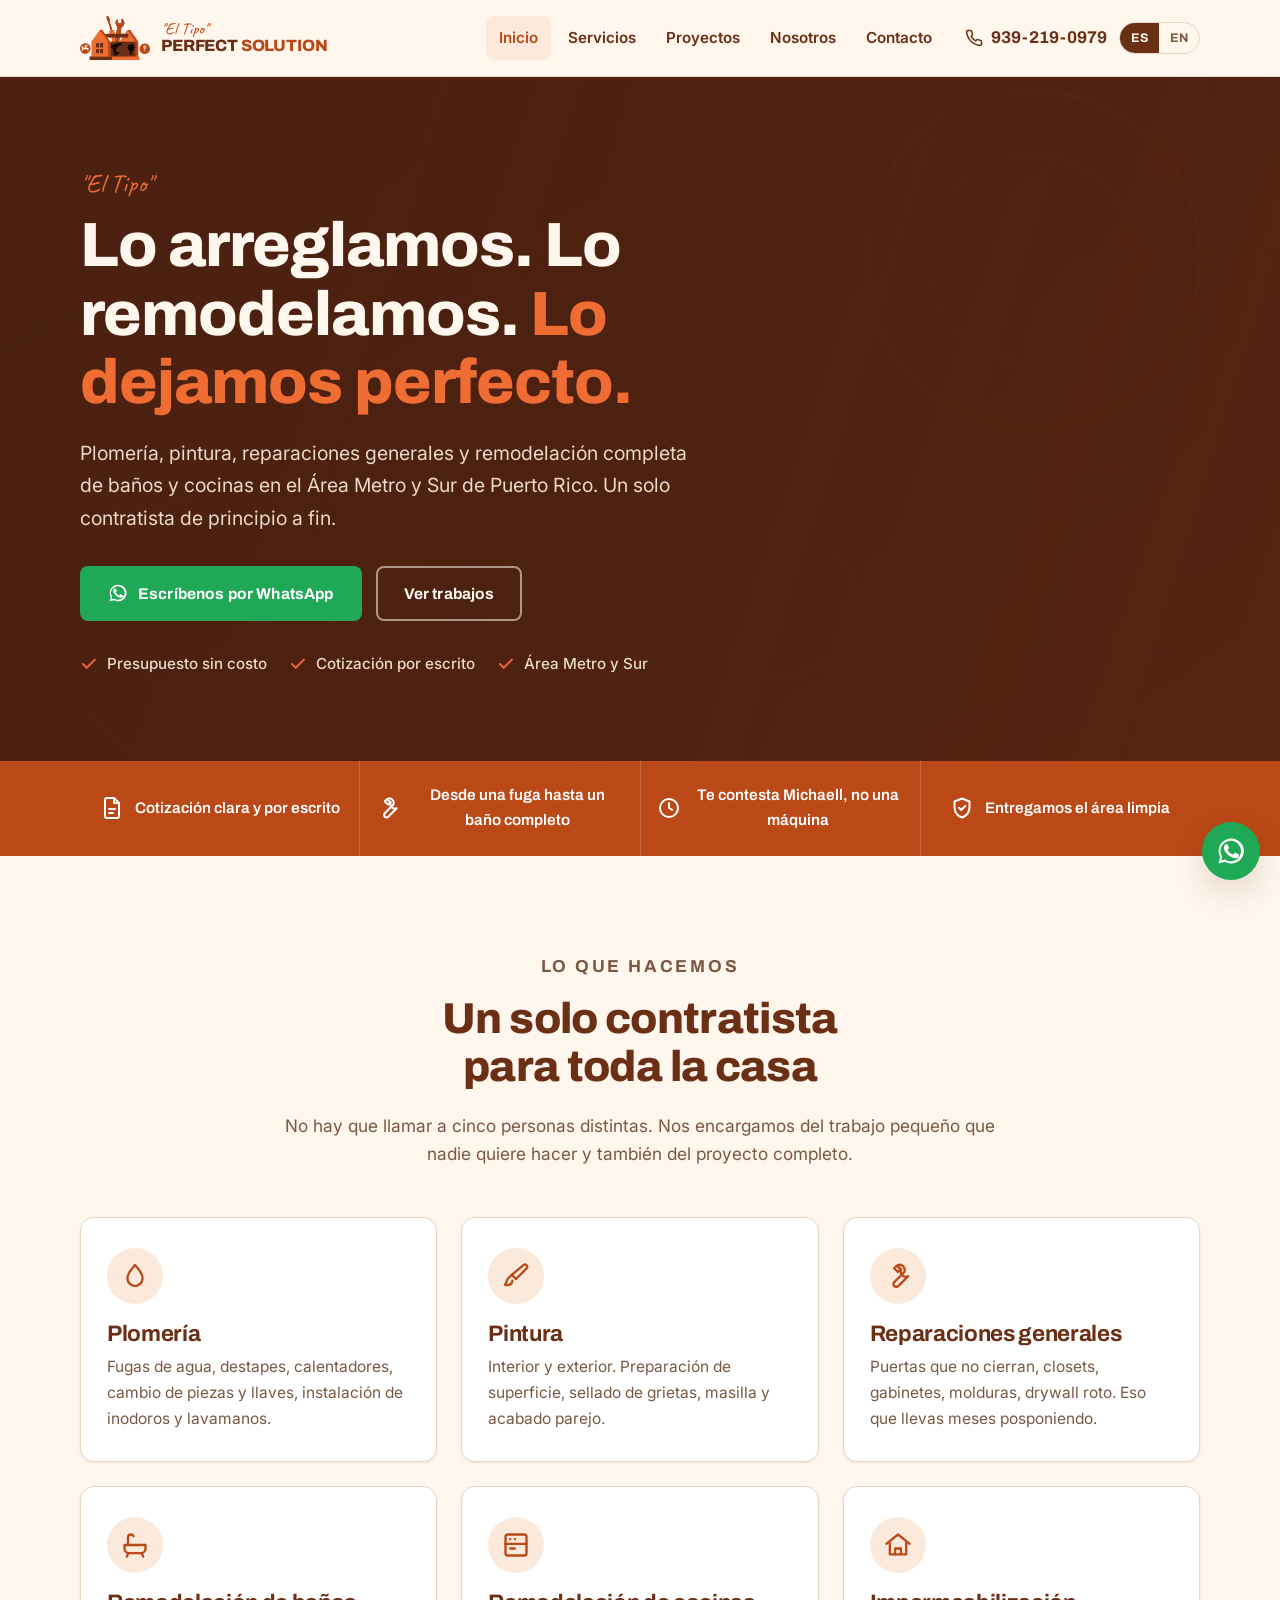
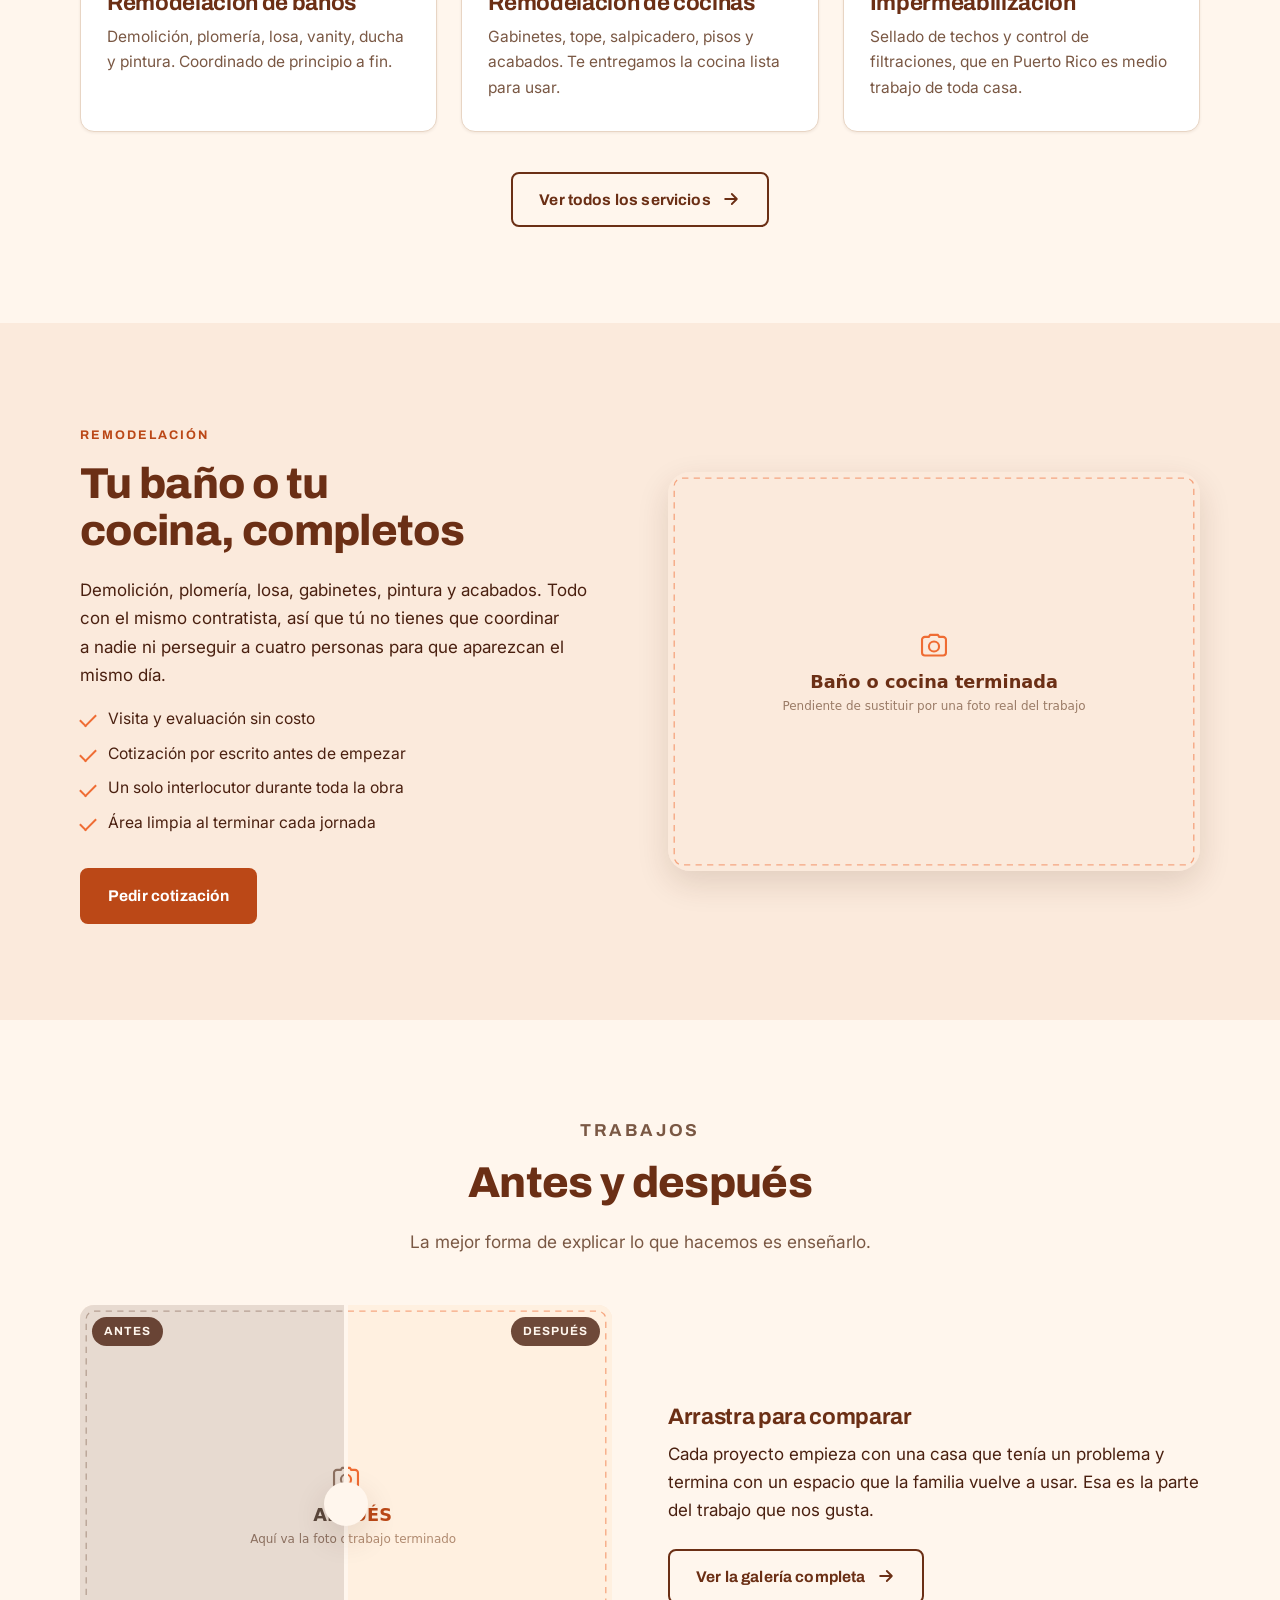
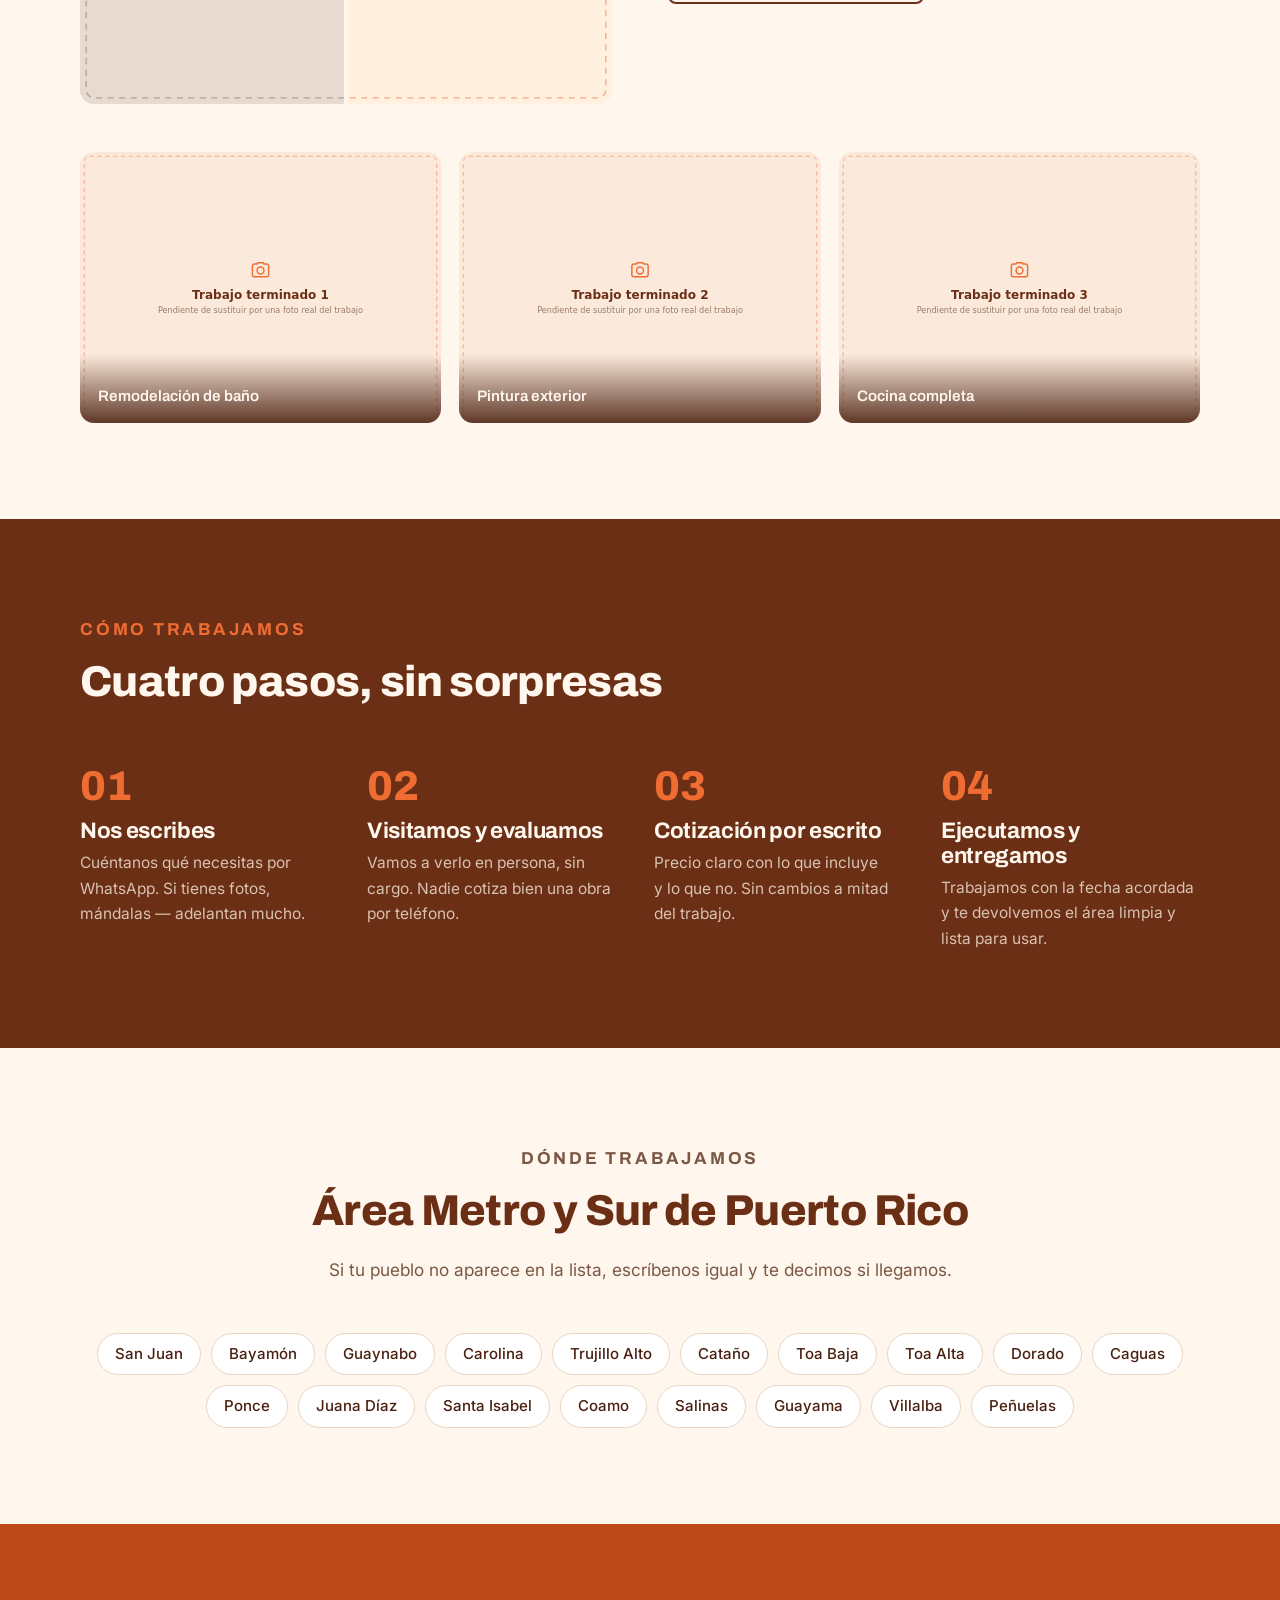
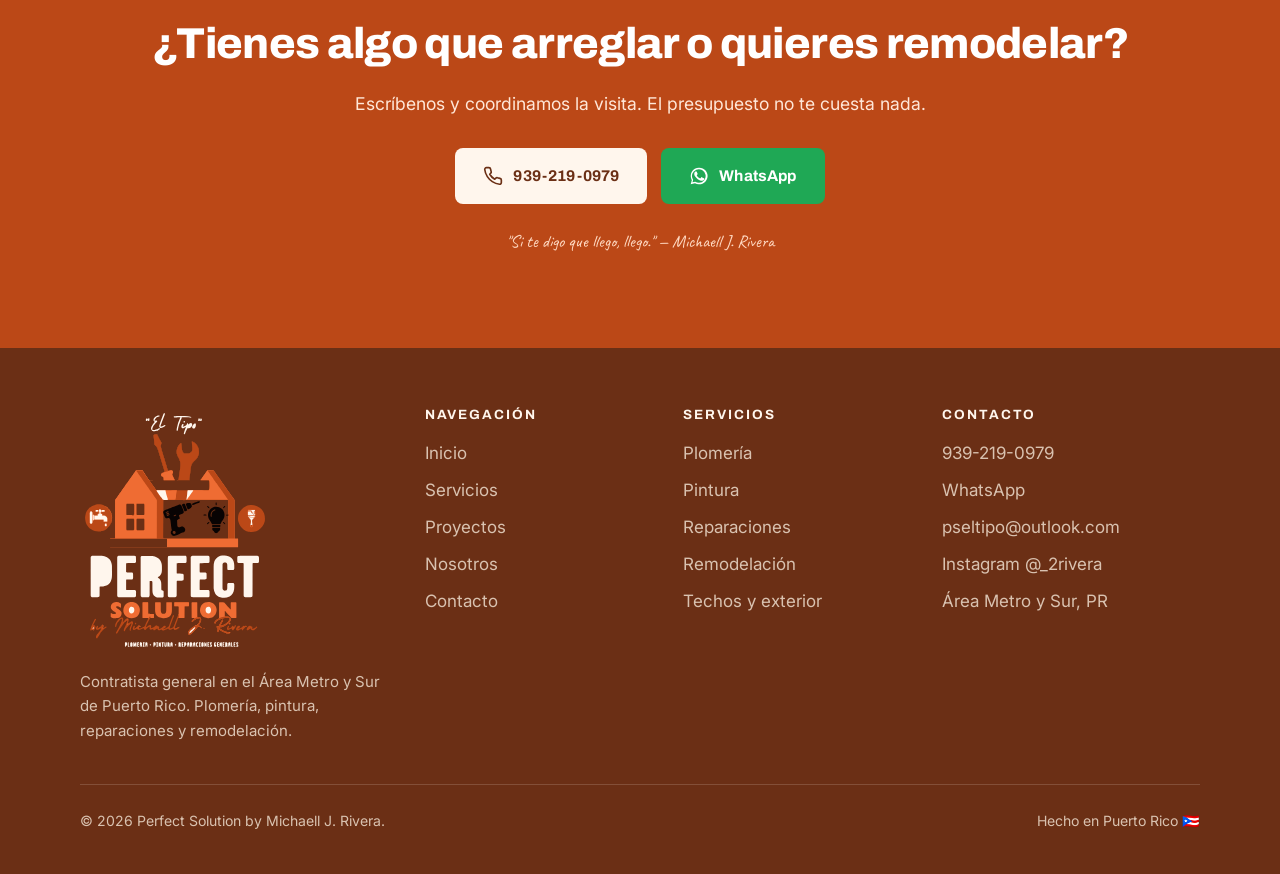
<file: index.html>
<!doctype html>
<html lang="es-PR">
<head>
<meta charset="utf-8">
<meta name="viewport" content="width=device-width, initial-scale=1">
<title>Perfect Solution | Contratista general, plomería y remodelación en Puerto Rico</title>
<meta name="description" content="Contratista general en el Área Metro y Sur de Puerto Rico. Plomería, pintura, reparaciones generales y remodelación completa de baños y cocinas. Presupuesto sin costo. WhatsApp 939-219-0979.">
<link rel="canonical" href="https://bryancampoos.github.io/powersolution/">
<link rel="alternate" hreflang="es-pr" href="https://bryancampoos.github.io/powersolution/">
<link rel="alternate" hreflang="en" href="https://bryancampoos.github.io/powersolution/en/">
<link rel="alternate" hreflang="x-default" href="https://bryancampoos.github.io/powersolution/">

<meta property="og:type" content="website">
<meta property="og:locale" content="es_PR">
<meta property="og:title" content="Perfect Solution | Contratista general, plomería y remodelación en Puerto Rico">
<meta property="og:description" content="Contratista general en el Área Metro y Sur de Puerto Rico. Plomería, pintura, reparaciones generales y remodelación completa de baños y cocinas. Presupuesto sin costo. WhatsApp 939-219-0979.">
<meta property="og:url" content="https://bryancampoos.github.io/powersolution/">
<meta property="og:image" content="https://bryancampoos.github.io/powersolution/assets/logo/logo-512.png">
<meta name="theme-color" content="#6B2F15">

<link rel="icon" href="favicon.ico" sizes="any">
<link rel="icon" href="assets/logo/isotipo.svg" type="image/svg+xml">
<link rel="apple-touch-icon" href="apple-touch-icon.png">
<link rel="manifest" href="site.webmanifest">

<link rel="preconnect" href="https://fonts.googleapis.com">
<link rel="preconnect" href="https://fonts.gstatic.com" crossorigin>
<link rel="stylesheet" href="https://fonts.googleapis.com/css2?family=Archivo:wght@600;700;800&family=Caveat:wght@600&family=Inter:wght@400;500;600&display=swap">
<link rel="stylesheet" href="assets/css/styles.css">
<script>document.documentElement.classList.add('js')</script>
<script type="application/ld+json">
{
  "@context": "https://schema.org",
  "@type": "HomeAndConstructionBusiness",
  "name": "Perfect Solution",
  "alternateName": "Perfect Solution by Michaell J. Rivera",
  "description": "Contratista general: plomeria, pintura, reparaciones generales y remodelacion de banos y cocinas en Puerto Rico.",
  "image": "https://bryancampoos.github.io/powersolution/assets/logo/logo-512.png",
  "logo": "https://bryancampoos.github.io/powersolution/assets/logo/logo.svg",
  "url": "https://bryancampoos.github.io/powersolution/",
  "telephone": "+1-939-219-0979",
  "email": "pseltipo@outlook.com",
  "priceRange": "$$",
  "sameAs": [ "https://www.instagram.com/_2rivera/" ],
  "founder": { "@type": "Person", "name": "Michaell J. Rivera" },
  "address": { "@type": "PostalAddress", "addressRegion": "PR", "addressCountry": "US" },
  "areaServed": [
    { "@type": "AdministrativeArea", "name": "Area Metropolitana de San Juan, Puerto Rico" },
    { "@type": "AdministrativeArea", "name": "Region Sur de Puerto Rico" }
  ],
  "hasOfferCatalog": {
    "@type": "OfferCatalog",
    "name": "Servicios",
    "itemListElement": [
      { "@type": "Offer", "itemOffered": { "@type": "Service", "name": "Plomeria" } },
      { "@type": "Offer", "itemOffered": { "@type": "Service", "name": "Pintura interior y exterior" } },
      { "@type": "Offer", "itemOffered": { "@type": "Service", "name": "Reparaciones generales" } },
      { "@type": "Offer", "itemOffered": { "@type": "Service", "name": "Remodelacion de banos" } },
      { "@type": "Offer", "itemOffered": { "@type": "Service", "name": "Remodelacion de cocinas" } },
      { "@type": "Offer", "itemOffered": { "@type": "Service", "name": "Impermeabilizacion y sellado de techos" } }
    ]
  }
}
</script>
</head>
<body>

<a class="saltar" href="#principal">Saltar al contenido</a>

<svg width="0" height="0" style="position:absolute" aria-hidden="true" focusable="false"><defs>
  <symbol id="i-tel" viewBox="0 0 24 24" fill="none" stroke="currentColor" stroke-width="2" stroke-linecap="round" stroke-linejoin="round"><path d="M22 16.9v3a2 2 0 0 1-2.2 2 19.8 19.8 0 0 1-8.6-3.1 19.5 19.5 0 0 1-6-6A19.8 19.8 0 0 1 2.1 4.2 2 2 0 0 1 4.1 2h3a2 2 0 0 1 2 1.7c.1 1 .4 1.9.7 2.8a2 2 0 0 1-.5 2.1L8.1 9.9a16 16 0 0 0 6 6l1.3-1.3a2 2 0 0 1 2.1-.4c.9.3 1.8.6 2.8.7a2 2 0 0 1 1.7 2z"/></symbol>
  <symbol id="i-wa" viewBox="0 0 24 24" fill="currentColor"><path d="M17.5 14.4c-.3-.2-1.7-.9-2-1-.3-.1-.5-.2-.7.1-.2.3-.7 1-.9 1.2-.2.2-.3.2-.6.1-.3-.2-1.2-.5-2.3-1.4-.9-.8-1.4-1.7-1.6-2-.2-.3 0-.5.1-.6l.5-.5c.1-.2.2-.3.3-.5 0-.2 0-.4 0-.5 0-.2-.7-1.6-.9-2.2-.2-.6-.5-.5-.7-.5h-.6c-.2 0-.5.1-.8.4-.3.3-1 1-1 2.5s1.1 2.9 1.2 3.1c.2.2 2.1 3.2 5.1 4.4.7.3 1.3.5 1.7.6.7.2 1.4.2 1.9.1.6-.1 1.7-.7 2-1.4.2-.7.2-1.3.2-1.4-.1-.1-.3-.2-.6-.3z"/><path d="M12 2a10 10 0 0 0-8.6 15L2 22l5.2-1.4A10 10 0 1 0 12 2zm0 18.2c-1.6 0-3.1-.4-4.4-1.2l-.3-.2-3.1.8.8-3-.2-.3a8.2 8.2 0 1 1 7.2 3.9z"/></symbol>
  <symbol id="i-check" viewBox="0 0 24 24" fill="none" stroke="currentColor" stroke-width="2.4" stroke-linecap="round" stroke-linejoin="round"><path d="M20 6 9 17l-5-5"/></symbol>
  <symbol id="i-gota" viewBox="0 0 24 24" fill="none" stroke="currentColor" stroke-width="2" stroke-linecap="round" stroke-linejoin="round"><path d="M12 2.5S5.5 9.6 5.5 14a6.5 6.5 0 0 0 13 0c0-4.4-6.5-11.5-6.5-11.5z"/></symbol>
  <symbol id="i-brocha" viewBox="0 0 24 24" fill="none" stroke="currentColor" stroke-width="2" stroke-linecap="round" stroke-linejoin="round"><path d="M18.4 2.6a2 2 0 0 1 2.8 2.8L12 14.6 8.4 11z"/><path d="M8.4 11 5 14.4c-1 1-1 3.6-2.5 5.1 0 0 3.5.9 5.4-1a3.5 3.5 0 0 0 1-2.4"/></symbol>
  <symbol id="i-llave" viewBox="0 0 24 24" fill="none" stroke="currentColor" stroke-width="2" stroke-linecap="round" stroke-linejoin="round"><path d="M14.7 6.3a4.5 4.5 0 0 0 6 5.9l-8.5 8.5a2.4 2.4 0 0 1-3.4-3.4l8.5-8.5a4.5 4.5 0 0 0-5.9-6L14 6.4 11.9 8.6 8.7 5.4 10.9 3.2z"/></symbol>
  <symbol id="i-bano" viewBox="0 0 24 24" fill="none" stroke="currentColor" stroke-width="2" stroke-linecap="round" stroke-linejoin="round"><path d="M3 12h18v3a4 4 0 0 1-4 4H7a4 4 0 0 1-4-4z"/><path d="M6 12V5.5A2.5 2.5 0 0 1 8.5 3c1 0 1.8.6 2.2 1.4"/><path d="M6 19.5 5 22M18 19.5 19 22"/></symbol>
  <symbol id="i-cocina" viewBox="0 0 24 24" fill="none" stroke="currentColor" stroke-width="2" stroke-linecap="round" stroke-linejoin="round"><rect x="3" y="3" width="18" height="18" rx="2"/><path d="M3 11h18M7 7h.01M11 7h.01M7 15h4"/></symbol>
  <symbol id="i-techo" viewBox="0 0 24 24" fill="none" stroke="currentColor" stroke-width="2" stroke-linecap="round" stroke-linejoin="round"><path d="M2 11 12 3l10 8"/><path d="M5 10.5V20h14v-9.5"/><path d="M9.5 20v-5h5v5"/></symbol>
  <symbol id="i-doc" viewBox="0 0 24 24" fill="none" stroke="currentColor" stroke-width="2" stroke-linecap="round" stroke-linejoin="round"><path d="M14 2H7a2 2 0 0 0-2 2v16a2 2 0 0 0 2 2h10a2 2 0 0 0 2-2V7z"/><path d="M14 2v5h5M9 13h6M9 17h4"/></symbol>
  <symbol id="i-reloj" viewBox="0 0 24 24" fill="none" stroke="currentColor" stroke-width="2" stroke-linecap="round" stroke-linejoin="round"><circle cx="12" cy="12" r="9"/><path d="M12 7v5l3.2 1.8"/></symbol>
  <symbol id="i-mapa" viewBox="0 0 24 24" fill="none" stroke="currentColor" stroke-width="2" stroke-linecap="round" stroke-linejoin="round"><path d="M20 10.5c0 5.5-8 12-8 12s-8-6.5-8-12a8 8 0 1 1 16 0z"/><circle cx="12" cy="10.3" r="2.8"/></symbol>
  <symbol id="i-mail" viewBox="0 0 24 24" fill="none" stroke="currentColor" stroke-width="2" stroke-linecap="round" stroke-linejoin="round"><rect x="2.5" y="4.5" width="19" height="15" rx="2"/><path d="m3 6.5 9 6 9-6"/></symbol>
  <symbol id="i-flecha" viewBox="0 0 24 24" fill="none" stroke="currentColor" stroke-width="2.2" stroke-linecap="round" stroke-linejoin="round"><path d="M5 12h14M13 6l6 6-6 6"/></symbol>
  <symbol id="i-escudo" viewBox="0 0 24 24" fill="none" stroke="currentColor" stroke-width="2" stroke-linecap="round" stroke-linejoin="round"><path d="M12 2.5 4.5 5.5V11c0 5 3.2 9 7.5 10.5 4.3-1.5 7.5-5.5 7.5-10.5V5.5z"/><path d="m9 11.8 2.2 2.2 4-4"/></symbol>
  <symbol id="i-ventana" viewBox="0 0 24 24" fill="none" stroke="currentColor" stroke-width="2" stroke-linecap="round" stroke-linejoin="round"><rect x="3.5" y="3.5" width="17" height="17" rx="2"/><path d="M12 3.5v17M3.5 12h17"/></symbol>
  <symbol id="i-regla" viewBox="0 0 24 24" fill="none" stroke="currentColor" stroke-width="2" stroke-linecap="round" stroke-linejoin="round"><path d="M15.6 2.6 21.4 8.4a2 2 0 0 1 0 2.8L11.2 21.4a2 2 0 0 1-2.8 0L2.6 15.6a2 2 0 0 1 0-2.8L12.8 2.6a2 2 0 0 1 2.8 0z"/><path d="m7 11 2 2M10 8l2 2M13 5l2 2"/></symbol>
  <symbol id="i-ig" viewBox="0 0 24 24" fill="none" stroke="currentColor" stroke-width="2" stroke-linecap="round" stroke-linejoin="round"><rect x="2.6" y="2.6" width="18.8" height="18.8" rx="5.4"/><circle cx="12" cy="12" r="4.2"/><circle cx="17.5" cy="6.5" r="1.15" fill="currentColor" stroke="none"/></symbol>
</defs></svg>
<header class="header">
  <div class="contenedor header__fila">
    <a class="marca" href="index.html" aria-label="Perfect Solution — inicio">
      <img src="assets/logo/isotipo.svg" alt="" width="44" height="44">
      <span class="marca__texto">
        <span class="marca__apodo">"El Tipo"</span>
        <span class="marca__nombre">Perfect <span>Solution</span></span>
      </span>
    </a>

    <button class="hamburguesa" type="button" aria-expanded="false" aria-controls="menu" aria-label="Abrir menú">
      <span></span>
    </button>

    <nav class="nav" id="menu" aria-label="Principal">
      <ul>
        <li><a href="index.html" aria-current="page">Inicio</a></li>
        <li><a href="servicios.html">Servicios</a></li>
        <li><a href="proyectos.html">Proyectos</a></li>
        <li><a href="nosotros.html">Nosotros</a></li>
        <li><a href="contacto.html">Contacto</a></li>
      </ul>
    </nav>

    <div class="header__acciones">
      <a class="tel-header" href="tel:+19392190979">
        <svg aria-hidden="true"><use href="#i-tel"/></svg>
        <span>939-219-0979</span>
      </a>
      <div class="idioma">
        <a href="index.html" aria-current="true" hreflang="es">ES</a>
        <a href="en/index.html" hreflang="en">EN</a>
      </div>
    </div>
  </div>
</header>

<main id="principal">

  <section class="hero">
    <div class="hero__fondo">
      <img src="assets/img/hero.svg" alt="" width="1600" height="900" fetchpriority="high">
    </div>
    <div class="contenedor">
     <div class="hero__contenido">
      <p class="hero__apodo">"El Tipo"</p>
      <h1>Lo arreglamos. Lo remodelamos. <em>Lo dejamos perfecto.</em></h1>
      <p class="hero__bajada">Plomería, pintura, reparaciones generales y remodelación completa de baños y cocinas en el Área Metro y Sur de Puerto Rico. Un solo contratista de principio a fin.</p>
      <div class="grupo-btn">
        <a class="btn btn--wa" href="https://wa.me/19392190979?text=Hola%20Michaell%2C%20vi%20su%20p%C3%A1gina%20y%20necesito%20ayuda%20con..." target="_blank" rel="noopener">
          <svg aria-hidden="true"><use href="#i-wa"/></svg>
          Escríbenos por WhatsApp
        </a>
        <a class="btn btn--fantasma-claro" href="proyectos.html">Ver trabajos</a>
      </div>
      <ul class="hero__sellos">
        <li><svg aria-hidden="true"><use href="#i-check"/></svg> Presupuesto sin costo</li>
        <li><svg aria-hidden="true"><use href="#i-check"/></svg> Cotización por escrito</li>
        <li><svg aria-hidden="true"><use href="#i-check"/></svg> Área Metro y Sur</li>
      </ul>
     </div>
    </div>
  </section>

  <section class="confianza">
    <div class="contenedor">
      <ul>
        <li><svg aria-hidden="true"><use href="#i-doc"/></svg> Cotización clara y por escrito</li>
        <li><svg aria-hidden="true"><use href="#i-llave"/></svg> Desde una fuga hasta un baño completo</li>
        <li><svg aria-hidden="true"><use href="#i-reloj"/></svg> Te contesta Michaell, no una máquina</li>
        <li><svg aria-hidden="true"><use href="#i-escudo"/></svg> Entregamos el área limpia</li>
      </ul>
    </div>
  </section>

  <section class="seccion">
    <div class="contenedor">
      <div class="encabezado-seccion centrado revelar">
        <p class="antetitulo">Lo que hacemos</p>
        <h2>Un solo contratista para toda la casa</h2>
        <p>No hay que llamar a cinco personas distintas. Nos encargamos del trabajo pequeño que nadie quiere hacer y también del proyecto completo.</p>
      </div>

      <div class="rejilla rejilla--3">
        <article class="tarjeta revelar">
          <div class="tarjeta__icono"><svg aria-hidden="true"><use href="#i-gota"/></svg></div>
          <h3>Plomería</h3>
          <p>Fugas de agua, destapes, calentadores, cambio de piezas y llaves, instalación de inodoros y lavamanos.</p>
        </article>
        <article class="tarjeta revelar">
          <div class="tarjeta__icono"><svg aria-hidden="true"><use href="#i-brocha"/></svg></div>
          <h3>Pintura</h3>
          <p>Interior y exterior. Preparación de superficie, sellado de grietas, masilla y acabado parejo.</p>
        </article>
        <article class="tarjeta revelar">
          <div class="tarjeta__icono"><svg aria-hidden="true"><use href="#i-llave"/></svg></div>
          <h3>Reparaciones generales</h3>
          <p>Puertas que no cierran, closets, gabinetes, molduras, drywall roto. Eso que llevas meses posponiendo.</p>
        </article>
        <article class="tarjeta revelar">
          <div class="tarjeta__icono"><svg aria-hidden="true"><use href="#i-bano"/></svg></div>
          <h3>Remodelación de baños</h3>
          <p>Demolición, plomería, losa, vanity, ducha y pintura. Coordinado de principio a fin.</p>
        </article>
        <article class="tarjeta revelar">
          <div class="tarjeta__icono"><svg aria-hidden="true"><use href="#i-cocina"/></svg></div>
          <h3>Remodelación de cocinas</h3>
          <p>Gabinetes, tope, salpicadero, pisos y acabados. Te entregamos la cocina lista para usar.</p>
        </article>
        <article class="tarjeta revelar">
          <div class="tarjeta__icono"><svg aria-hidden="true"><use href="#i-techo"/></svg></div>
          <h3>Impermeabilización</h3>
          <p>Sellado de techos y control de filtraciones, que en Puerto Rico es medio trabajo de toda casa.</p>
        </article>
      </div>

      <div class="grupo-btn revelar" style="margin-top:40px;justify-content:center">
        <a class="btn btn--secundario" href="servicios.html">
          Ver todos los servicios
          <svg aria-hidden="true"><use href="#i-flecha"/></svg>
        </a>
      </div>
    </div>
  </section>

  <section class="seccion seccion--alt">
    <div class="contenedor dos-col">
      <div class="revelar">
        <p class="antetitulo">Remodelación</p>
        <h2>Tu baño o tu cocina, completos</h2>
        <p>Demolición, plomería, losa, gabinetes, pintura y acabados. Todo con el mismo contratista, así que tú no tienes que coordinar a nadie ni perseguir a cuatro personas para que aparezcan el mismo día.</p>
        <ul class="lista-marcas">
          <li>Visita y evaluación sin costo</li>
          <li>Cotización por escrito antes de empezar</li>
          <li>Un solo interlocutor durante toda la obra</li>
          <li>Área limpia al terminar cada jornada</li>
        </ul>
        <div class="grupo-btn" style="margin-top:32px">
          <a class="btn btn--primario" href="contacto.html">Pedir cotización</a>
        </div>
      </div>
      <div class="dos-col__media revelar">
        <img src="assets/img/remodelacion.svg" alt="Baño remodelado por Perfect Solution" width="1200" height="900" loading="lazy">
      </div>
    </div>
  </section>

  <section class="seccion">
    <div class="contenedor">
      <div class="encabezado-seccion centrado revelar">
        <p class="antetitulo">Trabajos</p>
        <h2>Antes y después</h2>
        <p>La mejor forma de explicar lo que hacemos es enseñarlo.</p>
      </div>

      <div class="dos-col revelar" style="margin-bottom:48px">
        <div class="comparador">
          <img src="assets/img/despues-1.svg" alt="Después" width="1200" height="900" loading="lazy">
          <div class="comparador__frente">
            <img src="assets/img/antes-1.svg" alt="Antes" width="1200" height="900" loading="lazy">
          </div>
          <div class="comparador__tirador" aria-hidden="true"></div>
          <span class="comparador__etiqueta comparador__etiqueta--a">Antes</span>
          <span class="comparador__etiqueta comparador__etiqueta--b">Después</span>
          <input type="range" min="0" max="100" value="50" aria-label="Antes / Después">
        </div>
        <div>
          <h3>Arrastra para comparar</h3>
          <p>Cada proyecto empieza con una casa que tenía un problema y termina con un espacio que la familia vuelve a usar. Esa es la parte del trabajo que nos gusta.</p>
          <div class="grupo-btn" style="margin-top:24px">
            <a class="btn btn--secundario" href="proyectos.html">
              Ver la galería completa
              <svg aria-hidden="true"><use href="#i-flecha"/></svg>
            </a>
          </div>
        </div>
      </div>

      <div class="galeria">
        <figure class="revelar"><img src="assets/img/trabajo-1.svg" alt="Remodelación de baño" width="1200" height="900" loading="lazy"><figcaption>Remodelación de baño</figcaption></figure>
        <figure class="revelar"><img src="assets/img/trabajo-2.svg" alt="Pintura exterior" width="1200" height="900" loading="lazy"><figcaption>Pintura exterior</figcaption></figure>
        <figure class="revelar"><img src="assets/img/trabajo-3.svg" alt="Cocina completa" width="1200" height="900" loading="lazy"><figcaption>Cocina completa</figcaption></figure>
      </div>
    </div>
  </section>

  <section class="seccion seccion--marron">
    <div class="contenedor">
      <div class="encabezado-seccion revelar">
        <p class="antetitulo">Cómo trabajamos</p>
        <h2>Cuatro pasos, sin sorpresas</h2>
      </div>
      <ol class="pasos">
        <li class="revelar">
          <h3>Nos escribes</h3>
          <p>Cuéntanos qué necesitas por WhatsApp. Si tienes fotos, mándalas — adelantan mucho.</p>
        </li>
        <li class="revelar">
          <h3>Visitamos y evaluamos</h3>
          <p>Vamos a verlo en persona, sin cargo. Nadie cotiza bien una obra por teléfono.</p>
        </li>
        <li class="revelar">
          <h3>Cotización por escrito</h3>
          <p>Precio claro con lo que incluye y lo que no. Sin cambios a mitad del trabajo.</p>
        </li>
        <li class="revelar">
          <h3>Ejecutamos y entregamos</h3>
          <p>Trabajamos con la fecha acordada y te devolvemos el área limpia y lista para usar.</p>
        </li>
      </ol>
    </div>
  </section>

  <section class="seccion">
    <div class="contenedor">
      <div class="encabezado-seccion centrado revelar">
        <p class="antetitulo">Dónde trabajamos</p>
        <h2>Área Metro y Sur de Puerto Rico</h2>
        <p>Si tu pueblo no aparece en la lista, escríbenos igual y te decimos si llegamos.</p>
      </div>
      <ul class="pueblos revelar" style="justify-content:center"><li>San Juan</li><li>Bayamón</li><li>Guaynabo</li><li>Carolina</li><li>Trujillo Alto</li><li>Cataño</li><li>Toa Baja</li><li>Toa Alta</li><li>Dorado</li><li>Caguas</li><li>Ponce</li><li>Juana Díaz</li><li>Santa Isabel</li><li>Coamo</li><li>Salinas</li><li>Guayama</li><li>Villalba</li><li>Peñuelas</li></ul>
    </div>
  </section>

  <section class="seccion cta-cierre">
    <div class="contenedor">
      <h2>¿Tienes algo que arreglar o quieres remodelar?</h2>
      <p>Escríbenos y coordinamos la visita. El presupuesto no te cuesta nada.</p>
      <div class="grupo-btn">
        <a class="btn btn--claro" href="tel:+19392190979">
          <svg aria-hidden="true"><use href="#i-tel"/></svg>
          939-219-0979
        </a>
        <a class="btn btn--wa" href="https://wa.me/19392190979?text=Hola%20Michaell%2C%20vi%20su%20p%C3%A1gina%20y%20necesito%20ayuda%20con..." target="_blank" rel="noopener">
          <svg aria-hidden="true"><use href="#i-wa"/></svg>
          WhatsApp
        </a>
      </div>
      <p class="firma">"Si te digo que llego, llego." — Michaell J. Rivera</p>
    </div>
  </section>
</main>

<footer class="footer">
  <div class="contenedor">
    <div class="footer__rejilla">
      <div>
        <img class="footer__logo" src="assets/logo/logo-light.svg" alt="Perfect Solution by Michaell J. Rivera" width="190" height="244">
        <p style="font-size:.94rem">Contratista general en el Área Metro y Sur de Puerto Rico. Plomería, pintura, reparaciones y remodelación.</p>
      </div>

      <div>
        <h3>Navegación</h3>
        <ul>
          <li><a href="index.html">Inicio</a></li>
          <li><a href="servicios.html">Servicios</a></li>
          <li><a href="proyectos.html">Proyectos</a></li>
          <li><a href="nosotros.html">Nosotros</a></li>
          <li><a href="contacto.html">Contacto</a></li>
        </ul>
      </div>

      <div>
        <h3>Servicios</h3>
        <ul>
          <li><a href="servicios.html#plomeria">Plomería</a></li>
          <li><a href="servicios.html#pintura">Pintura</a></li>
          <li><a href="servicios.html#reparaciones">Reparaciones</a></li>
          <li><a href="servicios.html#remodelacion">Remodelación</a></li>
          <li><a href="servicios.html#exterior">Techos y exterior</a></li>
        </ul>
      </div>

      <div>
        <h3>Contacto</h3>
        <ul>
          <li><a href="tel:+19392190979">939-219-0979</a></li>
          <li><a href="https://wa.me/19392190979" target="_blank" rel="noopener">WhatsApp</a></li>
          <li><a href="mailto:pseltipo@outlook.com">pseltipo@outlook.com</a></li>
          <li><a href="https://www.instagram.com/_2rivera/" target="_blank" rel="noopener">Instagram @_2rivera</a></li>
          <li>Área Metro y Sur, PR</li>
        </ul>
      </div>
    </div>

    <div class="footer__pie">
      <p>© <span data-anio>2026</span> Perfect Solution by Michaell J. Rivera.</p>
      <p>Hecho en Puerto Rico 🇵🇷</p>
    </div>
  </div>
</footer>

<a class="wa-flotante" href="https://wa.me/19392190979?text=Hola%20Michaell%2C%20vi%20su%20p%C3%A1gina%20y%20necesito%20ayuda%20con..." target="_blank" rel="noopener" aria-label="Escribir por WhatsApp">
  <svg aria-hidden="true"><use href="#i-wa"/></svg>
</a>

<div class="barra-movil">
  <a href="tel:+19392190979"><svg aria-hidden="true"><use href="#i-tel"/></svg> Llamar</a>
  <a href="https://wa.me/19392190979?text=Hola%20Michaell%2C%20vi%20su%20p%C3%A1gina%20y%20necesito%20ayuda%20con..." target="_blank" rel="noopener"><svg aria-hidden="true"><use href="#i-wa"/></svg> WhatsApp</a>
</div>

<script src="assets/js/main.js" defer></script>
</body>
</html>
</file>
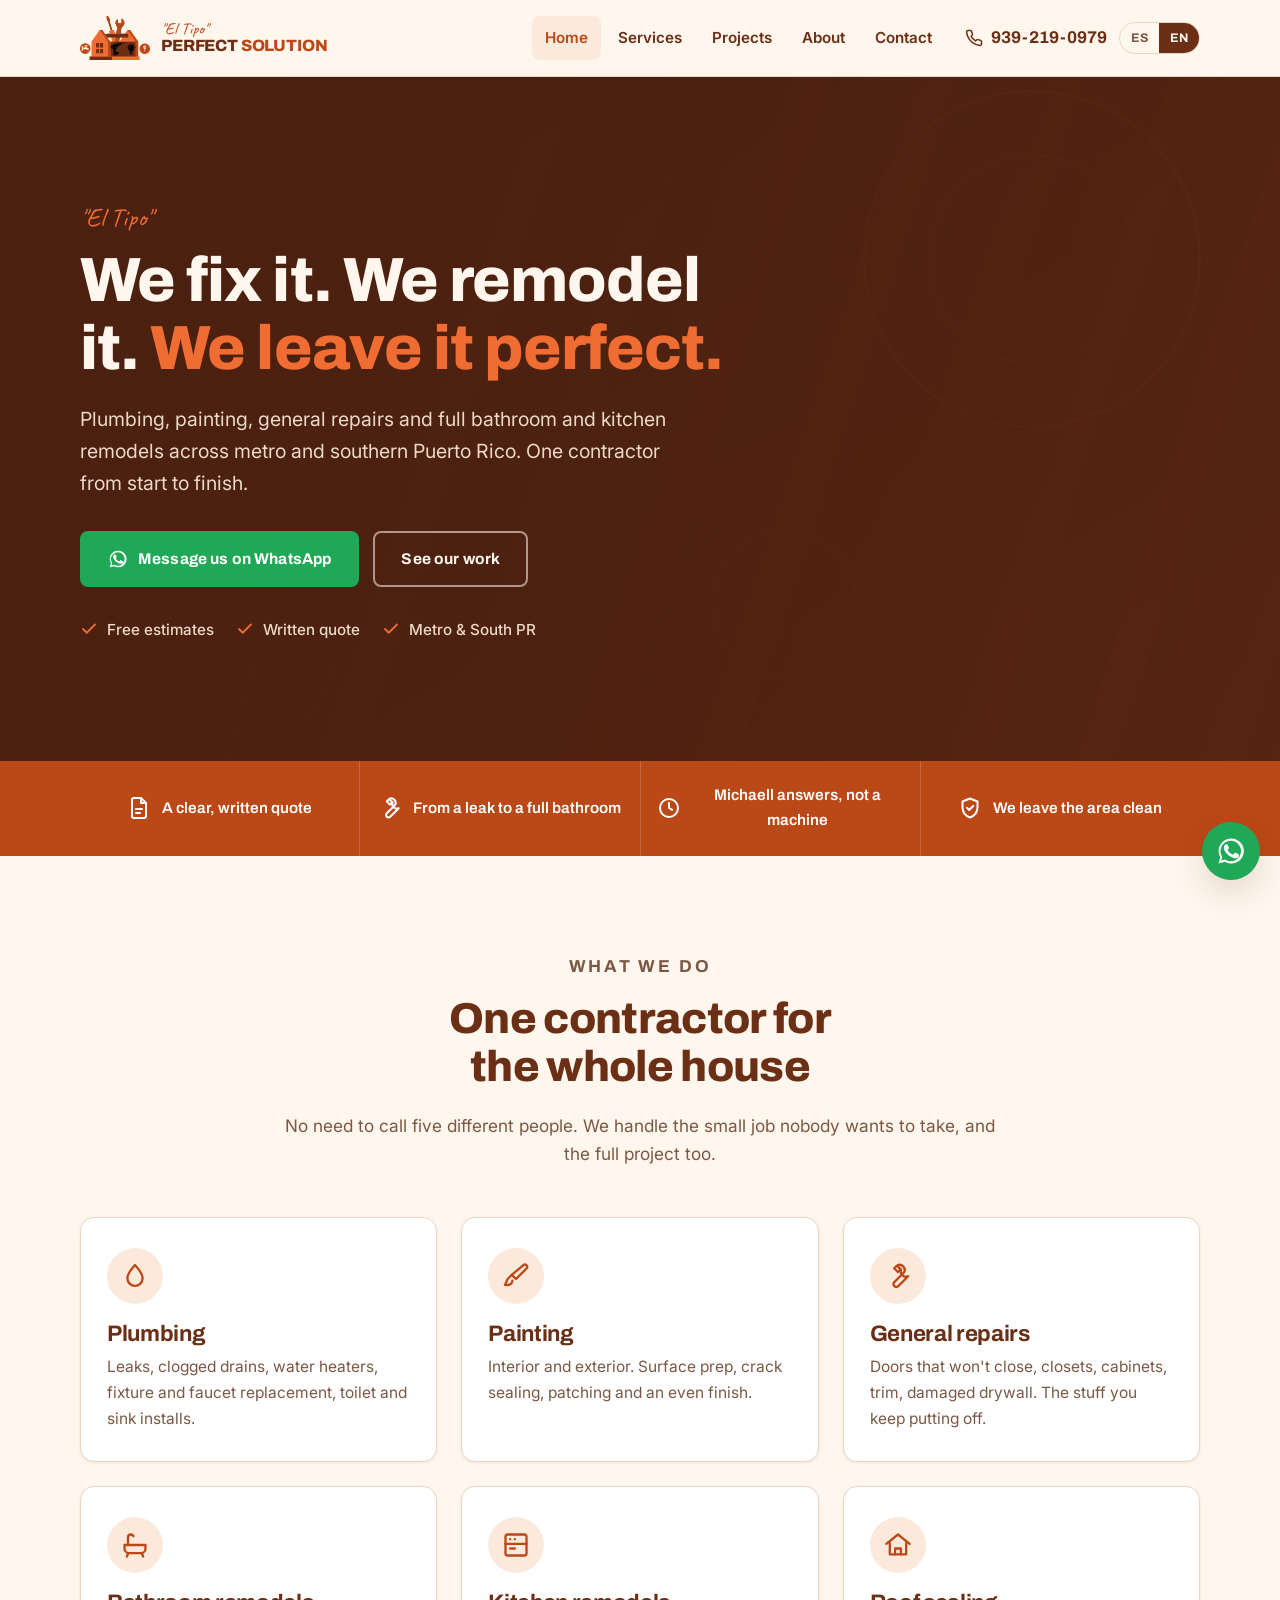
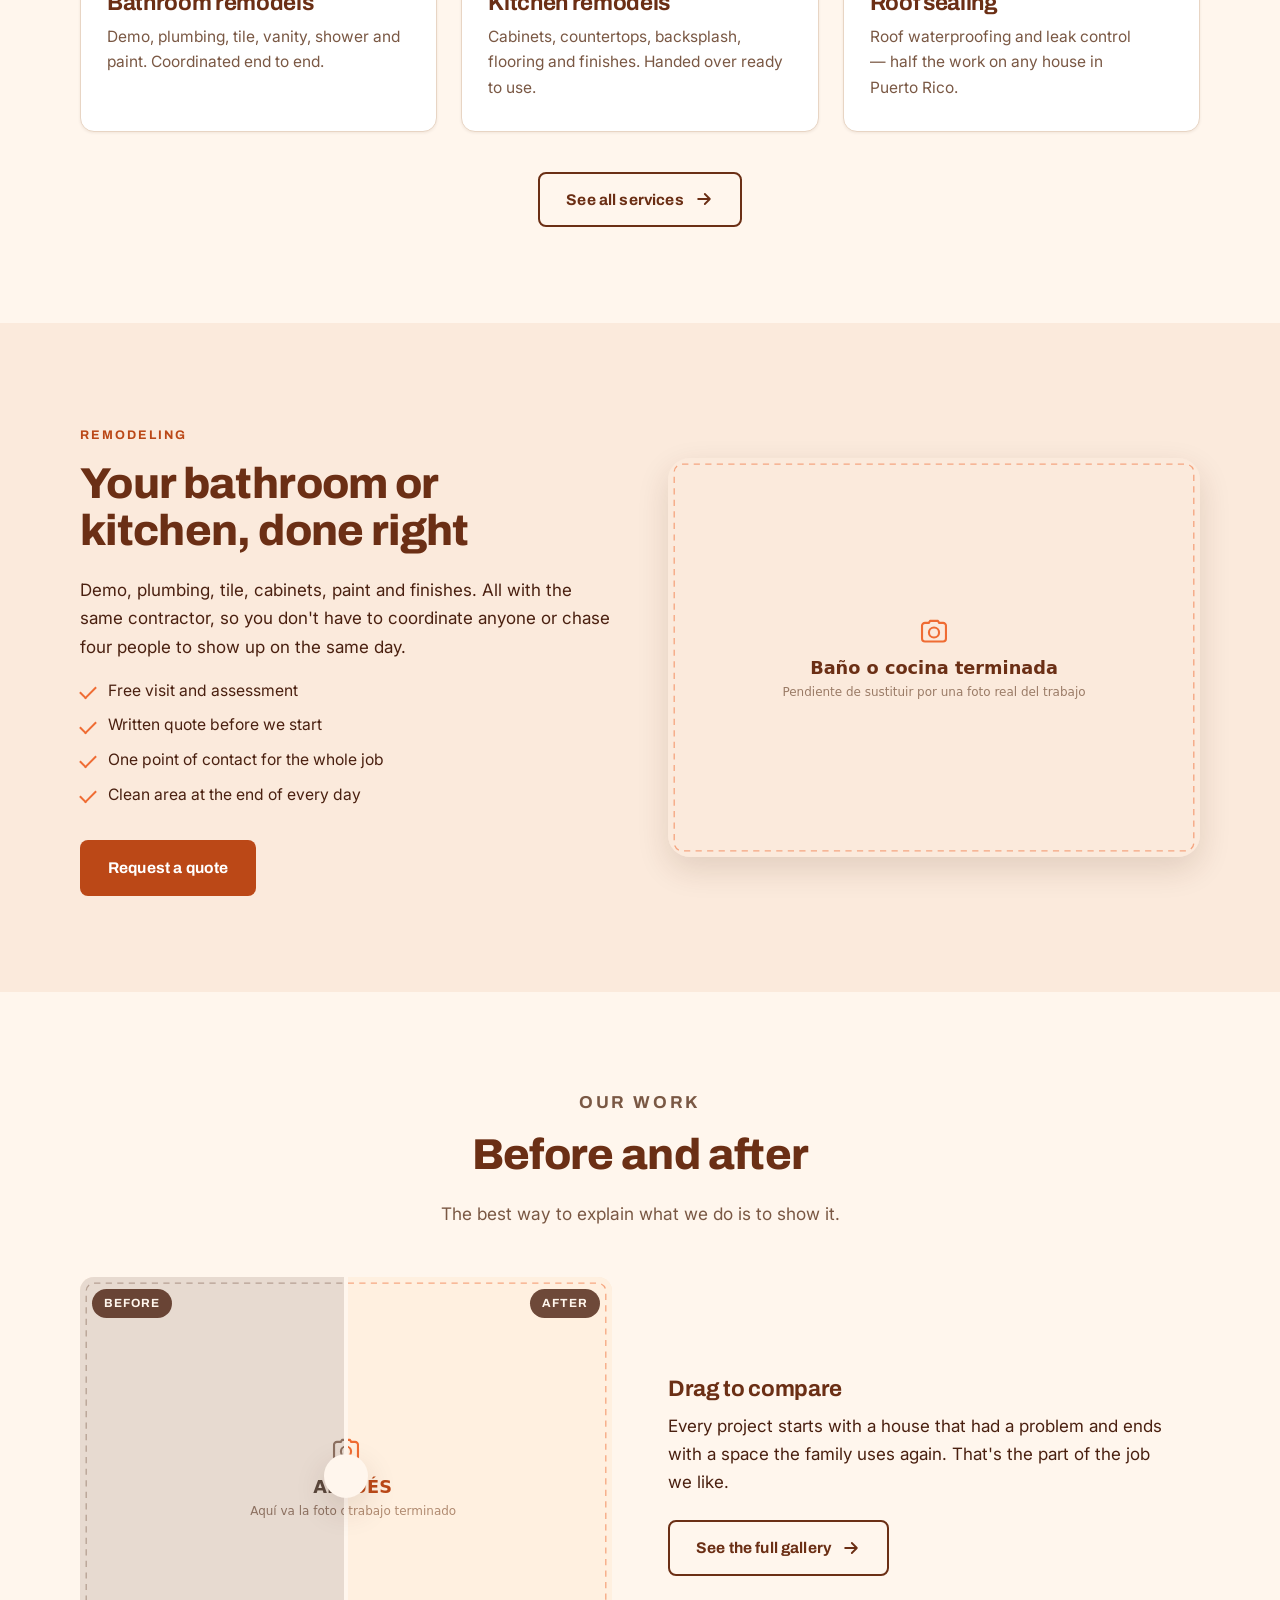
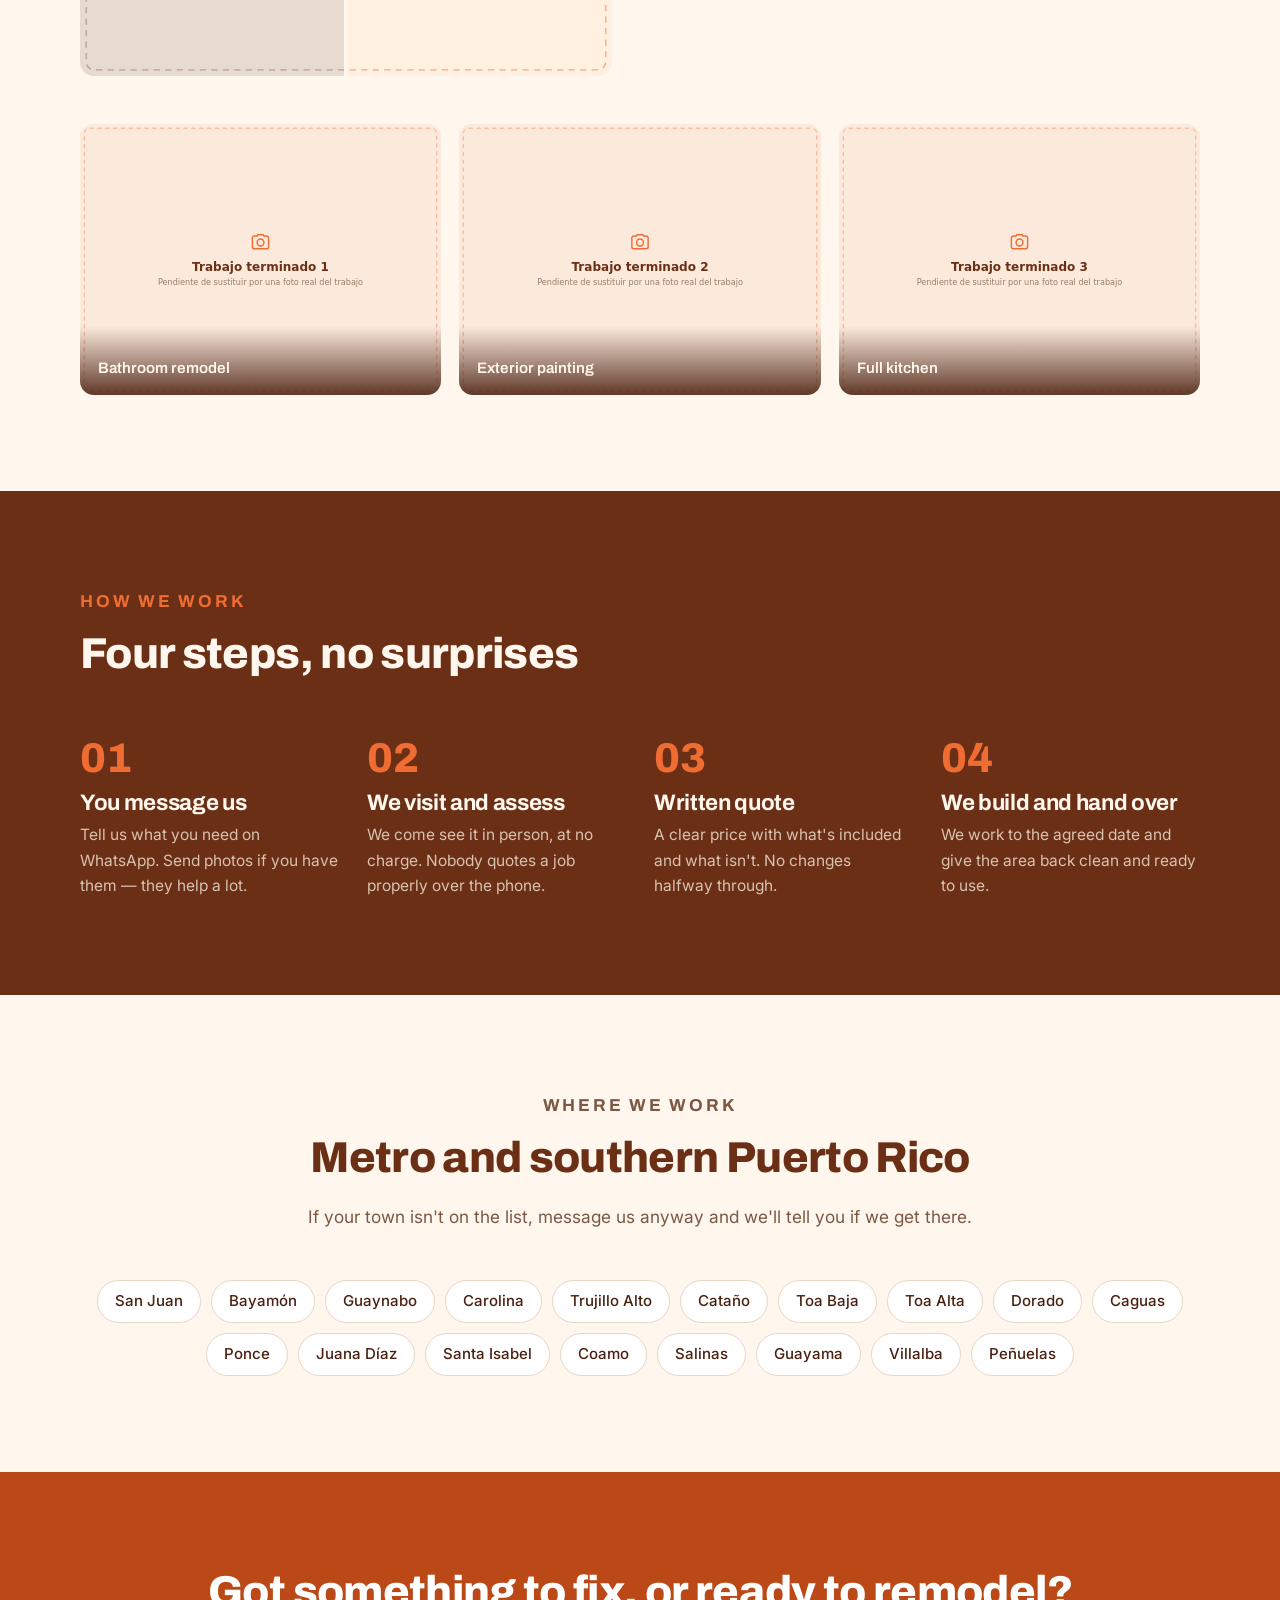
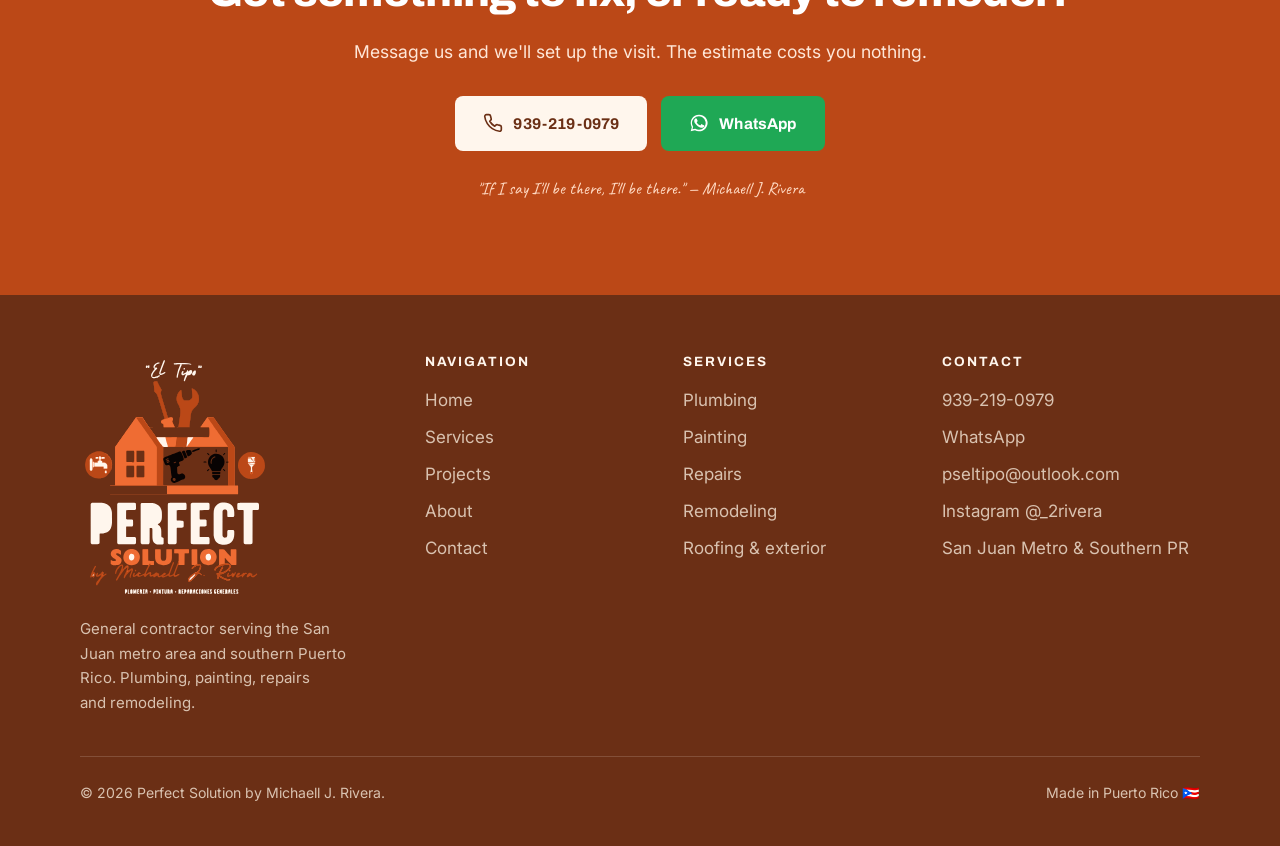
<file: en/index.html>
<!doctype html>
<html lang="en">
<head>
<meta charset="utf-8">
<meta name="viewport" content="width=device-width, initial-scale=1">
<title>Perfect Solution | General Contractor, Plumbing & Remodeling in Puerto Rico</title>
<meta name="description" content="General contractor serving the San Juan metro area and southern Puerto Rico. Plumbing, painting, general repairs and full bathroom and kitchen remodeling. Free estimates. WhatsApp 939-219-0979.">
<link rel="canonical" href="https://bryancampoos.github.io/powersolution/en/">
<link rel="alternate" hreflang="es-pr" href="https://bryancampoos.github.io/powersolution/">
<link rel="alternate" hreflang="en" href="https://bryancampoos.github.io/powersolution/en/">
<link rel="alternate" hreflang="x-default" href="https://bryancampoos.github.io/powersolution/">

<meta property="og:type" content="website">
<meta property="og:locale" content="en_US">
<meta property="og:title" content="Perfect Solution | General Contractor, Plumbing & Remodeling in Puerto Rico">
<meta property="og:description" content="General contractor serving the San Juan metro area and southern Puerto Rico. Plumbing, painting, general repairs and full bathroom and kitchen remodeling. Free estimates. WhatsApp 939-219-0979.">
<meta property="og:url" content="https://bryancampoos.github.io/powersolution/en/">
<meta property="og:image" content="https://bryancampoos.github.io/powersolution/assets/logo/logo-512.png">
<meta name="theme-color" content="#6B2F15">

<link rel="icon" href="../favicon.ico" sizes="any">
<link rel="icon" href="../assets/logo/isotipo.svg" type="image/svg+xml">
<link rel="apple-touch-icon" href="../apple-touch-icon.png">
<link rel="manifest" href="../site.webmanifest">

<link rel="preconnect" href="https://fonts.googleapis.com">
<link rel="preconnect" href="https://fonts.gstatic.com" crossorigin>
<link rel="stylesheet" href="https://fonts.googleapis.com/css2?family=Archivo:wght@600;700;800&family=Caveat:wght@600&family=Inter:wght@400;500;600&display=swap">
<link rel="stylesheet" href="../assets/css/styles.css">
<script>document.documentElement.classList.add('js')</script>
<script type="application/ld+json">
{
  "@context": "https://schema.org",
  "@type": "HomeAndConstructionBusiness",
  "name": "Perfect Solution",
  "alternateName": "Perfect Solution by Michaell J. Rivera",
  "description": "Contratista general: plomeria, pintura, reparaciones generales y remodelacion de banos y cocinas en Puerto Rico.",
  "image": "https://bryancampoos.github.io/powersolution/assets/logo/logo-512.png",
  "logo": "https://bryancampoos.github.io/powersolution/assets/logo/logo.svg",
  "url": "https://bryancampoos.github.io/powersolution/",
  "telephone": "+1-939-219-0979",
  "email": "pseltipo@outlook.com",
  "priceRange": "$$",
  "sameAs": [ "https://www.instagram.com/_2rivera/" ],
  "founder": { "@type": "Person", "name": "Michaell J. Rivera" },
  "address": { "@type": "PostalAddress", "addressRegion": "PR", "addressCountry": "US" },
  "areaServed": [
    { "@type": "AdministrativeArea", "name": "Area Metropolitana de San Juan, Puerto Rico" },
    { "@type": "AdministrativeArea", "name": "Region Sur de Puerto Rico" }
  ],
  "hasOfferCatalog": {
    "@type": "OfferCatalog",
    "name": "Servicios",
    "itemListElement": [
      { "@type": "Offer", "itemOffered": { "@type": "Service", "name": "Plomeria" } },
      { "@type": "Offer", "itemOffered": { "@type": "Service", "name": "Pintura interior y exterior" } },
      { "@type": "Offer", "itemOffered": { "@type": "Service", "name": "Reparaciones generales" } },
      { "@type": "Offer", "itemOffered": { "@type": "Service", "name": "Remodelacion de banos" } },
      { "@type": "Offer", "itemOffered": { "@type": "Service", "name": "Remodelacion de cocinas" } },
      { "@type": "Offer", "itemOffered": { "@type": "Service", "name": "Impermeabilizacion y sellado de techos" } }
    ]
  }
}
</script>
</head>
<body>

<a class="saltar" href="#principal">Skip to content</a>

<svg width="0" height="0" style="position:absolute" aria-hidden="true" focusable="false"><defs>
  <symbol id="i-tel" viewBox="0 0 24 24" fill="none" stroke="currentColor" stroke-width="2" stroke-linecap="round" stroke-linejoin="round"><path d="M22 16.9v3a2 2 0 0 1-2.2 2 19.8 19.8 0 0 1-8.6-3.1 19.5 19.5 0 0 1-6-6A19.8 19.8 0 0 1 2.1 4.2 2 2 0 0 1 4.1 2h3a2 2 0 0 1 2 1.7c.1 1 .4 1.9.7 2.8a2 2 0 0 1-.5 2.1L8.1 9.9a16 16 0 0 0 6 6l1.3-1.3a2 2 0 0 1 2.1-.4c.9.3 1.8.6 2.8.7a2 2 0 0 1 1.7 2z"/></symbol>
  <symbol id="i-wa" viewBox="0 0 24 24" fill="currentColor"><path d="M17.5 14.4c-.3-.2-1.7-.9-2-1-.3-.1-.5-.2-.7.1-.2.3-.7 1-.9 1.2-.2.2-.3.2-.6.1-.3-.2-1.2-.5-2.3-1.4-.9-.8-1.4-1.7-1.6-2-.2-.3 0-.5.1-.6l.5-.5c.1-.2.2-.3.3-.5 0-.2 0-.4 0-.5 0-.2-.7-1.6-.9-2.2-.2-.6-.5-.5-.7-.5h-.6c-.2 0-.5.1-.8.4-.3.3-1 1-1 2.5s1.1 2.9 1.2 3.1c.2.2 2.1 3.2 5.1 4.4.7.3 1.3.5 1.7.6.7.2 1.4.2 1.9.1.6-.1 1.7-.7 2-1.4.2-.7.2-1.3.2-1.4-.1-.1-.3-.2-.6-.3z"/><path d="M12 2a10 10 0 0 0-8.6 15L2 22l5.2-1.4A10 10 0 1 0 12 2zm0 18.2c-1.6 0-3.1-.4-4.4-1.2l-.3-.2-3.1.8.8-3-.2-.3a8.2 8.2 0 1 1 7.2 3.9z"/></symbol>
  <symbol id="i-check" viewBox="0 0 24 24" fill="none" stroke="currentColor" stroke-width="2.4" stroke-linecap="round" stroke-linejoin="round"><path d="M20 6 9 17l-5-5"/></symbol>
  <symbol id="i-gota" viewBox="0 0 24 24" fill="none" stroke="currentColor" stroke-width="2" stroke-linecap="round" stroke-linejoin="round"><path d="M12 2.5S5.5 9.6 5.5 14a6.5 6.5 0 0 0 13 0c0-4.4-6.5-11.5-6.5-11.5z"/></symbol>
  <symbol id="i-brocha" viewBox="0 0 24 24" fill="none" stroke="currentColor" stroke-width="2" stroke-linecap="round" stroke-linejoin="round"><path d="M18.4 2.6a2 2 0 0 1 2.8 2.8L12 14.6 8.4 11z"/><path d="M8.4 11 5 14.4c-1 1-1 3.6-2.5 5.1 0 0 3.5.9 5.4-1a3.5 3.5 0 0 0 1-2.4"/></symbol>
  <symbol id="i-llave" viewBox="0 0 24 24" fill="none" stroke="currentColor" stroke-width="2" stroke-linecap="round" stroke-linejoin="round"><path d="M14.7 6.3a4.5 4.5 0 0 0 6 5.9l-8.5 8.5a2.4 2.4 0 0 1-3.4-3.4l8.5-8.5a4.5 4.5 0 0 0-5.9-6L14 6.4 11.9 8.6 8.7 5.4 10.9 3.2z"/></symbol>
  <symbol id="i-bano" viewBox="0 0 24 24" fill="none" stroke="currentColor" stroke-width="2" stroke-linecap="round" stroke-linejoin="round"><path d="M3 12h18v3a4 4 0 0 1-4 4H7a4 4 0 0 1-4-4z"/><path d="M6 12V5.5A2.5 2.5 0 0 1 8.5 3c1 0 1.8.6 2.2 1.4"/><path d="M6 19.5 5 22M18 19.5 19 22"/></symbol>
  <symbol id="i-cocina" viewBox="0 0 24 24" fill="none" stroke="currentColor" stroke-width="2" stroke-linecap="round" stroke-linejoin="round"><rect x="3" y="3" width="18" height="18" rx="2"/><path d="M3 11h18M7 7h.01M11 7h.01M7 15h4"/></symbol>
  <symbol id="i-techo" viewBox="0 0 24 24" fill="none" stroke="currentColor" stroke-width="2" stroke-linecap="round" stroke-linejoin="round"><path d="M2 11 12 3l10 8"/><path d="M5 10.5V20h14v-9.5"/><path d="M9.5 20v-5h5v5"/></symbol>
  <symbol id="i-doc" viewBox="0 0 24 24" fill="none" stroke="currentColor" stroke-width="2" stroke-linecap="round" stroke-linejoin="round"><path d="M14 2H7a2 2 0 0 0-2 2v16a2 2 0 0 0 2 2h10a2 2 0 0 0 2-2V7z"/><path d="M14 2v5h5M9 13h6M9 17h4"/></symbol>
  <symbol id="i-reloj" viewBox="0 0 24 24" fill="none" stroke="currentColor" stroke-width="2" stroke-linecap="round" stroke-linejoin="round"><circle cx="12" cy="12" r="9"/><path d="M12 7v5l3.2 1.8"/></symbol>
  <symbol id="i-mapa" viewBox="0 0 24 24" fill="none" stroke="currentColor" stroke-width="2" stroke-linecap="round" stroke-linejoin="round"><path d="M20 10.5c0 5.5-8 12-8 12s-8-6.5-8-12a8 8 0 1 1 16 0z"/><circle cx="12" cy="10.3" r="2.8"/></symbol>
  <symbol id="i-mail" viewBox="0 0 24 24" fill="none" stroke="currentColor" stroke-width="2" stroke-linecap="round" stroke-linejoin="round"><rect x="2.5" y="4.5" width="19" height="15" rx="2"/><path d="m3 6.5 9 6 9-6"/></symbol>
  <symbol id="i-flecha" viewBox="0 0 24 24" fill="none" stroke="currentColor" stroke-width="2.2" stroke-linecap="round" stroke-linejoin="round"><path d="M5 12h14M13 6l6 6-6 6"/></symbol>
  <symbol id="i-escudo" viewBox="0 0 24 24" fill="none" stroke="currentColor" stroke-width="2" stroke-linecap="round" stroke-linejoin="round"><path d="M12 2.5 4.5 5.5V11c0 5 3.2 9 7.5 10.5 4.3-1.5 7.5-5.5 7.5-10.5V5.5z"/><path d="m9 11.8 2.2 2.2 4-4"/></symbol>
  <symbol id="i-ventana" viewBox="0 0 24 24" fill="none" stroke="currentColor" stroke-width="2" stroke-linecap="round" stroke-linejoin="round"><rect x="3.5" y="3.5" width="17" height="17" rx="2"/><path d="M12 3.5v17M3.5 12h17"/></symbol>
  <symbol id="i-regla" viewBox="0 0 24 24" fill="none" stroke="currentColor" stroke-width="2" stroke-linecap="round" stroke-linejoin="round"><path d="M15.6 2.6 21.4 8.4a2 2 0 0 1 0 2.8L11.2 21.4a2 2 0 0 1-2.8 0L2.6 15.6a2 2 0 0 1 0-2.8L12.8 2.6a2 2 0 0 1 2.8 0z"/><path d="m7 11 2 2M10 8l2 2M13 5l2 2"/></symbol>
  <symbol id="i-ig" viewBox="0 0 24 24" fill="none" stroke="currentColor" stroke-width="2" stroke-linecap="round" stroke-linejoin="round"><rect x="2.6" y="2.6" width="18.8" height="18.8" rx="5.4"/><circle cx="12" cy="12" r="4.2"/><circle cx="17.5" cy="6.5" r="1.15" fill="currentColor" stroke="none"/></symbol>
</defs></svg>
<header class="header">
  <div class="contenedor header__fila">
    <a class="marca" href="index.html" aria-label="Perfect Solution — home">
      <img src="../assets/logo/isotipo.svg" alt="" width="44" height="44">
      <span class="marca__texto">
        <span class="marca__apodo">"El Tipo"</span>
        <span class="marca__nombre">Perfect <span>Solution</span></span>
      </span>
    </a>

    <button class="hamburguesa" type="button" aria-expanded="false" aria-controls="menu" aria-label="Open menu">
      <span></span>
    </button>

    <nav class="nav" id="menu" aria-label="Main">
      <ul>
        <li><a href="index.html" aria-current="page">Home</a></li>
        <li><a href="services.html">Services</a></li>
        <li><a href="projects.html">Projects</a></li>
        <li><a href="about.html">About</a></li>
        <li><a href="contact.html">Contact</a></li>
      </ul>
    </nav>

    <div class="header__acciones">
      <a class="tel-header" href="tel:+19392190979">
        <svg aria-hidden="true"><use href="#i-tel"/></svg>
        <span>939-219-0979</span>
      </a>
      <div class="idioma">
        <a href="../index.html" hreflang="es">ES</a>
        <a href="index.html" aria-current="true" hreflang="en">EN</a>
      </div>
    </div>
  </div>
</header>

<main id="principal">

  <section class="hero">
    <div class="hero__fondo">
      <img src="../assets/img/hero.svg" alt="" width="1600" height="900" fetchpriority="high">
    </div>
    <div class="contenedor">
     <div class="hero__contenido">
      <p class="hero__apodo">"El Tipo"</p>
      <h1>We fix it. We remodel it. <em>We leave it perfect.</em></h1>
      <p class="hero__bajada">Plumbing, painting, general repairs and full bathroom and kitchen remodels across metro and southern Puerto Rico. One contractor from start to finish.</p>
      <div class="grupo-btn">
        <a class="btn btn--wa" href="https://wa.me/19392190979?text=Hi%20Michaell%2C%20I%20saw%20your%20website%20and%20I%20need%20help%20with..." target="_blank" rel="noopener">
          <svg aria-hidden="true"><use href="#i-wa"/></svg>
          Message us on WhatsApp
        </a>
        <a class="btn btn--fantasma-claro" href="projects.html">See our work</a>
      </div>
      <ul class="hero__sellos">
        <li><svg aria-hidden="true"><use href="#i-check"/></svg> Free estimates</li>
        <li><svg aria-hidden="true"><use href="#i-check"/></svg> Written quote</li>
        <li><svg aria-hidden="true"><use href="#i-check"/></svg> Metro & South PR</li>
      </ul>
     </div>
    </div>
  </section>

  <section class="confianza">
    <div class="contenedor">
      <ul>
        <li><svg aria-hidden="true"><use href="#i-doc"/></svg> A clear, written quote</li>
        <li><svg aria-hidden="true"><use href="#i-llave"/></svg> From a leak to a full bathroom</li>
        <li><svg aria-hidden="true"><use href="#i-reloj"/></svg> Michaell answers, not a machine</li>
        <li><svg aria-hidden="true"><use href="#i-escudo"/></svg> We leave the area clean</li>
      </ul>
    </div>
  </section>

  <section class="seccion">
    <div class="contenedor">
      <div class="encabezado-seccion centrado revelar">
        <p class="antetitulo">What we do</p>
        <h2>One contractor for the whole house</h2>
        <p>No need to call five different people. We handle the small job nobody wants to take, and the full project too.</p>
      </div>

      <div class="rejilla rejilla--3">
        <article class="tarjeta revelar">
          <div class="tarjeta__icono"><svg aria-hidden="true"><use href="#i-gota"/></svg></div>
          <h3>Plumbing</h3>
          <p>Leaks, clogged drains, water heaters, fixture and faucet replacement, toilet and sink installs.</p>
        </article>
        <article class="tarjeta revelar">
          <div class="tarjeta__icono"><svg aria-hidden="true"><use href="#i-brocha"/></svg></div>
          <h3>Painting</h3>
          <p>Interior and exterior. Surface prep, crack sealing, patching and an even finish.</p>
        </article>
        <article class="tarjeta revelar">
          <div class="tarjeta__icono"><svg aria-hidden="true"><use href="#i-llave"/></svg></div>
          <h3>General repairs</h3>
          <p>Doors that won't close, closets, cabinets, trim, damaged drywall. The stuff you keep putting off.</p>
        </article>
        <article class="tarjeta revelar">
          <div class="tarjeta__icono"><svg aria-hidden="true"><use href="#i-bano"/></svg></div>
          <h3>Bathroom remodels</h3>
          <p>Demo, plumbing, tile, vanity, shower and paint. Coordinated end to end.</p>
        </article>
        <article class="tarjeta revelar">
          <div class="tarjeta__icono"><svg aria-hidden="true"><use href="#i-cocina"/></svg></div>
          <h3>Kitchen remodels</h3>
          <p>Cabinets, countertops, backsplash, flooring and finishes. Handed over ready to use.</p>
        </article>
        <article class="tarjeta revelar">
          <div class="tarjeta__icono"><svg aria-hidden="true"><use href="#i-techo"/></svg></div>
          <h3>Roof sealing</h3>
          <p>Roof waterproofing and leak control — half the work on any house in Puerto Rico.</p>
        </article>
      </div>

      <div class="grupo-btn revelar" style="margin-top:40px;justify-content:center">
        <a class="btn btn--secundario" href="services.html">
          See all services
          <svg aria-hidden="true"><use href="#i-flecha"/></svg>
        </a>
      </div>
    </div>
  </section>

  <section class="seccion seccion--alt">
    <div class="contenedor dos-col">
      <div class="revelar">
        <p class="antetitulo">Remodeling</p>
        <h2>Your bathroom or kitchen, done right</h2>
        <p>Demo, plumbing, tile, cabinets, paint and finishes. All with the same contractor, so you don't have to coordinate anyone or chase four people to show up on the same day.</p>
        <ul class="lista-marcas">
          <li>Free visit and assessment</li>
          <li>Written quote before we start</li>
          <li>One point of contact for the whole job</li>
          <li>Clean area at the end of every day</li>
        </ul>
        <div class="grupo-btn" style="margin-top:32px">
          <a class="btn btn--primario" href="contact.html">Request a quote</a>
        </div>
      </div>
      <div class="dos-col__media revelar">
        <img src="../assets/img/remodelacion.svg" alt="Bathroom remodeled by Perfect Solution" width="1200" height="900" loading="lazy">
      </div>
    </div>
  </section>

  <section class="seccion">
    <div class="contenedor">
      <div class="encabezado-seccion centrado revelar">
        <p class="antetitulo">Our work</p>
        <h2>Before and after</h2>
        <p>The best way to explain what we do is to show it.</p>
      </div>

      <div class="dos-col revelar" style="margin-bottom:48px">
        <div class="comparador">
          <img src="../assets/img/despues-1.svg" alt="After" width="1200" height="900" loading="lazy">
          <div class="comparador__frente">
            <img src="../assets/img/antes-1.svg" alt="Before" width="1200" height="900" loading="lazy">
          </div>
          <div class="comparador__tirador" aria-hidden="true"></div>
          <span class="comparador__etiqueta comparador__etiqueta--a">Before</span>
          <span class="comparador__etiqueta comparador__etiqueta--b">After</span>
          <input type="range" min="0" max="100" value="50" aria-label="Before / After">
        </div>
        <div>
          <h3>Drag to compare</h3>
          <p>Every project starts with a house that had a problem and ends with a space the family uses again. That's the part of the job we like.</p>
          <div class="grupo-btn" style="margin-top:24px">
            <a class="btn btn--secundario" href="projects.html">
              See the full gallery
              <svg aria-hidden="true"><use href="#i-flecha"/></svg>
            </a>
          </div>
        </div>
      </div>

      <div class="galeria">
        <figure class="revelar"><img src="../assets/img/trabajo-1.svg" alt="Bathroom remodel" width="1200" height="900" loading="lazy"><figcaption>Bathroom remodel</figcaption></figure>
        <figure class="revelar"><img src="../assets/img/trabajo-2.svg" alt="Exterior painting" width="1200" height="900" loading="lazy"><figcaption>Exterior painting</figcaption></figure>
        <figure class="revelar"><img src="../assets/img/trabajo-3.svg" alt="Full kitchen" width="1200" height="900" loading="lazy"><figcaption>Full kitchen</figcaption></figure>
      </div>
    </div>
  </section>

  <section class="seccion seccion--marron">
    <div class="contenedor">
      <div class="encabezado-seccion revelar">
        <p class="antetitulo">How we work</p>
        <h2>Four steps, no surprises</h2>
      </div>
      <ol class="pasos">
        <li class="revelar">
          <h3>You message us</h3>
          <p>Tell us what you need on WhatsApp. Send photos if you have them — they help a lot.</p>
        </li>
        <li class="revelar">
          <h3>We visit and assess</h3>
          <p>We come see it in person, at no charge. Nobody quotes a job properly over the phone.</p>
        </li>
        <li class="revelar">
          <h3>Written quote</h3>
          <p>A clear price with what's included and what isn't. No changes halfway through.</p>
        </li>
        <li class="revelar">
          <h3>We build and hand over</h3>
          <p>We work to the agreed date and give the area back clean and ready to use.</p>
        </li>
      </ol>
    </div>
  </section>

  <section class="seccion">
    <div class="contenedor">
      <div class="encabezado-seccion centrado revelar">
        <p class="antetitulo">Where we work</p>
        <h2>Metro and southern Puerto Rico</h2>
        <p>If your town isn't on the list, message us anyway and we'll tell you if we get there.</p>
      </div>
      <ul class="pueblos revelar" style="justify-content:center"><li>San Juan</li><li>Bayamón</li><li>Guaynabo</li><li>Carolina</li><li>Trujillo Alto</li><li>Cataño</li><li>Toa Baja</li><li>Toa Alta</li><li>Dorado</li><li>Caguas</li><li>Ponce</li><li>Juana Díaz</li><li>Santa Isabel</li><li>Coamo</li><li>Salinas</li><li>Guayama</li><li>Villalba</li><li>Peñuelas</li></ul>
    </div>
  </section>

  <section class="seccion cta-cierre">
    <div class="contenedor">
      <h2>Got something to fix, or ready to remodel?</h2>
      <p>Message us and we'll set up the visit. The estimate costs you nothing.</p>
      <div class="grupo-btn">
        <a class="btn btn--claro" href="tel:+19392190979">
          <svg aria-hidden="true"><use href="#i-tel"/></svg>
          939-219-0979
        </a>
        <a class="btn btn--wa" href="https://wa.me/19392190979?text=Hi%20Michaell%2C%20I%20saw%20your%20website%20and%20I%20need%20help%20with..." target="_blank" rel="noopener">
          <svg aria-hidden="true"><use href="#i-wa"/></svg>
          WhatsApp
        </a>
      </div>
      <p class="firma">"If I say I'll be there, I'll be there." — Michaell J. Rivera</p>
    </div>
  </section>
</main>

<footer class="footer">
  <div class="contenedor">
    <div class="footer__rejilla">
      <div>
        <img class="footer__logo" src="../assets/logo/logo-light.svg" alt="Perfect Solution by Michaell J. Rivera" width="190" height="244">
        <p style="font-size:.94rem">General contractor serving the San Juan metro area and southern Puerto Rico. Plumbing, painting, repairs and remodeling.</p>
      </div>

      <div>
        <h3>Navigation</h3>
        <ul>
          <li><a href="index.html">Home</a></li>
          <li><a href="services.html">Services</a></li>
          <li><a href="projects.html">Projects</a></li>
          <li><a href="about.html">About</a></li>
          <li><a href="contact.html">Contact</a></li>
        </ul>
      </div>

      <div>
        <h3>Services</h3>
        <ul>
          <li><a href="services.html#plomeria">Plumbing</a></li>
          <li><a href="services.html#pintura">Painting</a></li>
          <li><a href="services.html#reparaciones">Repairs</a></li>
          <li><a href="services.html#remodelacion">Remodeling</a></li>
          <li><a href="services.html#exterior">Roofing & exterior</a></li>
        </ul>
      </div>

      <div>
        <h3>Contact</h3>
        <ul>
          <li><a href="tel:+19392190979">939-219-0979</a></li>
          <li><a href="https://wa.me/19392190979" target="_blank" rel="noopener">WhatsApp</a></li>
          <li><a href="mailto:pseltipo@outlook.com">pseltipo@outlook.com</a></li>
          <li><a href="https://www.instagram.com/_2rivera/" target="_blank" rel="noopener">Instagram @_2rivera</a></li>
          <li>San Juan Metro & Southern PR</li>
        </ul>
      </div>
    </div>

    <div class="footer__pie">
      <p>© <span data-anio>2026</span> Perfect Solution by Michaell J. Rivera.</p>
      <p>Made in Puerto Rico 🇵🇷</p>
    </div>
  </div>
</footer>

<a class="wa-flotante" href="https://wa.me/19392190979?text=Hi%20Michaell%2C%20I%20saw%20your%20website%20and%20I%20need%20help%20with..." target="_blank" rel="noopener" aria-label="Message us on WhatsApp">
  <svg aria-hidden="true"><use href="#i-wa"/></svg>
</a>

<div class="barra-movil">
  <a href="tel:+19392190979"><svg aria-hidden="true"><use href="#i-tel"/></svg> Call</a>
  <a href="https://wa.me/19392190979?text=Hi%20Michaell%2C%20I%20saw%20your%20website%20and%20I%20need%20help%20with..." target="_blank" rel="noopener"><svg aria-hidden="true"><use href="#i-wa"/></svg> WhatsApp</a>
</div>

<script src="../assets/js/main.js" defer></script>
</body>
</html>
</file>
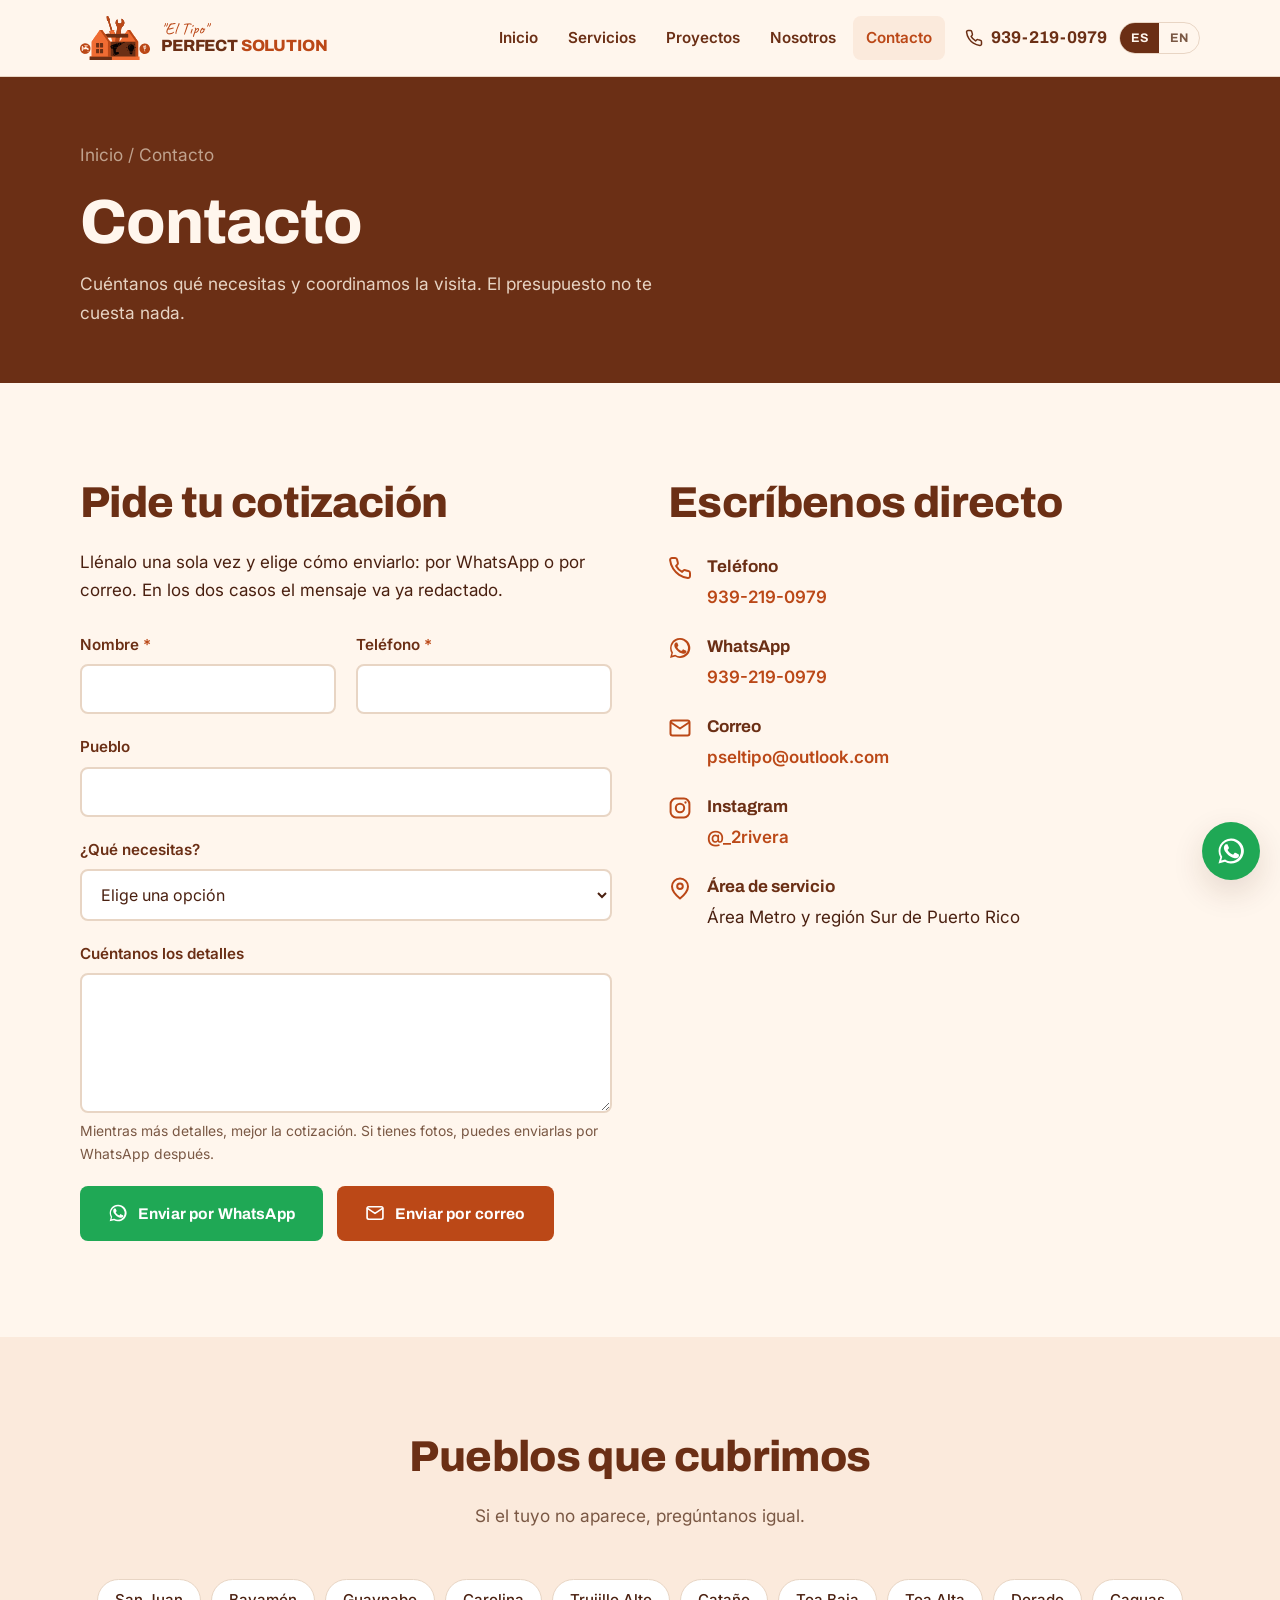
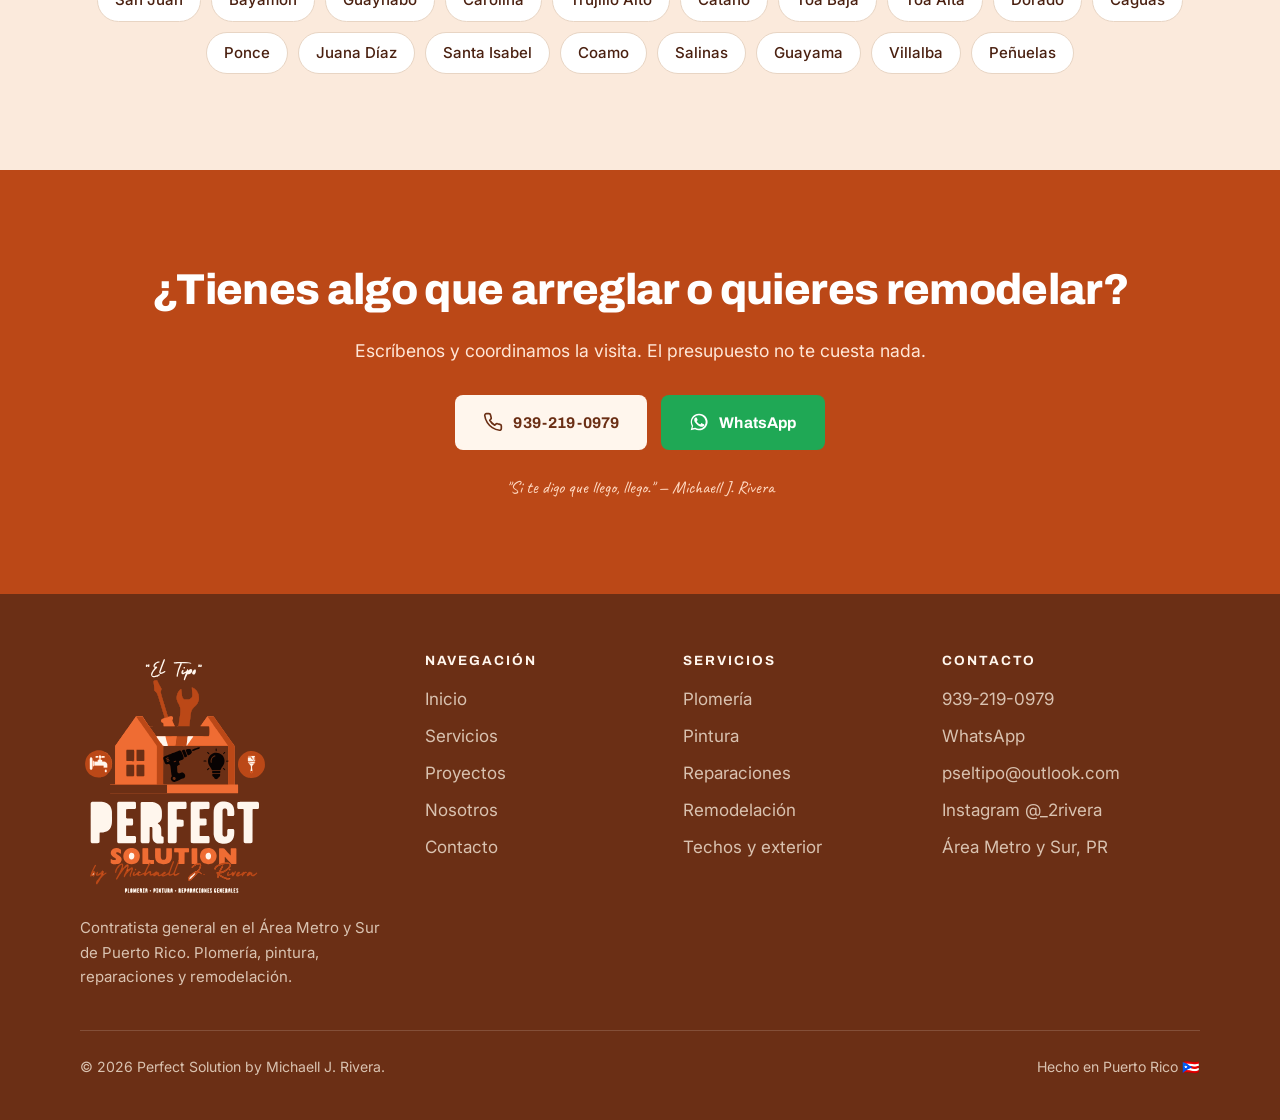
<file: contacto.html>
<!doctype html>
<html lang="es-PR">
<head>
<meta charset="utf-8">
<meta name="viewport" content="width=device-width, initial-scale=1">
<title>Contacto | Perfect Solution — presupuesto sin costo</title>
<meta name="description" content="Pide tu presupuesto sin costo. WhatsApp o llamada al 939-219-0979. Área Metro y Sur de Puerto Rico.">
<link rel="canonical" href="https://bryancampoos.github.io/powersolution/contacto.html">
<link rel="alternate" hreflang="es-pr" href="https://bryancampoos.github.io/powersolution/contacto.html">
<link rel="alternate" hreflang="en" href="https://bryancampoos.github.io/powersolution/en/contact.html">
<link rel="alternate" hreflang="x-default" href="https://bryancampoos.github.io/powersolution/contacto.html">

<meta property="og:type" content="website">
<meta property="og:locale" content="es_PR">
<meta property="og:title" content="Contacto | Perfect Solution — presupuesto sin costo">
<meta property="og:description" content="Pide tu presupuesto sin costo. WhatsApp o llamada al 939-219-0979. Área Metro y Sur de Puerto Rico.">
<meta property="og:url" content="https://bryancampoos.github.io/powersolution/contacto.html">
<meta property="og:image" content="https://bryancampoos.github.io/powersolution/assets/logo/logo-512.png">
<meta name="theme-color" content="#6B2F15">

<link rel="icon" href="favicon.ico" sizes="any">
<link rel="icon" href="assets/logo/isotipo.svg" type="image/svg+xml">
<link rel="apple-touch-icon" href="apple-touch-icon.png">
<link rel="manifest" href="site.webmanifest">

<link rel="preconnect" href="https://fonts.googleapis.com">
<link rel="preconnect" href="https://fonts.gstatic.com" crossorigin>
<link rel="stylesheet" href="https://fonts.googleapis.com/css2?family=Archivo:wght@600;700;800&family=Caveat:wght@600&family=Inter:wght@400;500;600&display=swap">
<link rel="stylesheet" href="assets/css/styles.css">
<script>document.documentElement.classList.add('js')</script>
</head>
<body>

<a class="saltar" href="#principal">Saltar al contenido</a>

<svg width="0" height="0" style="position:absolute" aria-hidden="true" focusable="false"><defs>
  <symbol id="i-tel" viewBox="0 0 24 24" fill="none" stroke="currentColor" stroke-width="2" stroke-linecap="round" stroke-linejoin="round"><path d="M22 16.9v3a2 2 0 0 1-2.2 2 19.8 19.8 0 0 1-8.6-3.1 19.5 19.5 0 0 1-6-6A19.8 19.8 0 0 1 2.1 4.2 2 2 0 0 1 4.1 2h3a2 2 0 0 1 2 1.7c.1 1 .4 1.9.7 2.8a2 2 0 0 1-.5 2.1L8.1 9.9a16 16 0 0 0 6 6l1.3-1.3a2 2 0 0 1 2.1-.4c.9.3 1.8.6 2.8.7a2 2 0 0 1 1.7 2z"/></symbol>
  <symbol id="i-wa" viewBox="0 0 24 24" fill="currentColor"><path d="M17.5 14.4c-.3-.2-1.7-.9-2-1-.3-.1-.5-.2-.7.1-.2.3-.7 1-.9 1.2-.2.2-.3.2-.6.1-.3-.2-1.2-.5-2.3-1.4-.9-.8-1.4-1.7-1.6-2-.2-.3 0-.5.1-.6l.5-.5c.1-.2.2-.3.3-.5 0-.2 0-.4 0-.5 0-.2-.7-1.6-.9-2.2-.2-.6-.5-.5-.7-.5h-.6c-.2 0-.5.1-.8.4-.3.3-1 1-1 2.5s1.1 2.9 1.2 3.1c.2.2 2.1 3.2 5.1 4.4.7.3 1.3.5 1.7.6.7.2 1.4.2 1.9.1.6-.1 1.7-.7 2-1.4.2-.7.2-1.3.2-1.4-.1-.1-.3-.2-.6-.3z"/><path d="M12 2a10 10 0 0 0-8.6 15L2 22l5.2-1.4A10 10 0 1 0 12 2zm0 18.2c-1.6 0-3.1-.4-4.4-1.2l-.3-.2-3.1.8.8-3-.2-.3a8.2 8.2 0 1 1 7.2 3.9z"/></symbol>
  <symbol id="i-check" viewBox="0 0 24 24" fill="none" stroke="currentColor" stroke-width="2.4" stroke-linecap="round" stroke-linejoin="round"><path d="M20 6 9 17l-5-5"/></symbol>
  <symbol id="i-gota" viewBox="0 0 24 24" fill="none" stroke="currentColor" stroke-width="2" stroke-linecap="round" stroke-linejoin="round"><path d="M12 2.5S5.5 9.6 5.5 14a6.5 6.5 0 0 0 13 0c0-4.4-6.5-11.5-6.5-11.5z"/></symbol>
  <symbol id="i-brocha" viewBox="0 0 24 24" fill="none" stroke="currentColor" stroke-width="2" stroke-linecap="round" stroke-linejoin="round"><path d="M18.4 2.6a2 2 0 0 1 2.8 2.8L12 14.6 8.4 11z"/><path d="M8.4 11 5 14.4c-1 1-1 3.6-2.5 5.1 0 0 3.5.9 5.4-1a3.5 3.5 0 0 0 1-2.4"/></symbol>
  <symbol id="i-llave" viewBox="0 0 24 24" fill="none" stroke="currentColor" stroke-width="2" stroke-linecap="round" stroke-linejoin="round"><path d="M14.7 6.3a4.5 4.5 0 0 0 6 5.9l-8.5 8.5a2.4 2.4 0 0 1-3.4-3.4l8.5-8.5a4.5 4.5 0 0 0-5.9-6L14 6.4 11.9 8.6 8.7 5.4 10.9 3.2z"/></symbol>
  <symbol id="i-bano" viewBox="0 0 24 24" fill="none" stroke="currentColor" stroke-width="2" stroke-linecap="round" stroke-linejoin="round"><path d="M3 12h18v3a4 4 0 0 1-4 4H7a4 4 0 0 1-4-4z"/><path d="M6 12V5.5A2.5 2.5 0 0 1 8.5 3c1 0 1.8.6 2.2 1.4"/><path d="M6 19.5 5 22M18 19.5 19 22"/></symbol>
  <symbol id="i-cocina" viewBox="0 0 24 24" fill="none" stroke="currentColor" stroke-width="2" stroke-linecap="round" stroke-linejoin="round"><rect x="3" y="3" width="18" height="18" rx="2"/><path d="M3 11h18M7 7h.01M11 7h.01M7 15h4"/></symbol>
  <symbol id="i-techo" viewBox="0 0 24 24" fill="none" stroke="currentColor" stroke-width="2" stroke-linecap="round" stroke-linejoin="round"><path d="M2 11 12 3l10 8"/><path d="M5 10.5V20h14v-9.5"/><path d="M9.5 20v-5h5v5"/></symbol>
  <symbol id="i-doc" viewBox="0 0 24 24" fill="none" stroke="currentColor" stroke-width="2" stroke-linecap="round" stroke-linejoin="round"><path d="M14 2H7a2 2 0 0 0-2 2v16a2 2 0 0 0 2 2h10a2 2 0 0 0 2-2V7z"/><path d="M14 2v5h5M9 13h6M9 17h4"/></symbol>
  <symbol id="i-reloj" viewBox="0 0 24 24" fill="none" stroke="currentColor" stroke-width="2" stroke-linecap="round" stroke-linejoin="round"><circle cx="12" cy="12" r="9"/><path d="M12 7v5l3.2 1.8"/></symbol>
  <symbol id="i-mapa" viewBox="0 0 24 24" fill="none" stroke="currentColor" stroke-width="2" stroke-linecap="round" stroke-linejoin="round"><path d="M20 10.5c0 5.5-8 12-8 12s-8-6.5-8-12a8 8 0 1 1 16 0z"/><circle cx="12" cy="10.3" r="2.8"/></symbol>
  <symbol id="i-mail" viewBox="0 0 24 24" fill="none" stroke="currentColor" stroke-width="2" stroke-linecap="round" stroke-linejoin="round"><rect x="2.5" y="4.5" width="19" height="15" rx="2"/><path d="m3 6.5 9 6 9-6"/></symbol>
  <symbol id="i-flecha" viewBox="0 0 24 24" fill="none" stroke="currentColor" stroke-width="2.2" stroke-linecap="round" stroke-linejoin="round"><path d="M5 12h14M13 6l6 6-6 6"/></symbol>
  <symbol id="i-escudo" viewBox="0 0 24 24" fill="none" stroke="currentColor" stroke-width="2" stroke-linecap="round" stroke-linejoin="round"><path d="M12 2.5 4.5 5.5V11c0 5 3.2 9 7.5 10.5 4.3-1.5 7.5-5.5 7.5-10.5V5.5z"/><path d="m9 11.8 2.2 2.2 4-4"/></symbol>
  <symbol id="i-ventana" viewBox="0 0 24 24" fill="none" stroke="currentColor" stroke-width="2" stroke-linecap="round" stroke-linejoin="round"><rect x="3.5" y="3.5" width="17" height="17" rx="2"/><path d="M12 3.5v17M3.5 12h17"/></symbol>
  <symbol id="i-regla" viewBox="0 0 24 24" fill="none" stroke="currentColor" stroke-width="2" stroke-linecap="round" stroke-linejoin="round"><path d="M15.6 2.6 21.4 8.4a2 2 0 0 1 0 2.8L11.2 21.4a2 2 0 0 1-2.8 0L2.6 15.6a2 2 0 0 1 0-2.8L12.8 2.6a2 2 0 0 1 2.8 0z"/><path d="m7 11 2 2M10 8l2 2M13 5l2 2"/></symbol>
  <symbol id="i-ig" viewBox="0 0 24 24" fill="none" stroke="currentColor" stroke-width="2" stroke-linecap="round" stroke-linejoin="round"><rect x="2.6" y="2.6" width="18.8" height="18.8" rx="5.4"/><circle cx="12" cy="12" r="4.2"/><circle cx="17.5" cy="6.5" r="1.15" fill="currentColor" stroke="none"/></symbol>
</defs></svg>
<header class="header">
  <div class="contenedor header__fila">
    <a class="marca" href="index.html" aria-label="Perfect Solution — inicio">
      <img src="assets/logo/isotipo.svg" alt="" width="44" height="44">
      <span class="marca__texto">
        <span class="marca__apodo">"El Tipo"</span>
        <span class="marca__nombre">Perfect <span>Solution</span></span>
      </span>
    </a>

    <button class="hamburguesa" type="button" aria-expanded="false" aria-controls="menu" aria-label="Abrir menú">
      <span></span>
    </button>

    <nav class="nav" id="menu" aria-label="Principal">
      <ul>
        <li><a href="index.html">Inicio</a></li>
        <li><a href="servicios.html">Servicios</a></li>
        <li><a href="proyectos.html">Proyectos</a></li>
        <li><a href="nosotros.html">Nosotros</a></li>
        <li><a href="contacto.html" aria-current="page">Contacto</a></li>
      </ul>
    </nav>

    <div class="header__acciones">
      <a class="tel-header" href="tel:+19392190979">
        <svg aria-hidden="true"><use href="#i-tel"/></svg>
        <span>939-219-0979</span>
      </a>
      <div class="idioma">
        <a href="contacto.html" aria-current="true" hreflang="es">ES</a>
        <a href="en/contact.html" hreflang="en">EN</a>
      </div>
    </div>
  </div>
</header>

<main id="principal">

  <section class="cabecera-pagina">
    <div class="contenedor">
      <p class="miga"><a href="index.html">Inicio</a> / Contacto</p>
      <h1>Contacto</h1>
      <p>Cuéntanos qué necesitas y coordinamos la visita. El presupuesto no te cuesta nada.</p>
    </div>
  </section>

  <section class="seccion">
    <div class="contenedor dos-col dos-col--arriba">
      <div class="revelar">
        <h2>Pide tu cotización</h2>
        <p style="margin-bottom:28px">Llénalo una sola vez y elige cómo enviarlo: por WhatsApp o por correo. En los dos casos el mensaje va ya redactado.</p>

        <form class="formulario" data-form-contacto
              data-etiquetas="{&quot;saludo&quot;: &quot;Hola Michaell, le escribo desde la página web.&quot;, &quot;nombre&quot;: &quot;Nombre&quot;, &quot;telefono&quot;: &quot;Teléfono&quot;, &quot;pueblo&quot;: &quot;Pueblo&quot;, &quot;servicio&quot;: &quot;Servicio&quot;, &quot;mensaje&quot;: &quot;Detalles&quot;}"
              data-mensajes="{&quot;wa&quot;: &quot;Se abrió WhatsApp con tu mensaje. Si no se abrió, escríbenos directo al 939-219-0979.&quot;, &quot;mail&quot;: &quot;Se abrió tu correo con el mensaje listo: solo falta que le des a enviar. Si no se abrió, escríbenos a pseltipo@outlook.com.&quot;, &quot;enviado&quot;: &quot;Mensaje enviado. Te contestamos lo antes posible.&quot;, &quot;error&quot;: &quot;No se pudo enviar. Escríbenos por WhatsApp al 939-219-0979 o a pseltipo@outlook.com.&quot;}"
              data-email="pseltipo@outlook.com"
              data-asunto="Cotización desde la página web">
          <div class="formulario__fila">
            <div class="campo">
              <label for="nombre">Nombre <span aria-label="obligatorio">*</span></label>
              <input type="text" id="nombre" name="nombre" autocomplete="name" required>
            </div>
            <div class="campo">
              <label for="telefono">Teléfono <span aria-label="obligatorio">*</span></label>
              <input type="tel" id="telefono" name="telefono" autocomplete="tel" required>
            </div>
          </div>

          <div class="campo">
            <label for="pueblo">Pueblo</label>
            <input type="text" id="pueblo" name="pueblo" autocomplete="address-level2">
          </div>

          <div class="campo">
            <label for="servicio">¿Qué necesitas?</label>
            <select id="servicio" name="servicio">
              <option value="">Elige una opción</option>
            <option>Plomería</option>
            <option>Pintura</option>
            <option>Reparaciones generales</option>
            <option>Remodelación de baño</option>
            <option>Remodelación de cocina</option>
            <option>Techo e impermeabilización</option>
            <option>Otro / no estoy seguro</option>
            </select>
          </div>

          <div class="campo">
            <label for="mensaje">Cuéntanos los detalles</label>
            <textarea id="mensaje" name="mensaje"></textarea>
            <p class="campo__ayuda">Mientras más detalles, mejor la cotización. Si tienes fotos, puedes enviarlas por WhatsApp después.</p>
          </div>

          <div class="campo campo--miel" aria-hidden="true">
            <label for="apellido2">No llenar</label>
            <input type="text" id="apellido2" name="apellido2" tabindex="-1" autocomplete="off">
          </div>

          <div class="grupo-btn">
            <button class="btn btn--wa" type="submit" data-via="whatsapp">
              <svg aria-hidden="true"><use href="#i-wa"/></svg>
              Enviar por WhatsApp
            </button>
            <button class="btn btn--primario" type="submit" data-via="email">
              <svg aria-hidden="true"><use href="#i-mail"/></svg>
              Enviar por correo
            </button>
          </div>

          <p class="aviso" data-form-aviso hidden></p>
        </form>
      </div>

      <div class="revelar">
        <h2>Escríbenos directo</h2>
        <ul class="datos" style="margin-top:26px">
          <li>
            <svg aria-hidden="true"><use href="#i-tel"/></svg>
            <div><strong>Teléfono</strong><a href="tel:+19392190979">939-219-0979</a></div>
          </li>
          <li>
            <svg aria-hidden="true"><use href="#i-wa"/></svg>
            <div><strong>WhatsApp</strong><a href="https://wa.me/19392190979?text=Hola%20Michaell%2C%20vi%20su%20p%C3%A1gina%20y%20necesito%20ayuda%20con..." target="_blank" rel="noopener">939-219-0979</a></div>
          </li>
          <li>
            <svg aria-hidden="true"><use href="#i-mail"/></svg>
            <div><strong>Correo</strong><a href="mailto:pseltipo@outlook.com">pseltipo@outlook.com</a></div>
          </li>
          <li>
            <svg aria-hidden="true"><use href="#i-ig"/></svg>
            <div><strong>Instagram</strong><a href="https://www.instagram.com/_2rivera/" target="_blank" rel="noopener">@_2rivera</a></div>
          </li>
          <li>
            <svg aria-hidden="true"><use href="#i-mapa"/></svg>
            <div><strong>Área de servicio</strong>Área Metro y región Sur de Puerto Rico</div>
          </li>
        </ul>
      </div>
    </div>
  </section>

  <section class="seccion seccion--alt">
    <div class="contenedor">
      <div class="encabezado-seccion centrado revelar">
        <h2>Pueblos que cubrimos</h2>
        <p>Si el tuyo no aparece, pregúntanos igual.</p>
      </div>
      <ul class="pueblos revelar" style="justify-content:center"><li>San Juan</li><li>Bayamón</li><li>Guaynabo</li><li>Carolina</li><li>Trujillo Alto</li><li>Cataño</li><li>Toa Baja</li><li>Toa Alta</li><li>Dorado</li><li>Caguas</li><li>Ponce</li><li>Juana Díaz</li><li>Santa Isabel</li><li>Coamo</li><li>Salinas</li><li>Guayama</li><li>Villalba</li><li>Peñuelas</li></ul>
    </div>
  </section>

  <section class="seccion cta-cierre">
    <div class="contenedor">
      <h2>¿Tienes algo que arreglar o quieres remodelar?</h2>
      <p>Escríbenos y coordinamos la visita. El presupuesto no te cuesta nada.</p>
      <div class="grupo-btn">
        <a class="btn btn--claro" href="tel:+19392190979">
          <svg aria-hidden="true"><use href="#i-tel"/></svg>
          939-219-0979
        </a>
        <a class="btn btn--wa" href="https://wa.me/19392190979?text=Hola%20Michaell%2C%20vi%20su%20p%C3%A1gina%20y%20necesito%20ayuda%20con..." target="_blank" rel="noopener">
          <svg aria-hidden="true"><use href="#i-wa"/></svg>
          WhatsApp
        </a>
      </div>
      <p class="firma">"Si te digo que llego, llego." — Michaell J. Rivera</p>
    </div>
  </section>
</main>

<footer class="footer">
  <div class="contenedor">
    <div class="footer__rejilla">
      <div>
        <img class="footer__logo" src="assets/logo/logo-light.svg" alt="Perfect Solution by Michaell J. Rivera" width="190" height="244">
        <p style="font-size:.94rem">Contratista general en el Área Metro y Sur de Puerto Rico. Plomería, pintura, reparaciones y remodelación.</p>
      </div>

      <div>
        <h3>Navegación</h3>
        <ul>
          <li><a href="index.html">Inicio</a></li>
          <li><a href="servicios.html">Servicios</a></li>
          <li><a href="proyectos.html">Proyectos</a></li>
          <li><a href="nosotros.html">Nosotros</a></li>
          <li><a href="contacto.html">Contacto</a></li>
        </ul>
      </div>

      <div>
        <h3>Servicios</h3>
        <ul>
          <li><a href="servicios.html#plomeria">Plomería</a></li>
          <li><a href="servicios.html#pintura">Pintura</a></li>
          <li><a href="servicios.html#reparaciones">Reparaciones</a></li>
          <li><a href="servicios.html#remodelacion">Remodelación</a></li>
          <li><a href="servicios.html#exterior">Techos y exterior</a></li>
        </ul>
      </div>

      <div>
        <h3>Contacto</h3>
        <ul>
          <li><a href="tel:+19392190979">939-219-0979</a></li>
          <li><a href="https://wa.me/19392190979" target="_blank" rel="noopener">WhatsApp</a></li>
          <li><a href="mailto:pseltipo@outlook.com">pseltipo@outlook.com</a></li>
          <li><a href="https://www.instagram.com/_2rivera/" target="_blank" rel="noopener">Instagram @_2rivera</a></li>
          <li>Área Metro y Sur, PR</li>
        </ul>
      </div>
    </div>

    <div class="footer__pie">
      <p>© <span data-anio>2026</span> Perfect Solution by Michaell J. Rivera.</p>
      <p>Hecho en Puerto Rico 🇵🇷</p>
    </div>
  </div>
</footer>

<a class="wa-flotante" href="https://wa.me/19392190979?text=Hola%20Michaell%2C%20vi%20su%20p%C3%A1gina%20y%20necesito%20ayuda%20con..." target="_blank" rel="noopener" aria-label="Escribir por WhatsApp">
  <svg aria-hidden="true"><use href="#i-wa"/></svg>
</a>

<div class="barra-movil">
  <a href="tel:+19392190979"><svg aria-hidden="true"><use href="#i-tel"/></svg> Llamar</a>
  <a href="https://wa.me/19392190979?text=Hola%20Michaell%2C%20vi%20su%20p%C3%A1gina%20y%20necesito%20ayuda%20con..." target="_blank" rel="noopener"><svg aria-hidden="true"><use href="#i-wa"/></svg> WhatsApp</a>
</div>

<script src="assets/js/main.js" defer></script>
</body>
</html>
</file>
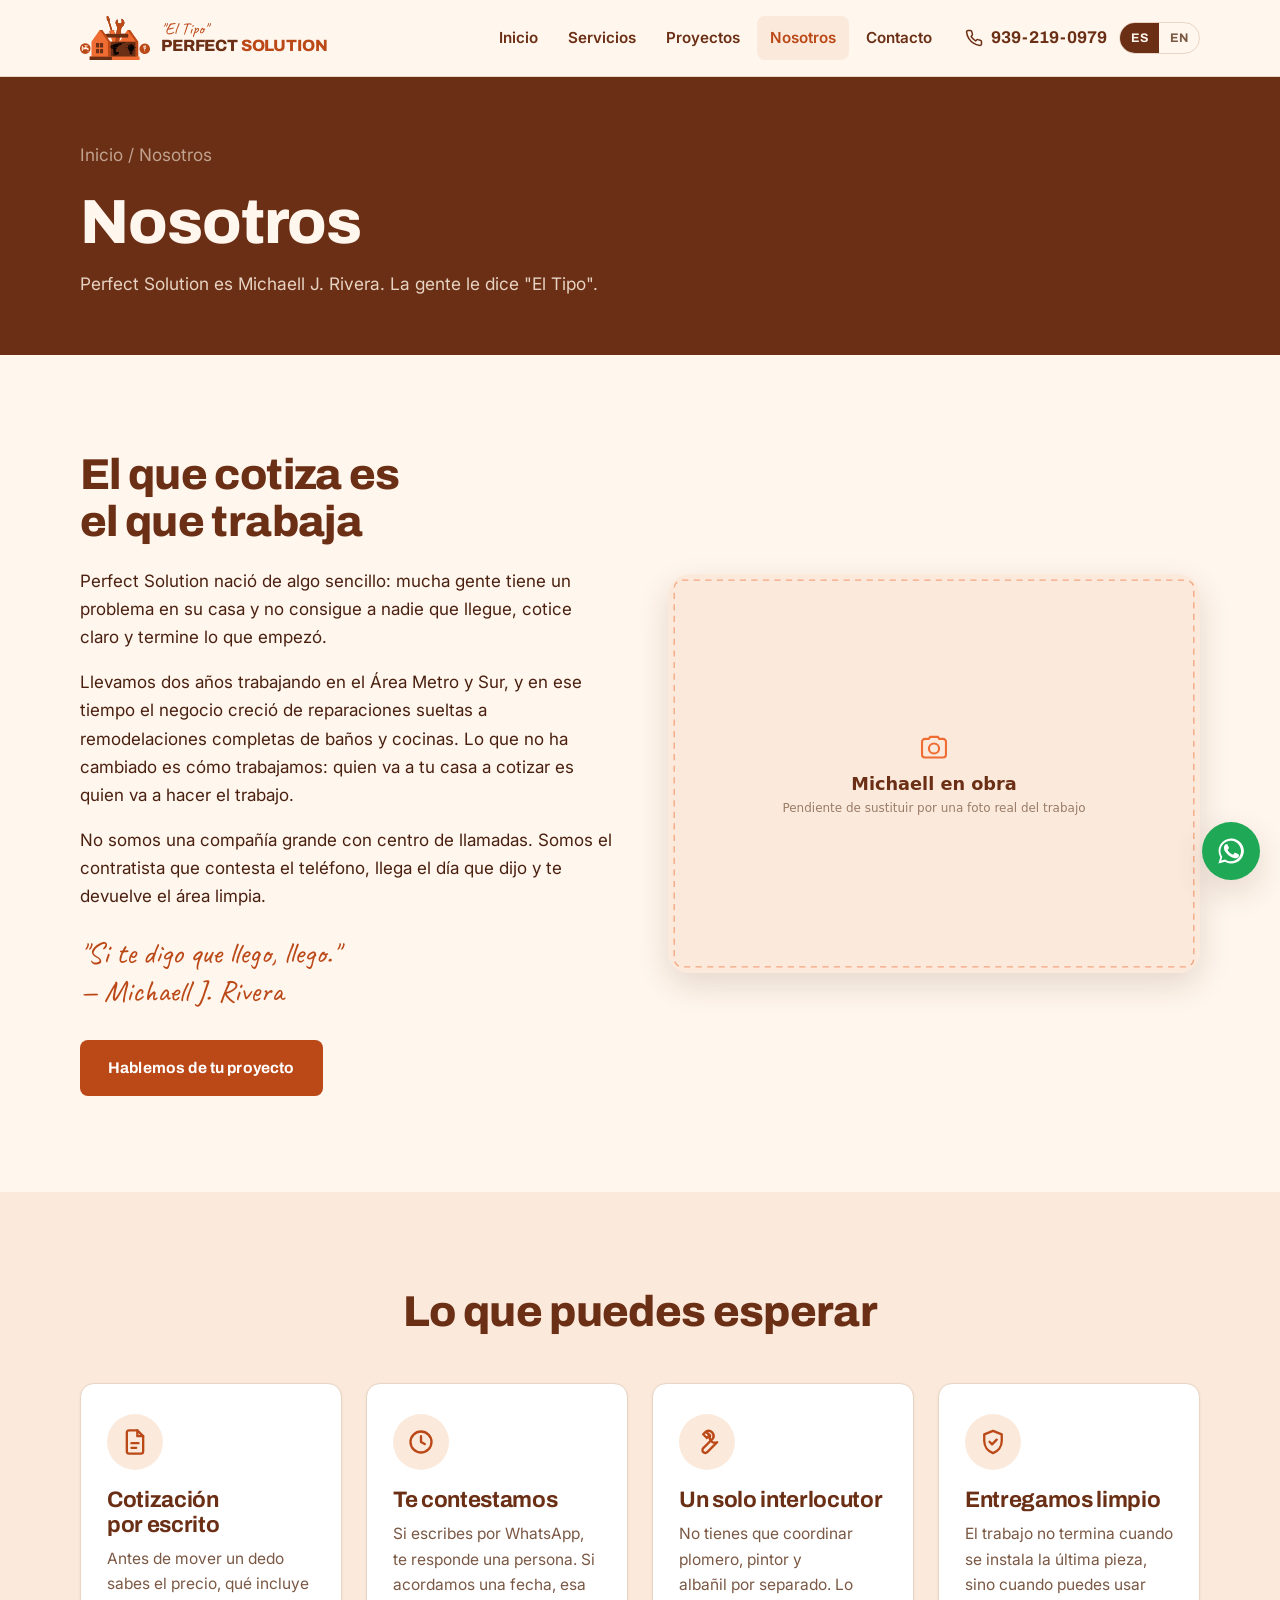
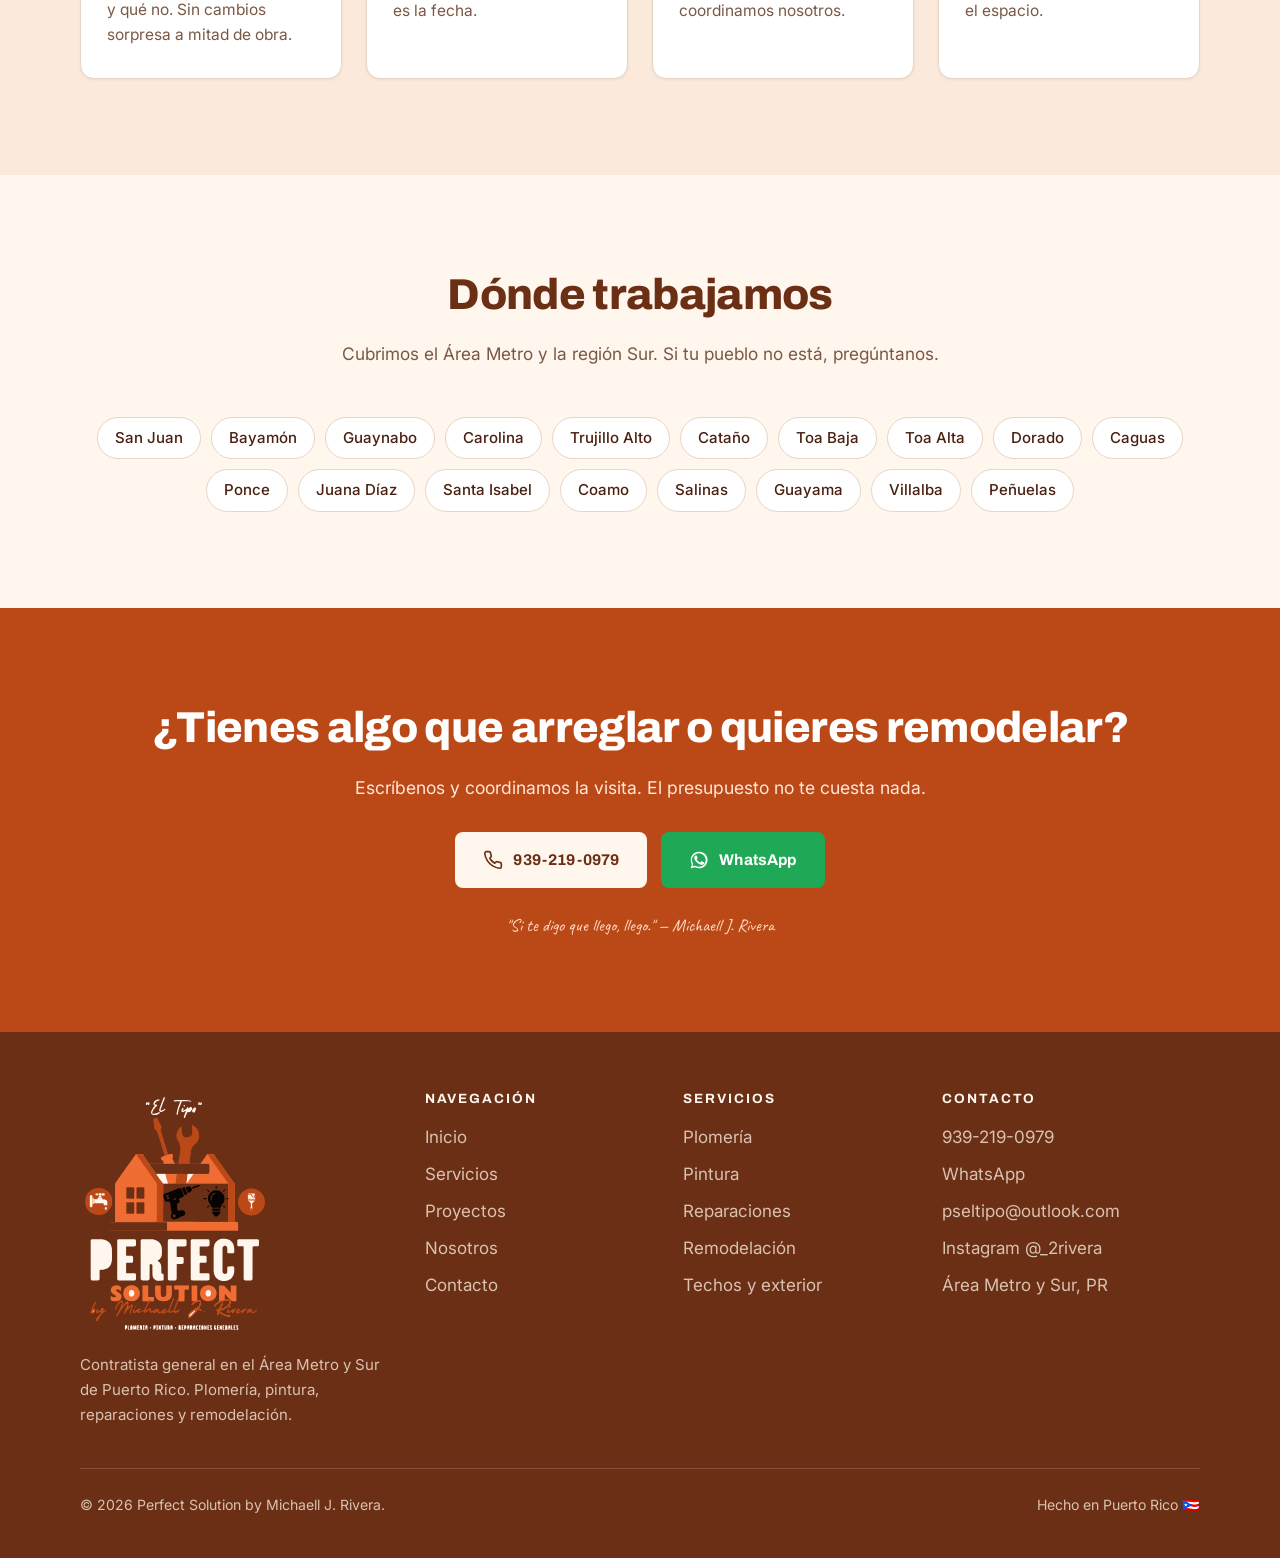
<file: nosotros.html>
<!doctype html>
<html lang="es-PR">
<head>
<meta charset="utf-8">
<meta name="viewport" content="width=device-width, initial-scale=1">
<title>Nosotros | Perfect Solution by Michaell J. Rivera</title>
<meta name="description" content="Perfect Solution es Michaell J. Rivera, "El Tipo": contratista general en el Área Metro y Sur de Puerto Rico. Trabajo directo, sin intermediarios.">
<link rel="canonical" href="https://bryancampoos.github.io/powersolution/nosotros.html">
<link rel="alternate" hreflang="es-pr" href="https://bryancampoos.github.io/powersolution/nosotros.html">
<link rel="alternate" hreflang="en" href="https://bryancampoos.github.io/powersolution/en/about.html">
<link rel="alternate" hreflang="x-default" href="https://bryancampoos.github.io/powersolution/nosotros.html">

<meta property="og:type" content="website">
<meta property="og:locale" content="es_PR">
<meta property="og:title" content="Nosotros | Perfect Solution by Michaell J. Rivera">
<meta property="og:description" content="Perfect Solution es Michaell J. Rivera, "El Tipo": contratista general en el Área Metro y Sur de Puerto Rico. Trabajo directo, sin intermediarios.">
<meta property="og:url" content="https://bryancampoos.github.io/powersolution/nosotros.html">
<meta property="og:image" content="https://bryancampoos.github.io/powersolution/assets/logo/logo-512.png">
<meta name="theme-color" content="#6B2F15">

<link rel="icon" href="favicon.ico" sizes="any">
<link rel="icon" href="assets/logo/isotipo.svg" type="image/svg+xml">
<link rel="apple-touch-icon" href="apple-touch-icon.png">
<link rel="manifest" href="site.webmanifest">

<link rel="preconnect" href="https://fonts.googleapis.com">
<link rel="preconnect" href="https://fonts.gstatic.com" crossorigin>
<link rel="stylesheet" href="https://fonts.googleapis.com/css2?family=Archivo:wght@600;700;800&family=Caveat:wght@600&family=Inter:wght@400;500;600&display=swap">
<link rel="stylesheet" href="assets/css/styles.css">
<script>document.documentElement.classList.add('js')</script>
</head>
<body>

<a class="saltar" href="#principal">Saltar al contenido</a>

<svg width="0" height="0" style="position:absolute" aria-hidden="true" focusable="false"><defs>
  <symbol id="i-tel" viewBox="0 0 24 24" fill="none" stroke="currentColor" stroke-width="2" stroke-linecap="round" stroke-linejoin="round"><path d="M22 16.9v3a2 2 0 0 1-2.2 2 19.8 19.8 0 0 1-8.6-3.1 19.5 19.5 0 0 1-6-6A19.8 19.8 0 0 1 2.1 4.2 2 2 0 0 1 4.1 2h3a2 2 0 0 1 2 1.7c.1 1 .4 1.9.7 2.8a2 2 0 0 1-.5 2.1L8.1 9.9a16 16 0 0 0 6 6l1.3-1.3a2 2 0 0 1 2.1-.4c.9.3 1.8.6 2.8.7a2 2 0 0 1 1.7 2z"/></symbol>
  <symbol id="i-wa" viewBox="0 0 24 24" fill="currentColor"><path d="M17.5 14.4c-.3-.2-1.7-.9-2-1-.3-.1-.5-.2-.7.1-.2.3-.7 1-.9 1.2-.2.2-.3.2-.6.1-.3-.2-1.2-.5-2.3-1.4-.9-.8-1.4-1.7-1.6-2-.2-.3 0-.5.1-.6l.5-.5c.1-.2.2-.3.3-.5 0-.2 0-.4 0-.5 0-.2-.7-1.6-.9-2.2-.2-.6-.5-.5-.7-.5h-.6c-.2 0-.5.1-.8.4-.3.3-1 1-1 2.5s1.1 2.9 1.2 3.1c.2.2 2.1 3.2 5.1 4.4.7.3 1.3.5 1.7.6.7.2 1.4.2 1.9.1.6-.1 1.7-.7 2-1.4.2-.7.2-1.3.2-1.4-.1-.1-.3-.2-.6-.3z"/><path d="M12 2a10 10 0 0 0-8.6 15L2 22l5.2-1.4A10 10 0 1 0 12 2zm0 18.2c-1.6 0-3.1-.4-4.4-1.2l-.3-.2-3.1.8.8-3-.2-.3a8.2 8.2 0 1 1 7.2 3.9z"/></symbol>
  <symbol id="i-check" viewBox="0 0 24 24" fill="none" stroke="currentColor" stroke-width="2.4" stroke-linecap="round" stroke-linejoin="round"><path d="M20 6 9 17l-5-5"/></symbol>
  <symbol id="i-gota" viewBox="0 0 24 24" fill="none" stroke="currentColor" stroke-width="2" stroke-linecap="round" stroke-linejoin="round"><path d="M12 2.5S5.5 9.6 5.5 14a6.5 6.5 0 0 0 13 0c0-4.4-6.5-11.5-6.5-11.5z"/></symbol>
  <symbol id="i-brocha" viewBox="0 0 24 24" fill="none" stroke="currentColor" stroke-width="2" stroke-linecap="round" stroke-linejoin="round"><path d="M18.4 2.6a2 2 0 0 1 2.8 2.8L12 14.6 8.4 11z"/><path d="M8.4 11 5 14.4c-1 1-1 3.6-2.5 5.1 0 0 3.5.9 5.4-1a3.5 3.5 0 0 0 1-2.4"/></symbol>
  <symbol id="i-llave" viewBox="0 0 24 24" fill="none" stroke="currentColor" stroke-width="2" stroke-linecap="round" stroke-linejoin="round"><path d="M14.7 6.3a4.5 4.5 0 0 0 6 5.9l-8.5 8.5a2.4 2.4 0 0 1-3.4-3.4l8.5-8.5a4.5 4.5 0 0 0-5.9-6L14 6.4 11.9 8.6 8.7 5.4 10.9 3.2z"/></symbol>
  <symbol id="i-bano" viewBox="0 0 24 24" fill="none" stroke="currentColor" stroke-width="2" stroke-linecap="round" stroke-linejoin="round"><path d="M3 12h18v3a4 4 0 0 1-4 4H7a4 4 0 0 1-4-4z"/><path d="M6 12V5.5A2.5 2.5 0 0 1 8.5 3c1 0 1.8.6 2.2 1.4"/><path d="M6 19.5 5 22M18 19.5 19 22"/></symbol>
  <symbol id="i-cocina" viewBox="0 0 24 24" fill="none" stroke="currentColor" stroke-width="2" stroke-linecap="round" stroke-linejoin="round"><rect x="3" y="3" width="18" height="18" rx="2"/><path d="M3 11h18M7 7h.01M11 7h.01M7 15h4"/></symbol>
  <symbol id="i-techo" viewBox="0 0 24 24" fill="none" stroke="currentColor" stroke-width="2" stroke-linecap="round" stroke-linejoin="round"><path d="M2 11 12 3l10 8"/><path d="M5 10.5V20h14v-9.5"/><path d="M9.5 20v-5h5v5"/></symbol>
  <symbol id="i-doc" viewBox="0 0 24 24" fill="none" stroke="currentColor" stroke-width="2" stroke-linecap="round" stroke-linejoin="round"><path d="M14 2H7a2 2 0 0 0-2 2v16a2 2 0 0 0 2 2h10a2 2 0 0 0 2-2V7z"/><path d="M14 2v5h5M9 13h6M9 17h4"/></symbol>
  <symbol id="i-reloj" viewBox="0 0 24 24" fill="none" stroke="currentColor" stroke-width="2" stroke-linecap="round" stroke-linejoin="round"><circle cx="12" cy="12" r="9"/><path d="M12 7v5l3.2 1.8"/></symbol>
  <symbol id="i-mapa" viewBox="0 0 24 24" fill="none" stroke="currentColor" stroke-width="2" stroke-linecap="round" stroke-linejoin="round"><path d="M20 10.5c0 5.5-8 12-8 12s-8-6.5-8-12a8 8 0 1 1 16 0z"/><circle cx="12" cy="10.3" r="2.8"/></symbol>
  <symbol id="i-mail" viewBox="0 0 24 24" fill="none" stroke="currentColor" stroke-width="2" stroke-linecap="round" stroke-linejoin="round"><rect x="2.5" y="4.5" width="19" height="15" rx="2"/><path d="m3 6.5 9 6 9-6"/></symbol>
  <symbol id="i-flecha" viewBox="0 0 24 24" fill="none" stroke="currentColor" stroke-width="2.2" stroke-linecap="round" stroke-linejoin="round"><path d="M5 12h14M13 6l6 6-6 6"/></symbol>
  <symbol id="i-escudo" viewBox="0 0 24 24" fill="none" stroke="currentColor" stroke-width="2" stroke-linecap="round" stroke-linejoin="round"><path d="M12 2.5 4.5 5.5V11c0 5 3.2 9 7.5 10.5 4.3-1.5 7.5-5.5 7.5-10.5V5.5z"/><path d="m9 11.8 2.2 2.2 4-4"/></symbol>
  <symbol id="i-ventana" viewBox="0 0 24 24" fill="none" stroke="currentColor" stroke-width="2" stroke-linecap="round" stroke-linejoin="round"><rect x="3.5" y="3.5" width="17" height="17" rx="2"/><path d="M12 3.5v17M3.5 12h17"/></symbol>
  <symbol id="i-regla" viewBox="0 0 24 24" fill="none" stroke="currentColor" stroke-width="2" stroke-linecap="round" stroke-linejoin="round"><path d="M15.6 2.6 21.4 8.4a2 2 0 0 1 0 2.8L11.2 21.4a2 2 0 0 1-2.8 0L2.6 15.6a2 2 0 0 1 0-2.8L12.8 2.6a2 2 0 0 1 2.8 0z"/><path d="m7 11 2 2M10 8l2 2M13 5l2 2"/></symbol>
  <symbol id="i-ig" viewBox="0 0 24 24" fill="none" stroke="currentColor" stroke-width="2" stroke-linecap="round" stroke-linejoin="round"><rect x="2.6" y="2.6" width="18.8" height="18.8" rx="5.4"/><circle cx="12" cy="12" r="4.2"/><circle cx="17.5" cy="6.5" r="1.15" fill="currentColor" stroke="none"/></symbol>
</defs></svg>
<header class="header">
  <div class="contenedor header__fila">
    <a class="marca" href="index.html" aria-label="Perfect Solution — inicio">
      <img src="assets/logo/isotipo.svg" alt="" width="44" height="44">
      <span class="marca__texto">
        <span class="marca__apodo">"El Tipo"</span>
        <span class="marca__nombre">Perfect <span>Solution</span></span>
      </span>
    </a>

    <button class="hamburguesa" type="button" aria-expanded="false" aria-controls="menu" aria-label="Abrir menú">
      <span></span>
    </button>

    <nav class="nav" id="menu" aria-label="Principal">
      <ul>
        <li><a href="index.html">Inicio</a></li>
        <li><a href="servicios.html">Servicios</a></li>
        <li><a href="proyectos.html">Proyectos</a></li>
        <li><a href="nosotros.html" aria-current="page">Nosotros</a></li>
        <li><a href="contacto.html">Contacto</a></li>
      </ul>
    </nav>

    <div class="header__acciones">
      <a class="tel-header" href="tel:+19392190979">
        <svg aria-hidden="true"><use href="#i-tel"/></svg>
        <span>939-219-0979</span>
      </a>
      <div class="idioma">
        <a href="nosotros.html" aria-current="true" hreflang="es">ES</a>
        <a href="en/about.html" hreflang="en">EN</a>
      </div>
    </div>
  </div>
</header>

<main id="principal">

  <section class="cabecera-pagina">
    <div class="contenedor">
      <p class="miga"><a href="index.html">Inicio</a> / Nosotros</p>
      <h1>Nosotros</h1>
      <p>Perfect Solution es Michaell J. Rivera. La gente le dice "El Tipo".</p>
    </div>
  </section>

  <section class="seccion">
    <div class="contenedor dos-col">
      <div class="revelar">
        <h2>El que cotiza es el que trabaja</h2>
        <p>Perfect Solution nació de algo sencillo: mucha gente tiene un problema en su casa y no consigue a nadie que llegue, cotice claro y termine lo que empezó.</p>
        <p>Llevamos dos años trabajando en el Área Metro y Sur, y en ese tiempo el negocio creció de reparaciones sueltas a remodelaciones completas de baños y cocinas. Lo que no ha cambiado es cómo trabajamos: quien va a tu casa a cotizar es quien va a hacer el trabajo.</p>
        <p>No somos una compañía grande con centro de llamadas. Somos el contratista que contesta el teléfono, llega el día que dijo y te devuelve el área limpia.</p>
        <p class="firma" style="margin-top:24px">"Si te digo que llego, llego."<br>— Michaell J. Rivera</p>
        <div class="grupo-btn" style="margin-top:30px">
          <a class="btn btn--primario" href="contacto.html">Hablemos de tu proyecto</a>
        </div>
      </div>
      <div class="dos-col__media revelar">
        <img src="assets/img/equipo.svg" alt="Obra de Perfect Solution en proceso" width="1200" height="900" loading="lazy">
      </div>
    </div>
  </section>

  <section class="seccion seccion--alt">
    <div class="contenedor">
      <div class="encabezado-seccion centrado revelar">
        <h2>Lo que puedes esperar</h2>
      </div>
      <div class="rejilla rejilla--4">
        <article class="tarjeta revelar">
          <div class="tarjeta__icono"><svg aria-hidden="true"><use href="#i-doc"/></svg></div>
          <h3>Cotización por escrito</h3>
          <p>Antes de mover un dedo sabes el precio, qué incluye y qué no. Sin cambios sorpresa a mitad de obra.</p>
        </article>
        <article class="tarjeta revelar">
          <div class="tarjeta__icono"><svg aria-hidden="true"><use href="#i-reloj"/></svg></div>
          <h3>Te contestamos</h3>
          <p>Si escribes por WhatsApp, te responde una persona. Si acordamos una fecha, esa es la fecha.</p>
        </article>
        <article class="tarjeta revelar">
          <div class="tarjeta__icono"><svg aria-hidden="true"><use href="#i-llave"/></svg></div>
          <h3>Un solo interlocutor</h3>
          <p>No tienes que coordinar plomero, pintor y albañil por separado. Lo coordinamos nosotros.</p>
        </article>
        <article class="tarjeta revelar">
          <div class="tarjeta__icono"><svg aria-hidden="true"><use href="#i-escudo"/></svg></div>
          <h3>Entregamos limpio</h3>
          <p>El trabajo no termina cuando se instala la última pieza, sino cuando puedes usar el espacio.</p>
        </article>
      </div>
    </div>
  </section>

  <section class="seccion">
    <div class="contenedor">
      <div class="encabezado-seccion centrado revelar">
        <h2>Dónde trabajamos</h2>
        <p>Cubrimos el Área Metro y la región Sur. Si tu pueblo no está, pregúntanos.</p>
      </div>
      <ul class="pueblos revelar" style="justify-content:center"><li>San Juan</li><li>Bayamón</li><li>Guaynabo</li><li>Carolina</li><li>Trujillo Alto</li><li>Cataño</li><li>Toa Baja</li><li>Toa Alta</li><li>Dorado</li><li>Caguas</li><li>Ponce</li><li>Juana Díaz</li><li>Santa Isabel</li><li>Coamo</li><li>Salinas</li><li>Guayama</li><li>Villalba</li><li>Peñuelas</li></ul>
    </div>
  </section>

  <section class="seccion cta-cierre">
    <div class="contenedor">
      <h2>¿Tienes algo que arreglar o quieres remodelar?</h2>
      <p>Escríbenos y coordinamos la visita. El presupuesto no te cuesta nada.</p>
      <div class="grupo-btn">
        <a class="btn btn--claro" href="tel:+19392190979">
          <svg aria-hidden="true"><use href="#i-tel"/></svg>
          939-219-0979
        </a>
        <a class="btn btn--wa" href="https://wa.me/19392190979?text=Hola%20Michaell%2C%20vi%20su%20p%C3%A1gina%20y%20necesito%20ayuda%20con..." target="_blank" rel="noopener">
          <svg aria-hidden="true"><use href="#i-wa"/></svg>
          WhatsApp
        </a>
      </div>
      <p class="firma">"Si te digo que llego, llego." — Michaell J. Rivera</p>
    </div>
  </section>
</main>

<footer class="footer">
  <div class="contenedor">
    <div class="footer__rejilla">
      <div>
        <img class="footer__logo" src="assets/logo/logo-light.svg" alt="Perfect Solution by Michaell J. Rivera" width="190" height="244">
        <p style="font-size:.94rem">Contratista general en el Área Metro y Sur de Puerto Rico. Plomería, pintura, reparaciones y remodelación.</p>
      </div>

      <div>
        <h3>Navegación</h3>
        <ul>
          <li><a href="index.html">Inicio</a></li>
          <li><a href="servicios.html">Servicios</a></li>
          <li><a href="proyectos.html">Proyectos</a></li>
          <li><a href="nosotros.html">Nosotros</a></li>
          <li><a href="contacto.html">Contacto</a></li>
        </ul>
      </div>

      <div>
        <h3>Servicios</h3>
        <ul>
          <li><a href="servicios.html#plomeria">Plomería</a></li>
          <li><a href="servicios.html#pintura">Pintura</a></li>
          <li><a href="servicios.html#reparaciones">Reparaciones</a></li>
          <li><a href="servicios.html#remodelacion">Remodelación</a></li>
          <li><a href="servicios.html#exterior">Techos y exterior</a></li>
        </ul>
      </div>

      <div>
        <h3>Contacto</h3>
        <ul>
          <li><a href="tel:+19392190979">939-219-0979</a></li>
          <li><a href="https://wa.me/19392190979" target="_blank" rel="noopener">WhatsApp</a></li>
          <li><a href="mailto:pseltipo@outlook.com">pseltipo@outlook.com</a></li>
          <li><a href="https://www.instagram.com/_2rivera/" target="_blank" rel="noopener">Instagram @_2rivera</a></li>
          <li>Área Metro y Sur, PR</li>
        </ul>
      </div>
    </div>

    <div class="footer__pie">
      <p>© <span data-anio>2026</span> Perfect Solution by Michaell J. Rivera.</p>
      <p>Hecho en Puerto Rico 🇵🇷</p>
    </div>
  </div>
</footer>

<a class="wa-flotante" href="https://wa.me/19392190979?text=Hola%20Michaell%2C%20vi%20su%20p%C3%A1gina%20y%20necesito%20ayuda%20con..." target="_blank" rel="noopener" aria-label="Escribir por WhatsApp">
  <svg aria-hidden="true"><use href="#i-wa"/></svg>
</a>

<div class="barra-movil">
  <a href="tel:+19392190979"><svg aria-hidden="true"><use href="#i-tel"/></svg> Llamar</a>
  <a href="https://wa.me/19392190979?text=Hola%20Michaell%2C%20vi%20su%20p%C3%A1gina%20y%20necesito%20ayuda%20con..." target="_blank" rel="noopener"><svg aria-hidden="true"><use href="#i-wa"/></svg> WhatsApp</a>
</div>

<script src="assets/js/main.js" defer></script>
</body>
</html>
</file>
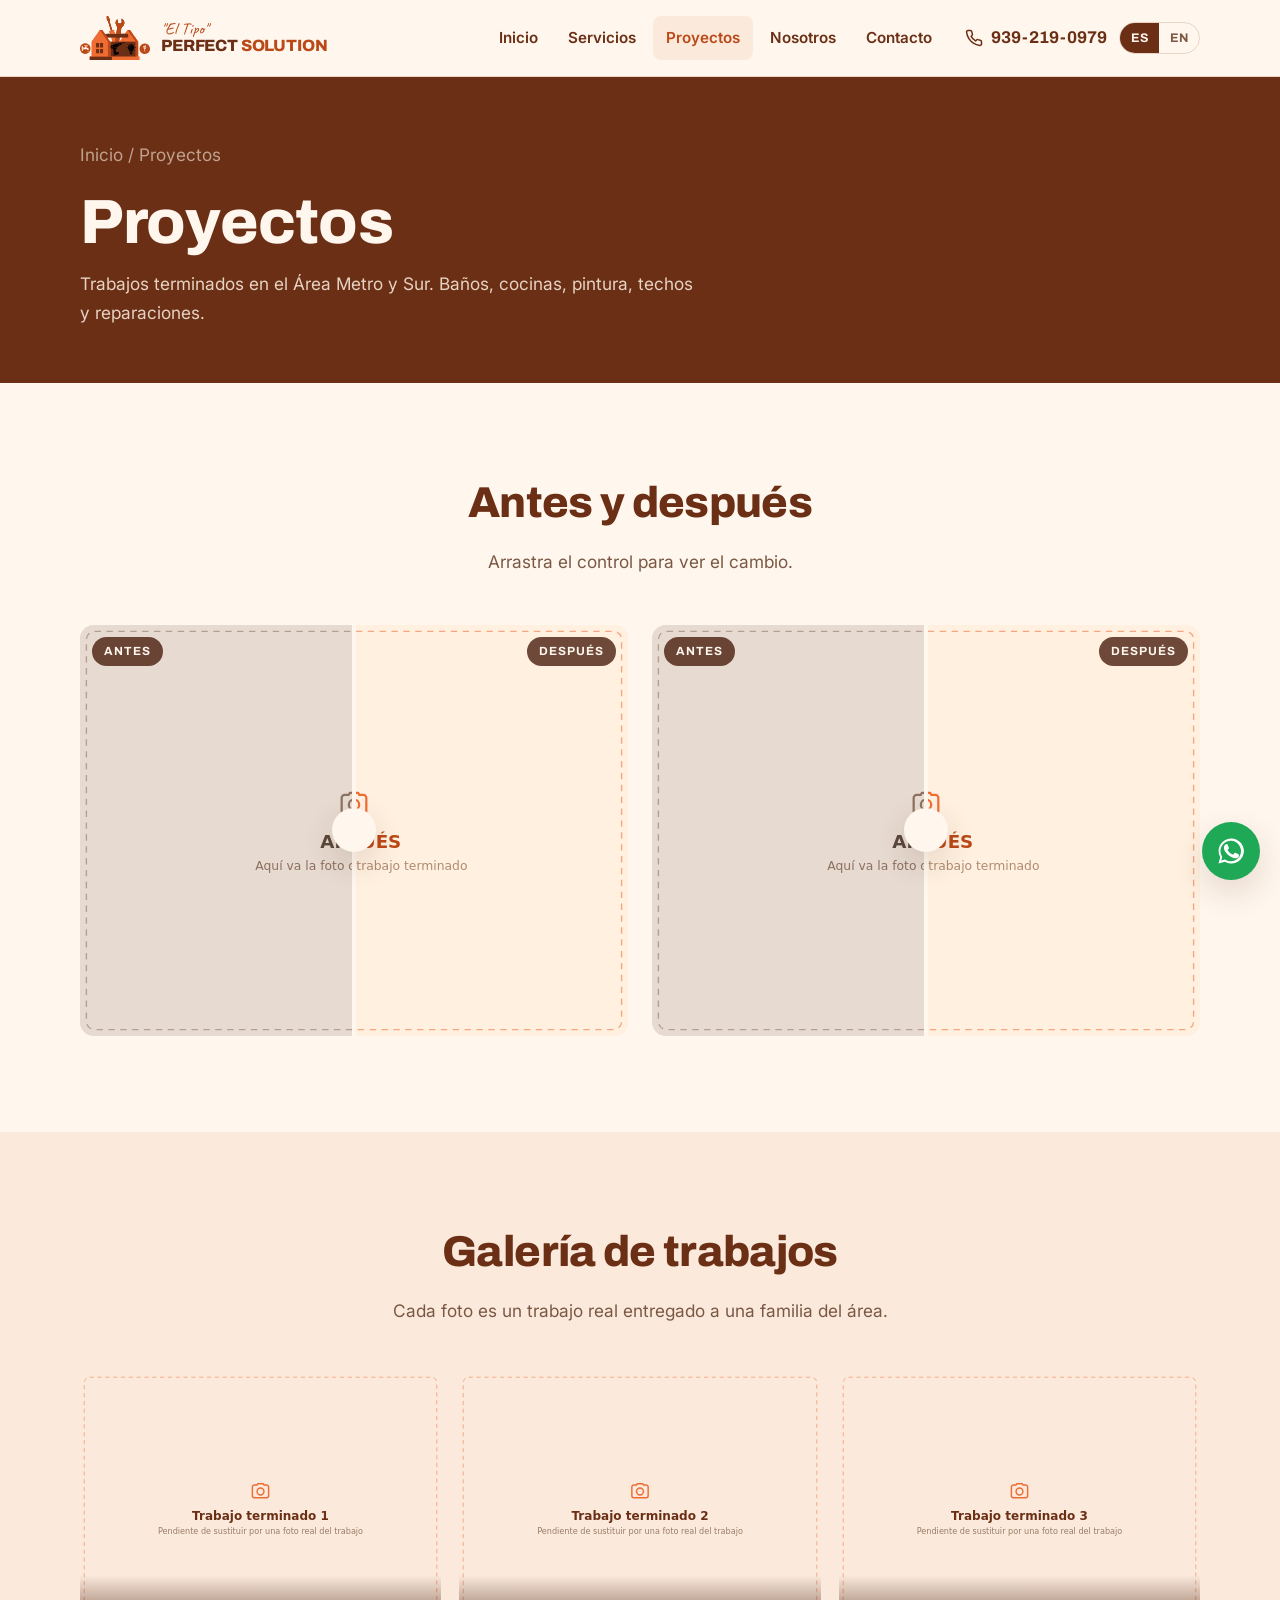
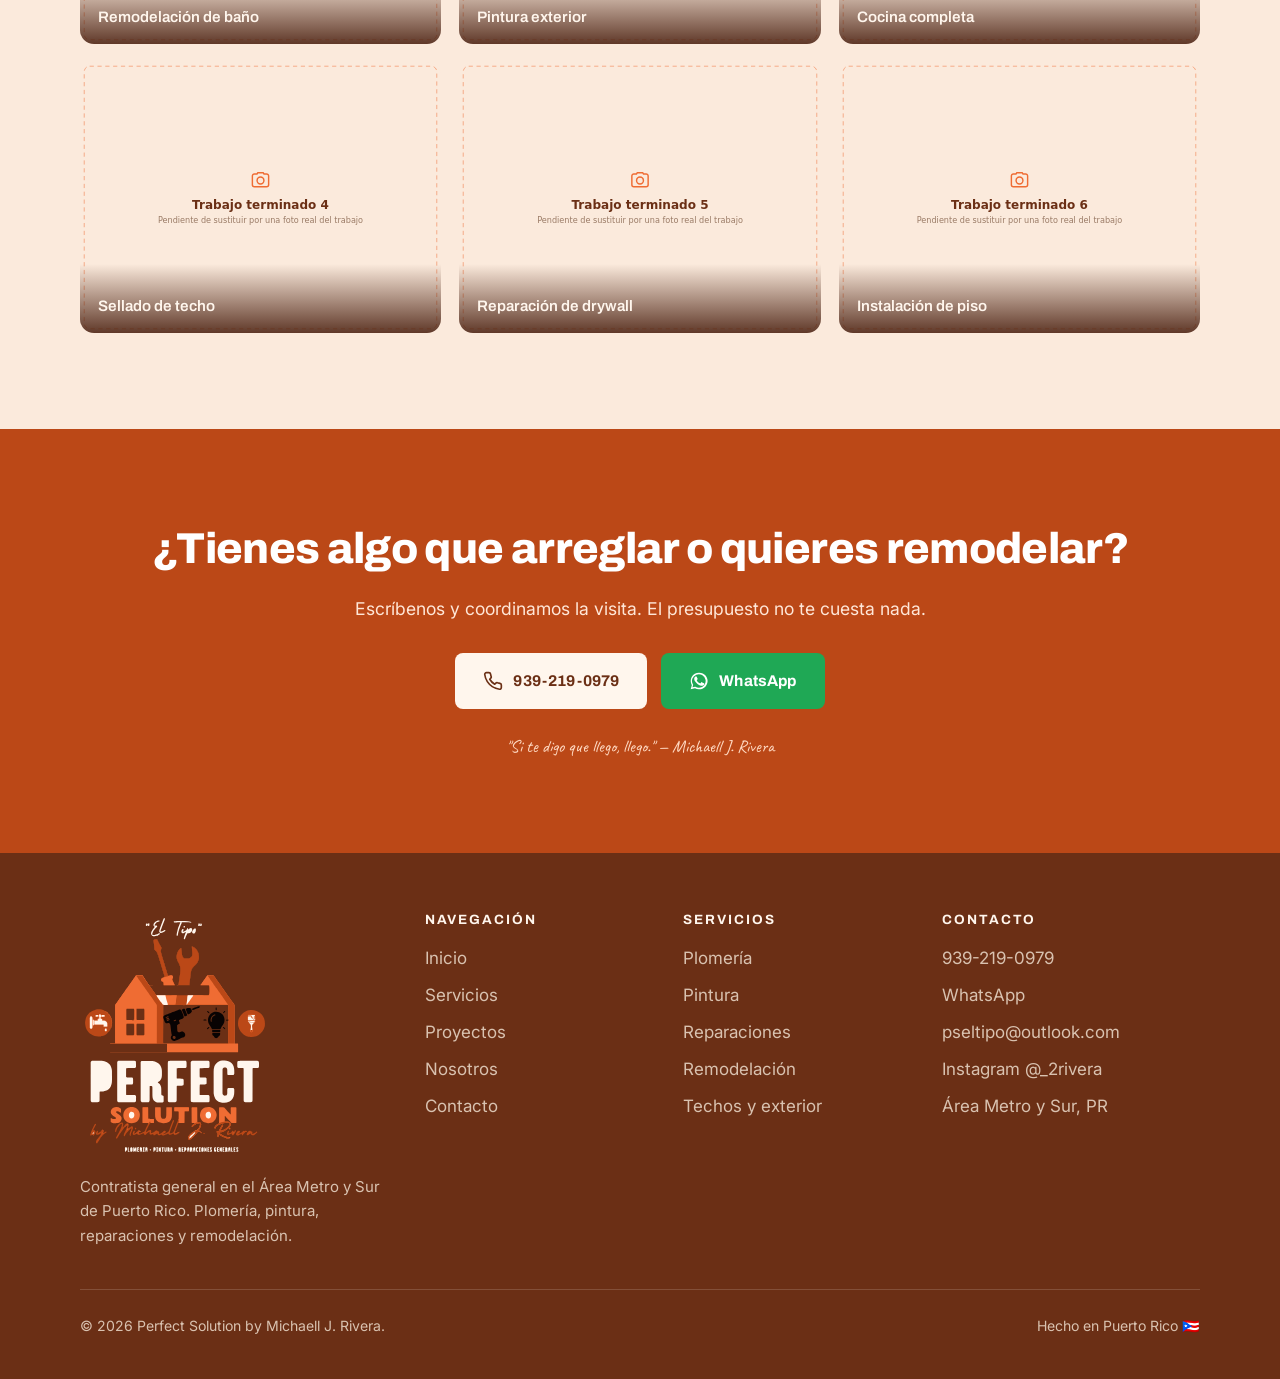
<file: proyectos.html>
<!doctype html>
<html lang="es-PR">
<head>
<meta charset="utf-8">
<meta name="viewport" content="width=device-width, initial-scale=1">
<title>Proyectos | Perfect Solution — trabajos antes y después</title>
<meta name="description" content="Galería de trabajos terminados: remodelación de baños y cocinas, pintura, reparaciones e impermeabilización en Puerto Rico.">
<link rel="canonical" href="https://bryancampoos.github.io/powersolution/proyectos.html">
<link rel="alternate" hreflang="es-pr" href="https://bryancampoos.github.io/powersolution/proyectos.html">
<link rel="alternate" hreflang="en" href="https://bryancampoos.github.io/powersolution/en/projects.html">
<link rel="alternate" hreflang="x-default" href="https://bryancampoos.github.io/powersolution/proyectos.html">

<meta property="og:type" content="website">
<meta property="og:locale" content="es_PR">
<meta property="og:title" content="Proyectos | Perfect Solution — trabajos antes y después">
<meta property="og:description" content="Galería de trabajos terminados: remodelación de baños y cocinas, pintura, reparaciones e impermeabilización en Puerto Rico.">
<meta property="og:url" content="https://bryancampoos.github.io/powersolution/proyectos.html">
<meta property="og:image" content="https://bryancampoos.github.io/powersolution/assets/logo/logo-512.png">
<meta name="theme-color" content="#6B2F15">

<link rel="icon" href="favicon.ico" sizes="any">
<link rel="icon" href="assets/logo/isotipo.svg" type="image/svg+xml">
<link rel="apple-touch-icon" href="apple-touch-icon.png">
<link rel="manifest" href="site.webmanifest">

<link rel="preconnect" href="https://fonts.googleapis.com">
<link rel="preconnect" href="https://fonts.gstatic.com" crossorigin>
<link rel="stylesheet" href="https://fonts.googleapis.com/css2?family=Archivo:wght@600;700;800&family=Caveat:wght@600&family=Inter:wght@400;500;600&display=swap">
<link rel="stylesheet" href="assets/css/styles.css">
<script>document.documentElement.classList.add('js')</script>
</head>
<body>

<a class="saltar" href="#principal">Saltar al contenido</a>

<svg width="0" height="0" style="position:absolute" aria-hidden="true" focusable="false"><defs>
  <symbol id="i-tel" viewBox="0 0 24 24" fill="none" stroke="currentColor" stroke-width="2" stroke-linecap="round" stroke-linejoin="round"><path d="M22 16.9v3a2 2 0 0 1-2.2 2 19.8 19.8 0 0 1-8.6-3.1 19.5 19.5 0 0 1-6-6A19.8 19.8 0 0 1 2.1 4.2 2 2 0 0 1 4.1 2h3a2 2 0 0 1 2 1.7c.1 1 .4 1.9.7 2.8a2 2 0 0 1-.5 2.1L8.1 9.9a16 16 0 0 0 6 6l1.3-1.3a2 2 0 0 1 2.1-.4c.9.3 1.8.6 2.8.7a2 2 0 0 1 1.7 2z"/></symbol>
  <symbol id="i-wa" viewBox="0 0 24 24" fill="currentColor"><path d="M17.5 14.4c-.3-.2-1.7-.9-2-1-.3-.1-.5-.2-.7.1-.2.3-.7 1-.9 1.2-.2.2-.3.2-.6.1-.3-.2-1.2-.5-2.3-1.4-.9-.8-1.4-1.7-1.6-2-.2-.3 0-.5.1-.6l.5-.5c.1-.2.2-.3.3-.5 0-.2 0-.4 0-.5 0-.2-.7-1.6-.9-2.2-.2-.6-.5-.5-.7-.5h-.6c-.2 0-.5.1-.8.4-.3.3-1 1-1 2.5s1.1 2.9 1.2 3.1c.2.2 2.1 3.2 5.1 4.4.7.3 1.3.5 1.7.6.7.2 1.4.2 1.9.1.6-.1 1.7-.7 2-1.4.2-.7.2-1.3.2-1.4-.1-.1-.3-.2-.6-.3z"/><path d="M12 2a10 10 0 0 0-8.6 15L2 22l5.2-1.4A10 10 0 1 0 12 2zm0 18.2c-1.6 0-3.1-.4-4.4-1.2l-.3-.2-3.1.8.8-3-.2-.3a8.2 8.2 0 1 1 7.2 3.9z"/></symbol>
  <symbol id="i-check" viewBox="0 0 24 24" fill="none" stroke="currentColor" stroke-width="2.4" stroke-linecap="round" stroke-linejoin="round"><path d="M20 6 9 17l-5-5"/></symbol>
  <symbol id="i-gota" viewBox="0 0 24 24" fill="none" stroke="currentColor" stroke-width="2" stroke-linecap="round" stroke-linejoin="round"><path d="M12 2.5S5.5 9.6 5.5 14a6.5 6.5 0 0 0 13 0c0-4.4-6.5-11.5-6.5-11.5z"/></symbol>
  <symbol id="i-brocha" viewBox="0 0 24 24" fill="none" stroke="currentColor" stroke-width="2" stroke-linecap="round" stroke-linejoin="round"><path d="M18.4 2.6a2 2 0 0 1 2.8 2.8L12 14.6 8.4 11z"/><path d="M8.4 11 5 14.4c-1 1-1 3.6-2.5 5.1 0 0 3.5.9 5.4-1a3.5 3.5 0 0 0 1-2.4"/></symbol>
  <symbol id="i-llave" viewBox="0 0 24 24" fill="none" stroke="currentColor" stroke-width="2" stroke-linecap="round" stroke-linejoin="round"><path d="M14.7 6.3a4.5 4.5 0 0 0 6 5.9l-8.5 8.5a2.4 2.4 0 0 1-3.4-3.4l8.5-8.5a4.5 4.5 0 0 0-5.9-6L14 6.4 11.9 8.6 8.7 5.4 10.9 3.2z"/></symbol>
  <symbol id="i-bano" viewBox="0 0 24 24" fill="none" stroke="currentColor" stroke-width="2" stroke-linecap="round" stroke-linejoin="round"><path d="M3 12h18v3a4 4 0 0 1-4 4H7a4 4 0 0 1-4-4z"/><path d="M6 12V5.5A2.5 2.5 0 0 1 8.5 3c1 0 1.8.6 2.2 1.4"/><path d="M6 19.5 5 22M18 19.5 19 22"/></symbol>
  <symbol id="i-cocina" viewBox="0 0 24 24" fill="none" stroke="currentColor" stroke-width="2" stroke-linecap="round" stroke-linejoin="round"><rect x="3" y="3" width="18" height="18" rx="2"/><path d="M3 11h18M7 7h.01M11 7h.01M7 15h4"/></symbol>
  <symbol id="i-techo" viewBox="0 0 24 24" fill="none" stroke="currentColor" stroke-width="2" stroke-linecap="round" stroke-linejoin="round"><path d="M2 11 12 3l10 8"/><path d="M5 10.5V20h14v-9.5"/><path d="M9.5 20v-5h5v5"/></symbol>
  <symbol id="i-doc" viewBox="0 0 24 24" fill="none" stroke="currentColor" stroke-width="2" stroke-linecap="round" stroke-linejoin="round"><path d="M14 2H7a2 2 0 0 0-2 2v16a2 2 0 0 0 2 2h10a2 2 0 0 0 2-2V7z"/><path d="M14 2v5h5M9 13h6M9 17h4"/></symbol>
  <symbol id="i-reloj" viewBox="0 0 24 24" fill="none" stroke="currentColor" stroke-width="2" stroke-linecap="round" stroke-linejoin="round"><circle cx="12" cy="12" r="9"/><path d="M12 7v5l3.2 1.8"/></symbol>
  <symbol id="i-mapa" viewBox="0 0 24 24" fill="none" stroke="currentColor" stroke-width="2" stroke-linecap="round" stroke-linejoin="round"><path d="M20 10.5c0 5.5-8 12-8 12s-8-6.5-8-12a8 8 0 1 1 16 0z"/><circle cx="12" cy="10.3" r="2.8"/></symbol>
  <symbol id="i-mail" viewBox="0 0 24 24" fill="none" stroke="currentColor" stroke-width="2" stroke-linecap="round" stroke-linejoin="round"><rect x="2.5" y="4.5" width="19" height="15" rx="2"/><path d="m3 6.5 9 6 9-6"/></symbol>
  <symbol id="i-flecha" viewBox="0 0 24 24" fill="none" stroke="currentColor" stroke-width="2.2" stroke-linecap="round" stroke-linejoin="round"><path d="M5 12h14M13 6l6 6-6 6"/></symbol>
  <symbol id="i-escudo" viewBox="0 0 24 24" fill="none" stroke="currentColor" stroke-width="2" stroke-linecap="round" stroke-linejoin="round"><path d="M12 2.5 4.5 5.5V11c0 5 3.2 9 7.5 10.5 4.3-1.5 7.5-5.5 7.5-10.5V5.5z"/><path d="m9 11.8 2.2 2.2 4-4"/></symbol>
  <symbol id="i-ventana" viewBox="0 0 24 24" fill="none" stroke="currentColor" stroke-width="2" stroke-linecap="round" stroke-linejoin="round"><rect x="3.5" y="3.5" width="17" height="17" rx="2"/><path d="M12 3.5v17M3.5 12h17"/></symbol>
  <symbol id="i-regla" viewBox="0 0 24 24" fill="none" stroke="currentColor" stroke-width="2" stroke-linecap="round" stroke-linejoin="round"><path d="M15.6 2.6 21.4 8.4a2 2 0 0 1 0 2.8L11.2 21.4a2 2 0 0 1-2.8 0L2.6 15.6a2 2 0 0 1 0-2.8L12.8 2.6a2 2 0 0 1 2.8 0z"/><path d="m7 11 2 2M10 8l2 2M13 5l2 2"/></symbol>
  <symbol id="i-ig" viewBox="0 0 24 24" fill="none" stroke="currentColor" stroke-width="2" stroke-linecap="round" stroke-linejoin="round"><rect x="2.6" y="2.6" width="18.8" height="18.8" rx="5.4"/><circle cx="12" cy="12" r="4.2"/><circle cx="17.5" cy="6.5" r="1.15" fill="currentColor" stroke="none"/></symbol>
</defs></svg>
<header class="header">
  <div class="contenedor header__fila">
    <a class="marca" href="index.html" aria-label="Perfect Solution — inicio">
      <img src="assets/logo/isotipo.svg" alt="" width="44" height="44">
      <span class="marca__texto">
        <span class="marca__apodo">"El Tipo"</span>
        <span class="marca__nombre">Perfect <span>Solution</span></span>
      </span>
    </a>

    <button class="hamburguesa" type="button" aria-expanded="false" aria-controls="menu" aria-label="Abrir menú">
      <span></span>
    </button>

    <nav class="nav" id="menu" aria-label="Principal">
      <ul>
        <li><a href="index.html">Inicio</a></li>
        <li><a href="servicios.html">Servicios</a></li>
        <li><a href="proyectos.html" aria-current="page">Proyectos</a></li>
        <li><a href="nosotros.html">Nosotros</a></li>
        <li><a href="contacto.html">Contacto</a></li>
      </ul>
    </nav>

    <div class="header__acciones">
      <a class="tel-header" href="tel:+19392190979">
        <svg aria-hidden="true"><use href="#i-tel"/></svg>
        <span>939-219-0979</span>
      </a>
      <div class="idioma">
        <a href="proyectos.html" aria-current="true" hreflang="es">ES</a>
        <a href="en/projects.html" hreflang="en">EN</a>
      </div>
    </div>
  </div>
</header>

<main id="principal">

  <section class="cabecera-pagina">
    <div class="contenedor">
      <p class="miga"><a href="index.html">Inicio</a> / Proyectos</p>
      <h1>Proyectos</h1>
      <p>Trabajos terminados en el Área Metro y Sur. Baños, cocinas, pintura, techos y reparaciones.</p>
    </div>
  </section>

  <section class="seccion">
    <div class="contenedor">
      <div class="encabezado-seccion centrado revelar">
        <h2>Antes y después</h2>
        <p>Arrastra el control para ver el cambio.</p>
      </div>
      <div class="rejilla rejilla--2">
        <div class="comparador revelar">
          <img src="assets/img/despues-1.svg" alt="Después" width="1200" height="900" loading="lazy">
          <div class="comparador__frente">
            <img src="assets/img/antes-1.svg" alt="Antes" width="1200" height="900" loading="lazy">
          </div>
          <div class="comparador__tirador" aria-hidden="true"></div>
          <span class="comparador__etiqueta comparador__etiqueta--a">Antes</span>
          <span class="comparador__etiqueta comparador__etiqueta--b">Después</span>
          <input type="range" min="0" max="100" value="50" aria-label="Antes / Después">
        </div>
        <div class="comparador revelar">
          <img src="assets/img/despues-2.svg" alt="Después" width="1200" height="900" loading="lazy">
          <div class="comparador__frente">
            <img src="assets/img/antes-2.svg" alt="Antes" width="1200" height="900" loading="lazy">
          </div>
          <div class="comparador__tirador" aria-hidden="true"></div>
          <span class="comparador__etiqueta comparador__etiqueta--a">Antes</span>
          <span class="comparador__etiqueta comparador__etiqueta--b">Después</span>
          <input type="range" min="0" max="100" value="50" aria-label="Antes / Después">
        </div>
      </div>
    </div>
  </section>

  <section class="seccion seccion--alt">
    <div class="contenedor">
      <div class="encabezado-seccion centrado revelar">
        <h2>Galería de trabajos</h2>
        <p>Cada foto es un trabajo real entregado a una familia del área.</p>
      </div>
      <div class="galeria">
        <figure class="revelar"><img src="assets/img/trabajo-1.svg" alt="Remodelación de baño" width="1200" height="900" loading="lazy"><figcaption>Remodelación de baño</figcaption></figure>
        <figure class="revelar"><img src="assets/img/trabajo-2.svg" alt="Pintura exterior" width="1200" height="900" loading="lazy"><figcaption>Pintura exterior</figcaption></figure>
        <figure class="revelar"><img src="assets/img/trabajo-3.svg" alt="Cocina completa" width="1200" height="900" loading="lazy"><figcaption>Cocina completa</figcaption></figure>
        <figure class="revelar"><img src="assets/img/trabajo-4.svg" alt="Sellado de techo" width="1200" height="900" loading="lazy"><figcaption>Sellado de techo</figcaption></figure>
        <figure class="revelar"><img src="assets/img/trabajo-5.svg" alt="Reparación de drywall" width="1200" height="900" loading="lazy"><figcaption>Reparación de drywall</figcaption></figure>
        <figure class="revelar"><img src="assets/img/trabajo-6.svg" alt="Instalación de piso" width="1200" height="900" loading="lazy"><figcaption>Instalación de piso</figcaption></figure>
      </div>
    </div>
  </section>

  <section class="seccion cta-cierre">
    <div class="contenedor">
      <h2>¿Tienes algo que arreglar o quieres remodelar?</h2>
      <p>Escríbenos y coordinamos la visita. El presupuesto no te cuesta nada.</p>
      <div class="grupo-btn">
        <a class="btn btn--claro" href="tel:+19392190979">
          <svg aria-hidden="true"><use href="#i-tel"/></svg>
          939-219-0979
        </a>
        <a class="btn btn--wa" href="https://wa.me/19392190979?text=Hola%20Michaell%2C%20vi%20su%20p%C3%A1gina%20y%20necesito%20ayuda%20con..." target="_blank" rel="noopener">
          <svg aria-hidden="true"><use href="#i-wa"/></svg>
          WhatsApp
        </a>
      </div>
      <p class="firma">"Si te digo que llego, llego." — Michaell J. Rivera</p>
    </div>
  </section>
</main>

<footer class="footer">
  <div class="contenedor">
    <div class="footer__rejilla">
      <div>
        <img class="footer__logo" src="assets/logo/logo-light.svg" alt="Perfect Solution by Michaell J. Rivera" width="190" height="244">
        <p style="font-size:.94rem">Contratista general en el Área Metro y Sur de Puerto Rico. Plomería, pintura, reparaciones y remodelación.</p>
      </div>

      <div>
        <h3>Navegación</h3>
        <ul>
          <li><a href="index.html">Inicio</a></li>
          <li><a href="servicios.html">Servicios</a></li>
          <li><a href="proyectos.html">Proyectos</a></li>
          <li><a href="nosotros.html">Nosotros</a></li>
          <li><a href="contacto.html">Contacto</a></li>
        </ul>
      </div>

      <div>
        <h3>Servicios</h3>
        <ul>
          <li><a href="servicios.html#plomeria">Plomería</a></li>
          <li><a href="servicios.html#pintura">Pintura</a></li>
          <li><a href="servicios.html#reparaciones">Reparaciones</a></li>
          <li><a href="servicios.html#remodelacion">Remodelación</a></li>
          <li><a href="servicios.html#exterior">Techos y exterior</a></li>
        </ul>
      </div>

      <div>
        <h3>Contacto</h3>
        <ul>
          <li><a href="tel:+19392190979">939-219-0979</a></li>
          <li><a href="https://wa.me/19392190979" target="_blank" rel="noopener">WhatsApp</a></li>
          <li><a href="mailto:pseltipo@outlook.com">pseltipo@outlook.com</a></li>
          <li><a href="https://www.instagram.com/_2rivera/" target="_blank" rel="noopener">Instagram @_2rivera</a></li>
          <li>Área Metro y Sur, PR</li>
        </ul>
      </div>
    </div>

    <div class="footer__pie">
      <p>© <span data-anio>2026</span> Perfect Solution by Michaell J. Rivera.</p>
      <p>Hecho en Puerto Rico 🇵🇷</p>
    </div>
  </div>
</footer>

<a class="wa-flotante" href="https://wa.me/19392190979?text=Hola%20Michaell%2C%20vi%20su%20p%C3%A1gina%20y%20necesito%20ayuda%20con..." target="_blank" rel="noopener" aria-label="Escribir por WhatsApp">
  <svg aria-hidden="true"><use href="#i-wa"/></svg>
</a>

<div class="barra-movil">
  <a href="tel:+19392190979"><svg aria-hidden="true"><use href="#i-tel"/></svg> Llamar</a>
  <a href="https://wa.me/19392190979?text=Hola%20Michaell%2C%20vi%20su%20p%C3%A1gina%20y%20necesito%20ayuda%20con..." target="_blank" rel="noopener"><svg aria-hidden="true"><use href="#i-wa"/></svg> WhatsApp</a>
</div>

<script src="assets/js/main.js" defer></script>
</body>
</html>
</file>
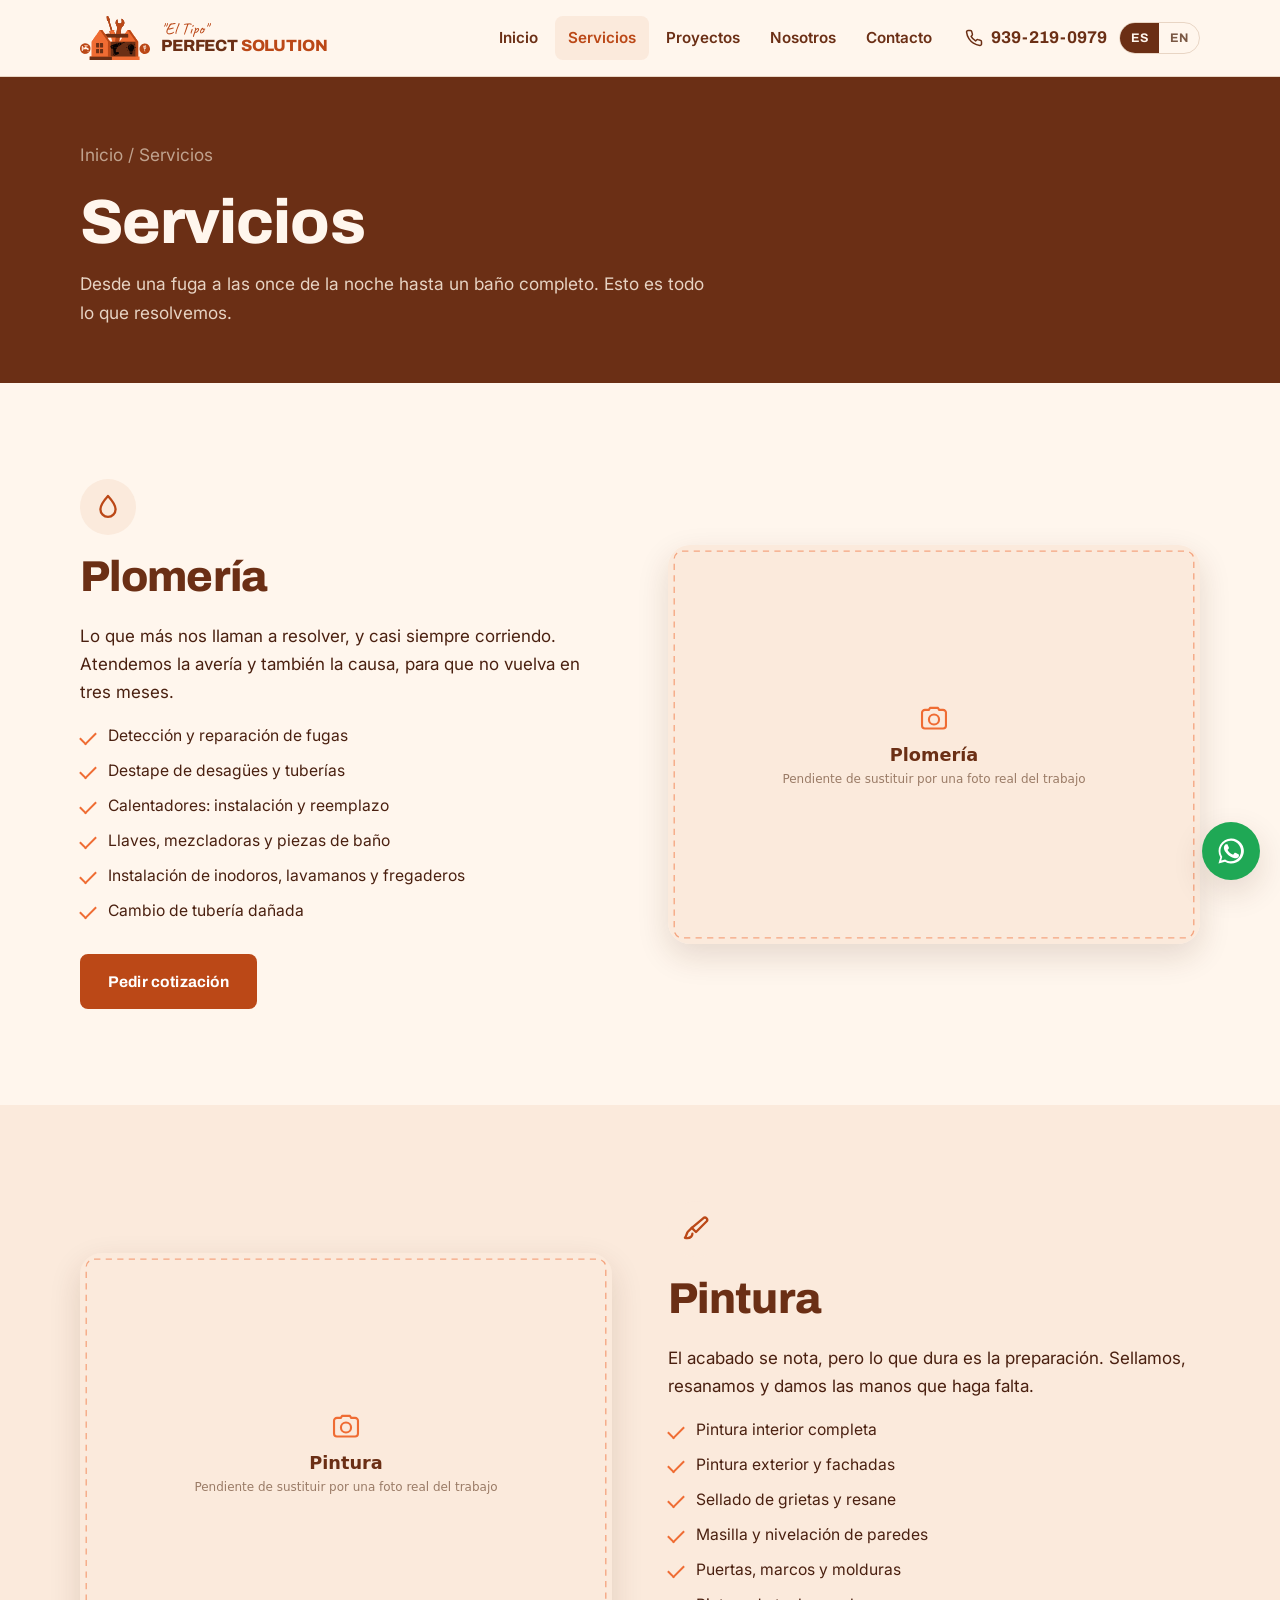
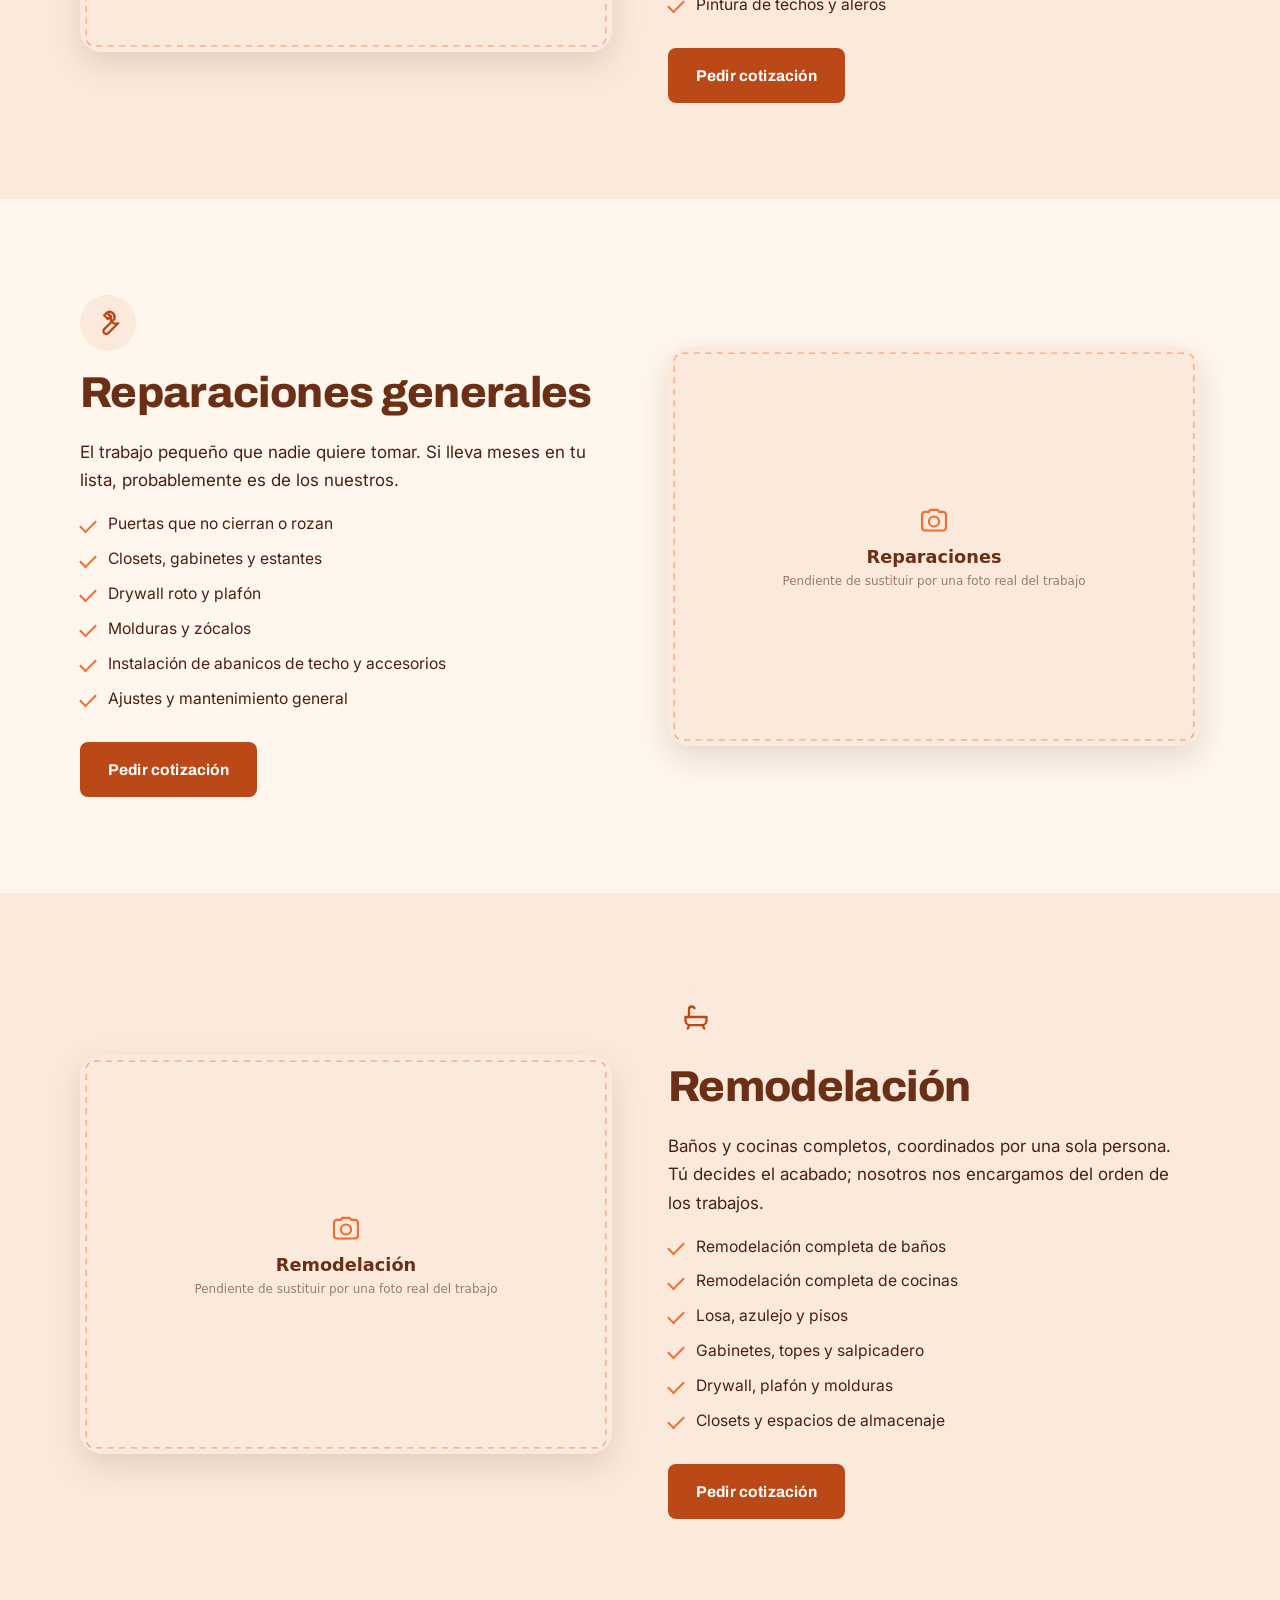
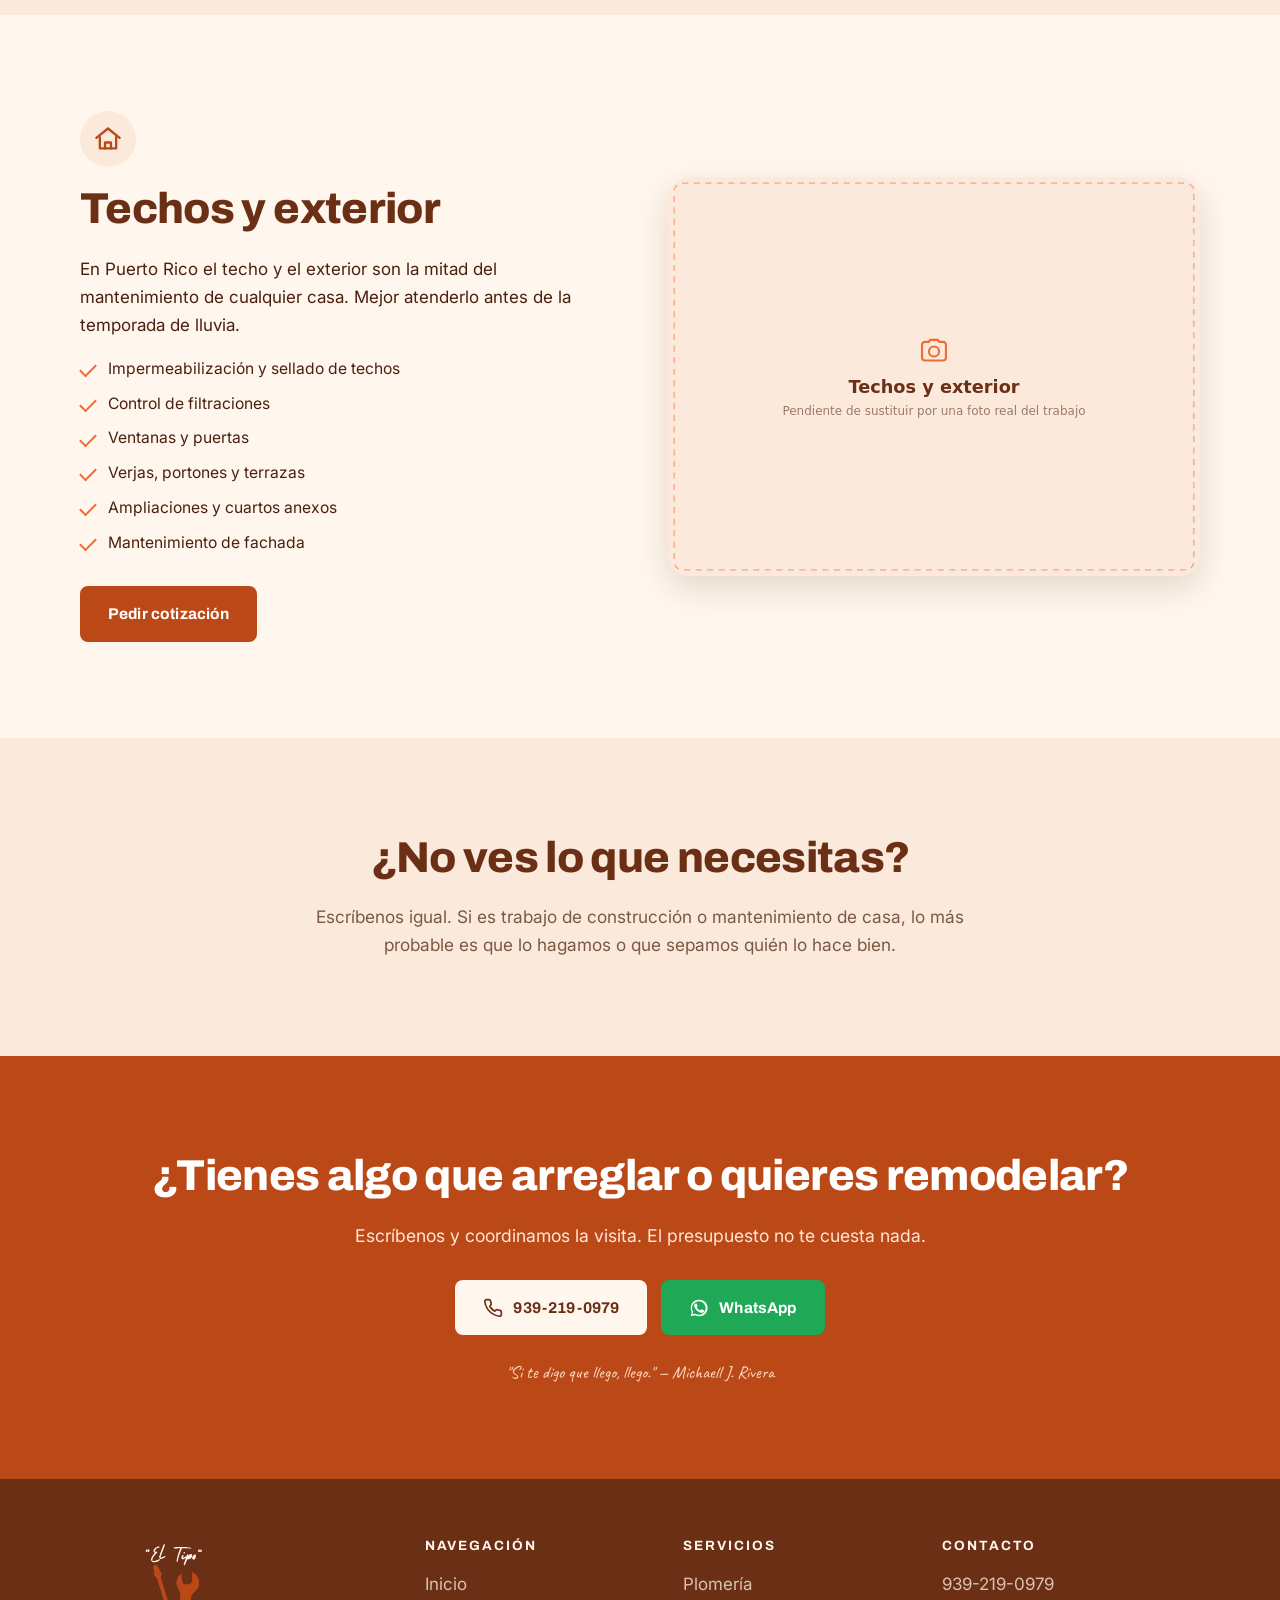
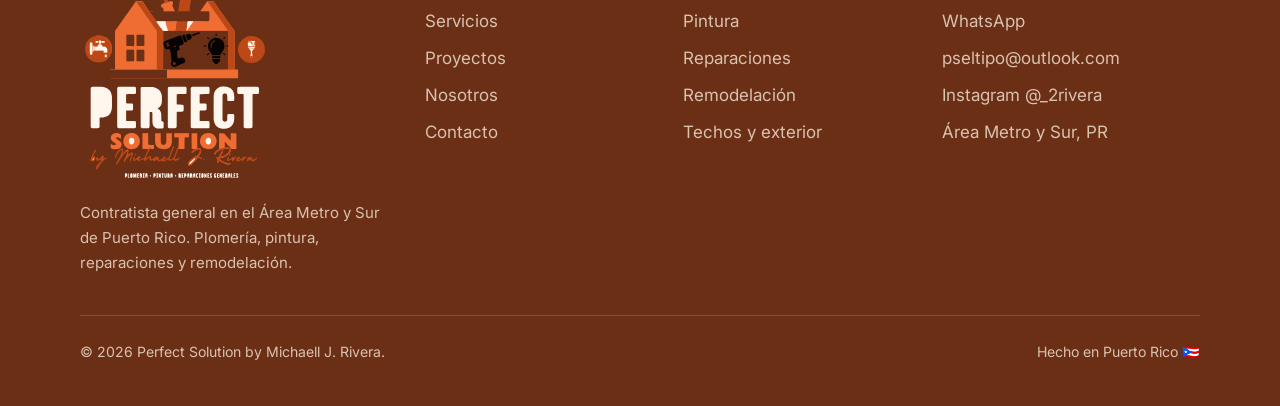
<file: servicios.html>
<!doctype html>
<html lang="es-PR">
<head>
<meta charset="utf-8">
<meta name="viewport" content="width=device-width, initial-scale=1">
<title>Servicios | Perfect Solution — plomería, pintura, reparaciones y remodelación</title>
<meta name="description" content="Plomería, pintura interior y exterior, reparaciones generales, remodelación de baños y cocinas, impermeabilización de techos. Área Metro y Sur de Puerto Rico.">
<link rel="canonical" href="https://bryancampoos.github.io/powersolution/servicios.html">
<link rel="alternate" hreflang="es-pr" href="https://bryancampoos.github.io/powersolution/servicios.html">
<link rel="alternate" hreflang="en" href="https://bryancampoos.github.io/powersolution/en/services.html">
<link rel="alternate" hreflang="x-default" href="https://bryancampoos.github.io/powersolution/servicios.html">

<meta property="og:type" content="website">
<meta property="og:locale" content="es_PR">
<meta property="og:title" content="Servicios | Perfect Solution — plomería, pintura, reparaciones y remodelación">
<meta property="og:description" content="Plomería, pintura interior y exterior, reparaciones generales, remodelación de baños y cocinas, impermeabilización de techos. Área Metro y Sur de Puerto Rico.">
<meta property="og:url" content="https://bryancampoos.github.io/powersolution/servicios.html">
<meta property="og:image" content="https://bryancampoos.github.io/powersolution/assets/logo/logo-512.png">
<meta name="theme-color" content="#6B2F15">

<link rel="icon" href="favicon.ico" sizes="any">
<link rel="icon" href="assets/logo/isotipo.svg" type="image/svg+xml">
<link rel="apple-touch-icon" href="apple-touch-icon.png">
<link rel="manifest" href="site.webmanifest">

<link rel="preconnect" href="https://fonts.googleapis.com">
<link rel="preconnect" href="https://fonts.gstatic.com" crossorigin>
<link rel="stylesheet" href="https://fonts.googleapis.com/css2?family=Archivo:wght@600;700;800&family=Caveat:wght@600&family=Inter:wght@400;500;600&display=swap">
<link rel="stylesheet" href="assets/css/styles.css">
<script>document.documentElement.classList.add('js')</script>
</head>
<body>

<a class="saltar" href="#principal">Saltar al contenido</a>

<svg width="0" height="0" style="position:absolute" aria-hidden="true" focusable="false"><defs>
  <symbol id="i-tel" viewBox="0 0 24 24" fill="none" stroke="currentColor" stroke-width="2" stroke-linecap="round" stroke-linejoin="round"><path d="M22 16.9v3a2 2 0 0 1-2.2 2 19.8 19.8 0 0 1-8.6-3.1 19.5 19.5 0 0 1-6-6A19.8 19.8 0 0 1 2.1 4.2 2 2 0 0 1 4.1 2h3a2 2 0 0 1 2 1.7c.1 1 .4 1.9.7 2.8a2 2 0 0 1-.5 2.1L8.1 9.9a16 16 0 0 0 6 6l1.3-1.3a2 2 0 0 1 2.1-.4c.9.3 1.8.6 2.8.7a2 2 0 0 1 1.7 2z"/></symbol>
  <symbol id="i-wa" viewBox="0 0 24 24" fill="currentColor"><path d="M17.5 14.4c-.3-.2-1.7-.9-2-1-.3-.1-.5-.2-.7.1-.2.3-.7 1-.9 1.2-.2.2-.3.2-.6.1-.3-.2-1.2-.5-2.3-1.4-.9-.8-1.4-1.7-1.6-2-.2-.3 0-.5.1-.6l.5-.5c.1-.2.2-.3.3-.5 0-.2 0-.4 0-.5 0-.2-.7-1.6-.9-2.2-.2-.6-.5-.5-.7-.5h-.6c-.2 0-.5.1-.8.4-.3.3-1 1-1 2.5s1.1 2.9 1.2 3.1c.2.2 2.1 3.2 5.1 4.4.7.3 1.3.5 1.7.6.7.2 1.4.2 1.9.1.6-.1 1.7-.7 2-1.4.2-.7.2-1.3.2-1.4-.1-.1-.3-.2-.6-.3z"/><path d="M12 2a10 10 0 0 0-8.6 15L2 22l5.2-1.4A10 10 0 1 0 12 2zm0 18.2c-1.6 0-3.1-.4-4.4-1.2l-.3-.2-3.1.8.8-3-.2-.3a8.2 8.2 0 1 1 7.2 3.9z"/></symbol>
  <symbol id="i-check" viewBox="0 0 24 24" fill="none" stroke="currentColor" stroke-width="2.4" stroke-linecap="round" stroke-linejoin="round"><path d="M20 6 9 17l-5-5"/></symbol>
  <symbol id="i-gota" viewBox="0 0 24 24" fill="none" stroke="currentColor" stroke-width="2" stroke-linecap="round" stroke-linejoin="round"><path d="M12 2.5S5.5 9.6 5.5 14a6.5 6.5 0 0 0 13 0c0-4.4-6.5-11.5-6.5-11.5z"/></symbol>
  <symbol id="i-brocha" viewBox="0 0 24 24" fill="none" stroke="currentColor" stroke-width="2" stroke-linecap="round" stroke-linejoin="round"><path d="M18.4 2.6a2 2 0 0 1 2.8 2.8L12 14.6 8.4 11z"/><path d="M8.4 11 5 14.4c-1 1-1 3.6-2.5 5.1 0 0 3.5.9 5.4-1a3.5 3.5 0 0 0 1-2.4"/></symbol>
  <symbol id="i-llave" viewBox="0 0 24 24" fill="none" stroke="currentColor" stroke-width="2" stroke-linecap="round" stroke-linejoin="round"><path d="M14.7 6.3a4.5 4.5 0 0 0 6 5.9l-8.5 8.5a2.4 2.4 0 0 1-3.4-3.4l8.5-8.5a4.5 4.5 0 0 0-5.9-6L14 6.4 11.9 8.6 8.7 5.4 10.9 3.2z"/></symbol>
  <symbol id="i-bano" viewBox="0 0 24 24" fill="none" stroke="currentColor" stroke-width="2" stroke-linecap="round" stroke-linejoin="round"><path d="M3 12h18v3a4 4 0 0 1-4 4H7a4 4 0 0 1-4-4z"/><path d="M6 12V5.5A2.5 2.5 0 0 1 8.5 3c1 0 1.8.6 2.2 1.4"/><path d="M6 19.5 5 22M18 19.5 19 22"/></symbol>
  <symbol id="i-cocina" viewBox="0 0 24 24" fill="none" stroke="currentColor" stroke-width="2" stroke-linecap="round" stroke-linejoin="round"><rect x="3" y="3" width="18" height="18" rx="2"/><path d="M3 11h18M7 7h.01M11 7h.01M7 15h4"/></symbol>
  <symbol id="i-techo" viewBox="0 0 24 24" fill="none" stroke="currentColor" stroke-width="2" stroke-linecap="round" stroke-linejoin="round"><path d="M2 11 12 3l10 8"/><path d="M5 10.5V20h14v-9.5"/><path d="M9.5 20v-5h5v5"/></symbol>
  <symbol id="i-doc" viewBox="0 0 24 24" fill="none" stroke="currentColor" stroke-width="2" stroke-linecap="round" stroke-linejoin="round"><path d="M14 2H7a2 2 0 0 0-2 2v16a2 2 0 0 0 2 2h10a2 2 0 0 0 2-2V7z"/><path d="M14 2v5h5M9 13h6M9 17h4"/></symbol>
  <symbol id="i-reloj" viewBox="0 0 24 24" fill="none" stroke="currentColor" stroke-width="2" stroke-linecap="round" stroke-linejoin="round"><circle cx="12" cy="12" r="9"/><path d="M12 7v5l3.2 1.8"/></symbol>
  <symbol id="i-mapa" viewBox="0 0 24 24" fill="none" stroke="currentColor" stroke-width="2" stroke-linecap="round" stroke-linejoin="round"><path d="M20 10.5c0 5.5-8 12-8 12s-8-6.5-8-12a8 8 0 1 1 16 0z"/><circle cx="12" cy="10.3" r="2.8"/></symbol>
  <symbol id="i-mail" viewBox="0 0 24 24" fill="none" stroke="currentColor" stroke-width="2" stroke-linecap="round" stroke-linejoin="round"><rect x="2.5" y="4.5" width="19" height="15" rx="2"/><path d="m3 6.5 9 6 9-6"/></symbol>
  <symbol id="i-flecha" viewBox="0 0 24 24" fill="none" stroke="currentColor" stroke-width="2.2" stroke-linecap="round" stroke-linejoin="round"><path d="M5 12h14M13 6l6 6-6 6"/></symbol>
  <symbol id="i-escudo" viewBox="0 0 24 24" fill="none" stroke="currentColor" stroke-width="2" stroke-linecap="round" stroke-linejoin="round"><path d="M12 2.5 4.5 5.5V11c0 5 3.2 9 7.5 10.5 4.3-1.5 7.5-5.5 7.5-10.5V5.5z"/><path d="m9 11.8 2.2 2.2 4-4"/></symbol>
  <symbol id="i-ventana" viewBox="0 0 24 24" fill="none" stroke="currentColor" stroke-width="2" stroke-linecap="round" stroke-linejoin="round"><rect x="3.5" y="3.5" width="17" height="17" rx="2"/><path d="M12 3.5v17M3.5 12h17"/></symbol>
  <symbol id="i-regla" viewBox="0 0 24 24" fill="none" stroke="currentColor" stroke-width="2" stroke-linecap="round" stroke-linejoin="round"><path d="M15.6 2.6 21.4 8.4a2 2 0 0 1 0 2.8L11.2 21.4a2 2 0 0 1-2.8 0L2.6 15.6a2 2 0 0 1 0-2.8L12.8 2.6a2 2 0 0 1 2.8 0z"/><path d="m7 11 2 2M10 8l2 2M13 5l2 2"/></symbol>
  <symbol id="i-ig" viewBox="0 0 24 24" fill="none" stroke="currentColor" stroke-width="2" stroke-linecap="round" stroke-linejoin="round"><rect x="2.6" y="2.6" width="18.8" height="18.8" rx="5.4"/><circle cx="12" cy="12" r="4.2"/><circle cx="17.5" cy="6.5" r="1.15" fill="currentColor" stroke="none"/></symbol>
</defs></svg>
<header class="header">
  <div class="contenedor header__fila">
    <a class="marca" href="index.html" aria-label="Perfect Solution — inicio">
      <img src="assets/logo/isotipo.svg" alt="" width="44" height="44">
      <span class="marca__texto">
        <span class="marca__apodo">"El Tipo"</span>
        <span class="marca__nombre">Perfect <span>Solution</span></span>
      </span>
    </a>

    <button class="hamburguesa" type="button" aria-expanded="false" aria-controls="menu" aria-label="Abrir menú">
      <span></span>
    </button>

    <nav class="nav" id="menu" aria-label="Principal">
      <ul>
        <li><a href="index.html">Inicio</a></li>
        <li><a href="servicios.html" aria-current="page">Servicios</a></li>
        <li><a href="proyectos.html">Proyectos</a></li>
        <li><a href="nosotros.html">Nosotros</a></li>
        <li><a href="contacto.html">Contacto</a></li>
      </ul>
    </nav>

    <div class="header__acciones">
      <a class="tel-header" href="tel:+19392190979">
        <svg aria-hidden="true"><use href="#i-tel"/></svg>
        <span>939-219-0979</span>
      </a>
      <div class="idioma">
        <a href="servicios.html" aria-current="true" hreflang="es">ES</a>
        <a href="en/services.html" hreflang="en">EN</a>
      </div>
    </div>
  </div>
</header>

<main id="principal">

  <section class="cabecera-pagina">
    <div class="contenedor">
      <p class="miga"><a href="index.html">Inicio</a> / Servicios</p>
      <h1>Servicios</h1>
      <p>Desde una fuga a las once de la noche hasta un baño completo. Esto es todo lo que resolvemos.</p>
    </div>
  </section>

  <section class="seccion" id="plomeria">
    <div class="contenedor dos-col">
      <div class="revelar">
        <div class="tarjeta__icono"><svg aria-hidden="true"><use href="#i-gota"/></svg></div>
        <h2>Plomería</h2>
        <p>Lo que más nos llaman a resolver, y casi siempre corriendo. Atendemos la avería y también la causa, para que no vuelva en tres meses.</p>
        <ul class="lista-marcas">
            <li>Detección y reparación de fugas</li>
            <li>Destape de desagües y tuberías</li>
            <li>Calentadores: instalación y reemplazo</li>
            <li>Llaves, mezcladoras y piezas de baño</li>
            <li>Instalación de inodoros, lavamanos y fregaderos</li>
            <li>Cambio de tubería dañada</li>
        </ul>
        <div class="grupo-btn" style="margin-top:30px">
          <a class="btn btn--primario" href="contacto.html">Pedir cotización</a>
        </div>
      </div>
      <div class="dos-col__media revelar">
        <img src="assets/img/serv-plomeria.svg" alt="Plomería" width="1200" height="900" loading="lazy">
      </div>
    </div>
  </section>

  <section class="seccion seccion--alt" id="pintura">
    <div class="contenedor dos-col dos-col--inverso">
      <div class="revelar">
        <div class="tarjeta__icono"><svg aria-hidden="true"><use href="#i-brocha"/></svg></div>
        <h2>Pintura</h2>
        <p>El acabado se nota, pero lo que dura es la preparación. Sellamos, resanamos y damos las manos que haga falta.</p>
        <ul class="lista-marcas">
            <li>Pintura interior completa</li>
            <li>Pintura exterior y fachadas</li>
            <li>Sellado de grietas y resane</li>
            <li>Masilla y nivelación de paredes</li>
            <li>Puertas, marcos y molduras</li>
            <li>Pintura de techos y aleros</li>
        </ul>
        <div class="grupo-btn" style="margin-top:30px">
          <a class="btn btn--primario" href="contacto.html">Pedir cotización</a>
        </div>
      </div>
      <div class="dos-col__media revelar">
        <img src="assets/img/serv-pintura.svg" alt="Pintura" width="1200" height="900" loading="lazy">
      </div>
    </div>
  </section>

  <section class="seccion" id="reparaciones">
    <div class="contenedor dos-col">
      <div class="revelar">
        <div class="tarjeta__icono"><svg aria-hidden="true"><use href="#i-llave"/></svg></div>
        <h2>Reparaciones generales</h2>
        <p>El trabajo pequeño que nadie quiere tomar. Si lleva meses en tu lista, probablemente es de los nuestros.</p>
        <ul class="lista-marcas">
            <li>Puertas que no cierran o rozan</li>
            <li>Closets, gabinetes y estantes</li>
            <li>Drywall roto y plafón</li>
            <li>Molduras y zócalos</li>
            <li>Instalación de abanicos de techo y accesorios</li>
            <li>Ajustes y mantenimiento general</li>
        </ul>
        <div class="grupo-btn" style="margin-top:30px">
          <a class="btn btn--primario" href="contacto.html">Pedir cotización</a>
        </div>
      </div>
      <div class="dos-col__media revelar">
        <img src="assets/img/serv-reparaciones.svg" alt="Reparaciones generales" width="1200" height="900" loading="lazy">
      </div>
    </div>
  </section>

  <section class="seccion seccion--alt" id="remodelacion">
    <div class="contenedor dos-col dos-col--inverso">
      <div class="revelar">
        <div class="tarjeta__icono"><svg aria-hidden="true"><use href="#i-bano"/></svg></div>
        <h2>Remodelación</h2>
        <p>Baños y cocinas completos, coordinados por una sola persona. Tú decides el acabado; nosotros nos encargamos del orden de los trabajos.</p>
        <ul class="lista-marcas">
            <li>Remodelación completa de baños</li>
            <li>Remodelación completa de cocinas</li>
            <li>Losa, azulejo y pisos</li>
            <li>Gabinetes, topes y salpicadero</li>
            <li>Drywall, plafón y molduras</li>
            <li>Closets y espacios de almacenaje</li>
        </ul>
        <div class="grupo-btn" style="margin-top:30px">
          <a class="btn btn--primario" href="contacto.html">Pedir cotización</a>
        </div>
      </div>
      <div class="dos-col__media revelar">
        <img src="assets/img/serv-remodelacion.svg" alt="Remodelación" width="1200" height="900" loading="lazy">
      </div>
    </div>
  </section>

  <section class="seccion" id="exterior">
    <div class="contenedor dos-col">
      <div class="revelar">
        <div class="tarjeta__icono"><svg aria-hidden="true"><use href="#i-techo"/></svg></div>
        <h2>Techos y exterior</h2>
        <p>En Puerto Rico el techo y el exterior son la mitad del mantenimiento de cualquier casa. Mejor atenderlo antes de la temporada de lluvia.</p>
        <ul class="lista-marcas">
            <li>Impermeabilización y sellado de techos</li>
            <li>Control de filtraciones</li>
            <li>Ventanas y puertas</li>
            <li>Verjas, portones y terrazas</li>
            <li>Ampliaciones y cuartos anexos</li>
            <li>Mantenimiento de fachada</li>
        </ul>
        <div class="grupo-btn" style="margin-top:30px">
          <a class="btn btn--primario" href="contacto.html">Pedir cotización</a>
        </div>
      </div>
      <div class="dos-col__media revelar">
        <img src="assets/img/serv-exterior.svg" alt="Techos y exterior" width="1200" height="900" loading="lazy">
      </div>
    </div>
  </section>

  <section class="seccion seccion--alt">
    <div class="contenedor">
      <div class="encabezado-seccion centrado revelar" style="margin-bottom:0">
        <h2>¿No ves lo que necesitas?</h2>
        <p>Escríbenos igual. Si es trabajo de construcción o mantenimiento de casa, lo más probable es que lo hagamos o que sepamos quién lo hace bien.</p>
      </div>
    </div>
  </section>

  <section class="seccion cta-cierre">
    <div class="contenedor">
      <h2>¿Tienes algo que arreglar o quieres remodelar?</h2>
      <p>Escríbenos y coordinamos la visita. El presupuesto no te cuesta nada.</p>
      <div class="grupo-btn">
        <a class="btn btn--claro" href="tel:+19392190979">
          <svg aria-hidden="true"><use href="#i-tel"/></svg>
          939-219-0979
        </a>
        <a class="btn btn--wa" href="https://wa.me/19392190979?text=Hola%20Michaell%2C%20vi%20su%20p%C3%A1gina%20y%20necesito%20ayuda%20con..." target="_blank" rel="noopener">
          <svg aria-hidden="true"><use href="#i-wa"/></svg>
          WhatsApp
        </a>
      </div>
      <p class="firma">"Si te digo que llego, llego." — Michaell J. Rivera</p>
    </div>
  </section>
</main>

<footer class="footer">
  <div class="contenedor">
    <div class="footer__rejilla">
      <div>
        <img class="footer__logo" src="assets/logo/logo-light.svg" alt="Perfect Solution by Michaell J. Rivera" width="190" height="244">
        <p style="font-size:.94rem">Contratista general en el Área Metro y Sur de Puerto Rico. Plomería, pintura, reparaciones y remodelación.</p>
      </div>

      <div>
        <h3>Navegación</h3>
        <ul>
          <li><a href="index.html">Inicio</a></li>
          <li><a href="servicios.html">Servicios</a></li>
          <li><a href="proyectos.html">Proyectos</a></li>
          <li><a href="nosotros.html">Nosotros</a></li>
          <li><a href="contacto.html">Contacto</a></li>
        </ul>
      </div>

      <div>
        <h3>Servicios</h3>
        <ul>
          <li><a href="servicios.html#plomeria">Plomería</a></li>
          <li><a href="servicios.html#pintura">Pintura</a></li>
          <li><a href="servicios.html#reparaciones">Reparaciones</a></li>
          <li><a href="servicios.html#remodelacion">Remodelación</a></li>
          <li><a href="servicios.html#exterior">Techos y exterior</a></li>
        </ul>
      </div>

      <div>
        <h3>Contacto</h3>
        <ul>
          <li><a href="tel:+19392190979">939-219-0979</a></li>
          <li><a href="https://wa.me/19392190979" target="_blank" rel="noopener">WhatsApp</a></li>
          <li><a href="mailto:pseltipo@outlook.com">pseltipo@outlook.com</a></li>
          <li><a href="https://www.instagram.com/_2rivera/" target="_blank" rel="noopener">Instagram @_2rivera</a></li>
          <li>Área Metro y Sur, PR</li>
        </ul>
      </div>
    </div>

    <div class="footer__pie">
      <p>© <span data-anio>2026</span> Perfect Solution by Michaell J. Rivera.</p>
      <p>Hecho en Puerto Rico 🇵🇷</p>
    </div>
  </div>
</footer>

<a class="wa-flotante" href="https://wa.me/19392190979?text=Hola%20Michaell%2C%20vi%20su%20p%C3%A1gina%20y%20necesito%20ayuda%20con..." target="_blank" rel="noopener" aria-label="Escribir por WhatsApp">
  <svg aria-hidden="true"><use href="#i-wa"/></svg>
</a>

<div class="barra-movil">
  <a href="tel:+19392190979"><svg aria-hidden="true"><use href="#i-tel"/></svg> Llamar</a>
  <a href="https://wa.me/19392190979?text=Hola%20Michaell%2C%20vi%20su%20p%C3%A1gina%20y%20necesito%20ayuda%20con..." target="_blank" rel="noopener"><svg aria-hidden="true"><use href="#i-wa"/></svg> WhatsApp</a>
</div>

<script src="assets/js/main.js" defer></script>
</body>
</html>
</file>
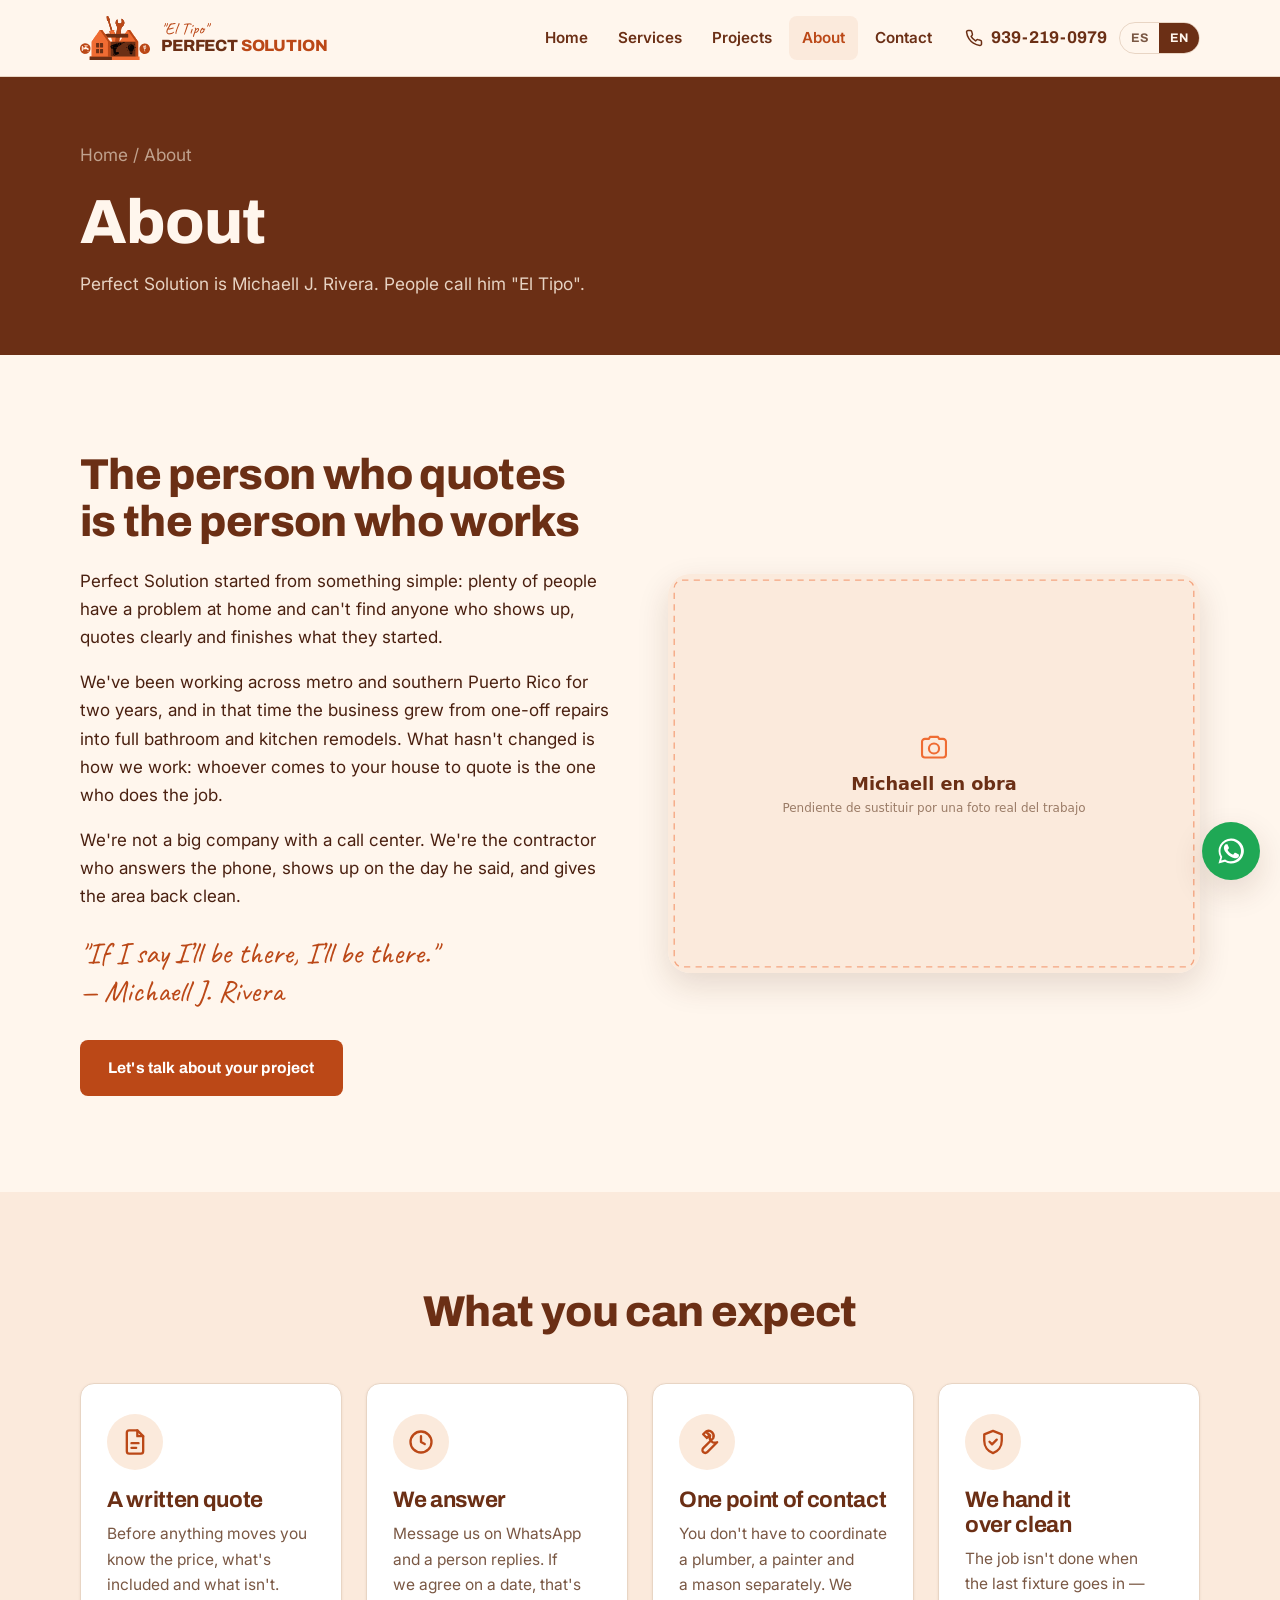
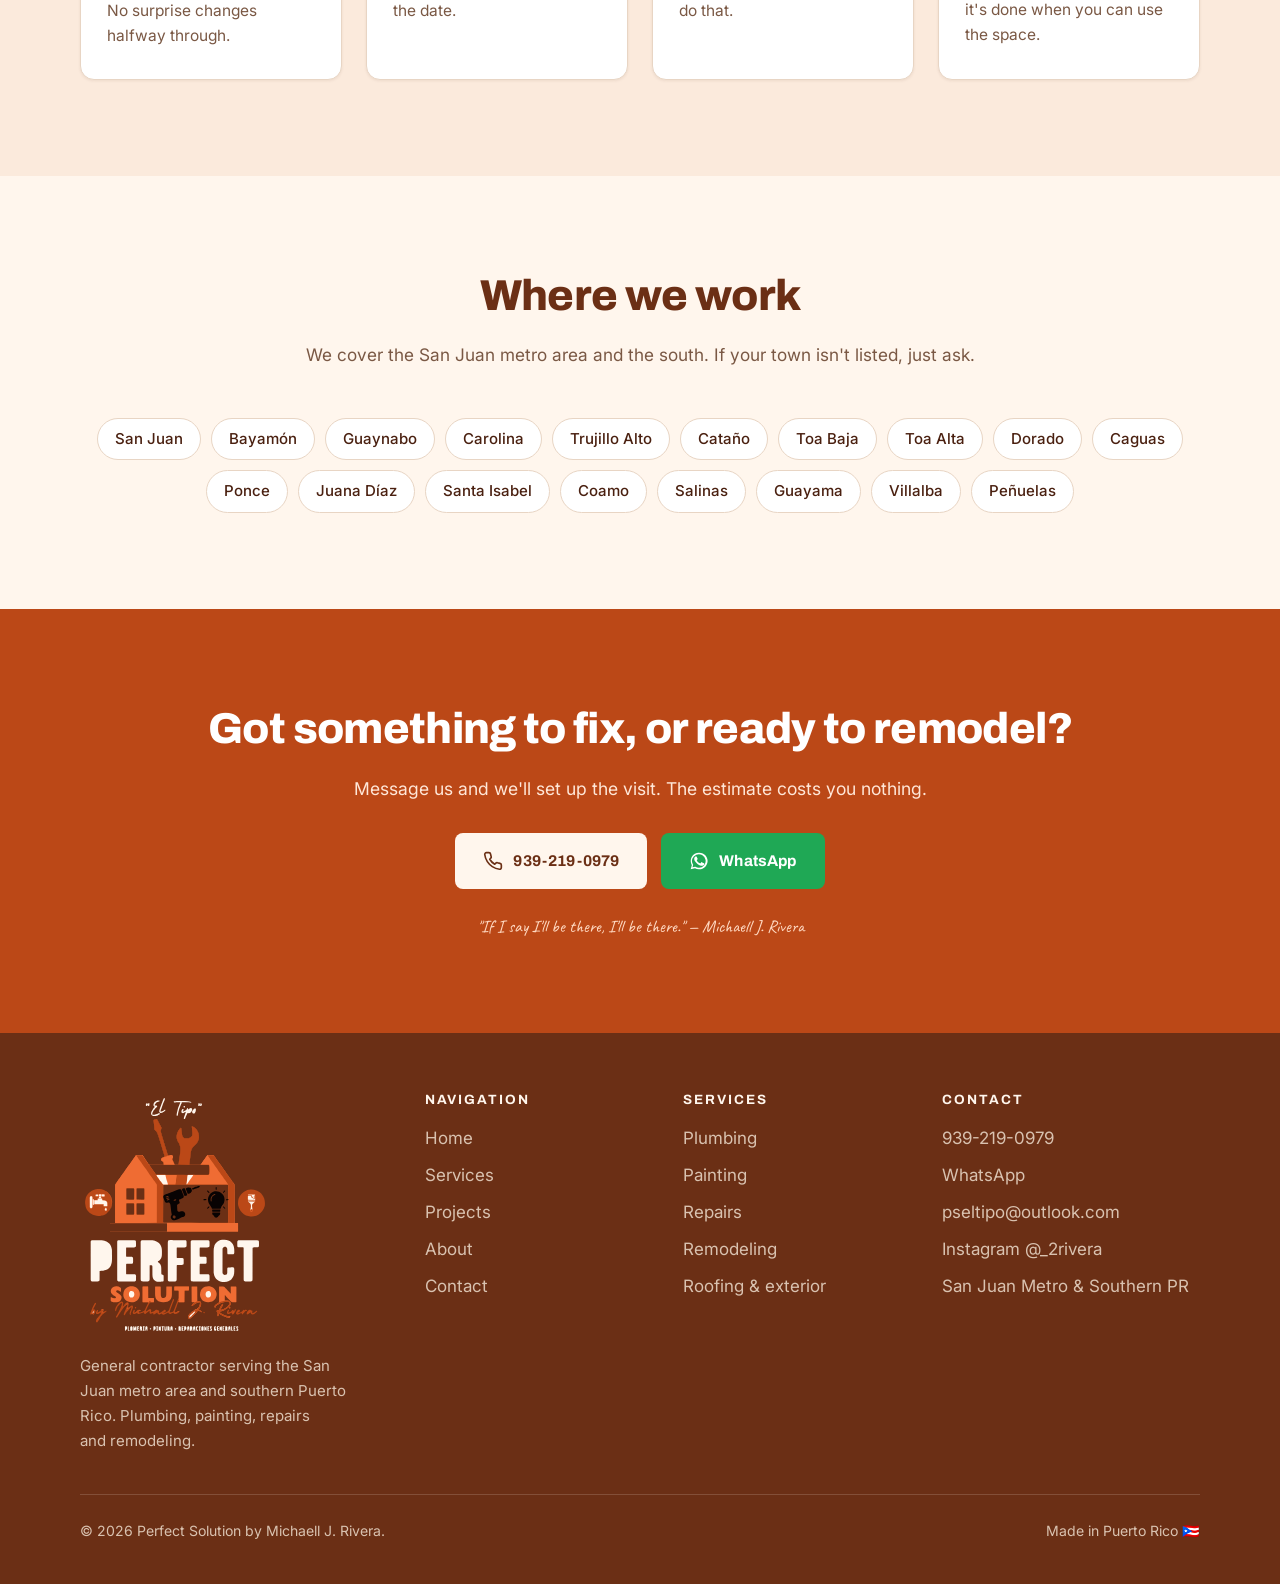
<file: en/about.html>
<!doctype html>
<html lang="en">
<head>
<meta charset="utf-8">
<meta name="viewport" content="width=device-width, initial-scale=1">
<title>About | Perfect Solution by Michaell J. Rivera</title>
<meta name="description" content="Perfect Solution is Michaell J. Rivera, "El Tipo": a general contractor serving metro and southern Puerto Rico. You deal with him directly.">
<link rel="canonical" href="https://bryancampoos.github.io/powersolution/en/about.html">
<link rel="alternate" hreflang="es-pr" href="https://bryancampoos.github.io/powersolution/nosotros.html">
<link rel="alternate" hreflang="en" href="https://bryancampoos.github.io/powersolution/en/about.html">
<link rel="alternate" hreflang="x-default" href="https://bryancampoos.github.io/powersolution/nosotros.html">

<meta property="og:type" content="website">
<meta property="og:locale" content="en_US">
<meta property="og:title" content="About | Perfect Solution by Michaell J. Rivera">
<meta property="og:description" content="Perfect Solution is Michaell J. Rivera, "El Tipo": a general contractor serving metro and southern Puerto Rico. You deal with him directly.">
<meta property="og:url" content="https://bryancampoos.github.io/powersolution/en/about.html">
<meta property="og:image" content="https://bryancampoos.github.io/powersolution/assets/logo/logo-512.png">
<meta name="theme-color" content="#6B2F15">

<link rel="icon" href="../favicon.ico" sizes="any">
<link rel="icon" href="../assets/logo/isotipo.svg" type="image/svg+xml">
<link rel="apple-touch-icon" href="../apple-touch-icon.png">
<link rel="manifest" href="../site.webmanifest">

<link rel="preconnect" href="https://fonts.googleapis.com">
<link rel="preconnect" href="https://fonts.gstatic.com" crossorigin>
<link rel="stylesheet" href="https://fonts.googleapis.com/css2?family=Archivo:wght@600;700;800&family=Caveat:wght@600&family=Inter:wght@400;500;600&display=swap">
<link rel="stylesheet" href="../assets/css/styles.css">
<script>document.documentElement.classList.add('js')</script>
</head>
<body>

<a class="saltar" href="#principal">Skip to content</a>

<svg width="0" height="0" style="position:absolute" aria-hidden="true" focusable="false"><defs>
  <symbol id="i-tel" viewBox="0 0 24 24" fill="none" stroke="currentColor" stroke-width="2" stroke-linecap="round" stroke-linejoin="round"><path d="M22 16.9v3a2 2 0 0 1-2.2 2 19.8 19.8 0 0 1-8.6-3.1 19.5 19.5 0 0 1-6-6A19.8 19.8 0 0 1 2.1 4.2 2 2 0 0 1 4.1 2h3a2 2 0 0 1 2 1.7c.1 1 .4 1.9.7 2.8a2 2 0 0 1-.5 2.1L8.1 9.9a16 16 0 0 0 6 6l1.3-1.3a2 2 0 0 1 2.1-.4c.9.3 1.8.6 2.8.7a2 2 0 0 1 1.7 2z"/></symbol>
  <symbol id="i-wa" viewBox="0 0 24 24" fill="currentColor"><path d="M17.5 14.4c-.3-.2-1.7-.9-2-1-.3-.1-.5-.2-.7.1-.2.3-.7 1-.9 1.2-.2.2-.3.2-.6.1-.3-.2-1.2-.5-2.3-1.4-.9-.8-1.4-1.7-1.6-2-.2-.3 0-.5.1-.6l.5-.5c.1-.2.2-.3.3-.5 0-.2 0-.4 0-.5 0-.2-.7-1.6-.9-2.2-.2-.6-.5-.5-.7-.5h-.6c-.2 0-.5.1-.8.4-.3.3-1 1-1 2.5s1.1 2.9 1.2 3.1c.2.2 2.1 3.2 5.1 4.4.7.3 1.3.5 1.7.6.7.2 1.4.2 1.9.1.6-.1 1.7-.7 2-1.4.2-.7.2-1.3.2-1.4-.1-.1-.3-.2-.6-.3z"/><path d="M12 2a10 10 0 0 0-8.6 15L2 22l5.2-1.4A10 10 0 1 0 12 2zm0 18.2c-1.6 0-3.1-.4-4.4-1.2l-.3-.2-3.1.8.8-3-.2-.3a8.2 8.2 0 1 1 7.2 3.9z"/></symbol>
  <symbol id="i-check" viewBox="0 0 24 24" fill="none" stroke="currentColor" stroke-width="2.4" stroke-linecap="round" stroke-linejoin="round"><path d="M20 6 9 17l-5-5"/></symbol>
  <symbol id="i-gota" viewBox="0 0 24 24" fill="none" stroke="currentColor" stroke-width="2" stroke-linecap="round" stroke-linejoin="round"><path d="M12 2.5S5.5 9.6 5.5 14a6.5 6.5 0 0 0 13 0c0-4.4-6.5-11.5-6.5-11.5z"/></symbol>
  <symbol id="i-brocha" viewBox="0 0 24 24" fill="none" stroke="currentColor" stroke-width="2" stroke-linecap="round" stroke-linejoin="round"><path d="M18.4 2.6a2 2 0 0 1 2.8 2.8L12 14.6 8.4 11z"/><path d="M8.4 11 5 14.4c-1 1-1 3.6-2.5 5.1 0 0 3.5.9 5.4-1a3.5 3.5 0 0 0 1-2.4"/></symbol>
  <symbol id="i-llave" viewBox="0 0 24 24" fill="none" stroke="currentColor" stroke-width="2" stroke-linecap="round" stroke-linejoin="round"><path d="M14.7 6.3a4.5 4.5 0 0 0 6 5.9l-8.5 8.5a2.4 2.4 0 0 1-3.4-3.4l8.5-8.5a4.5 4.5 0 0 0-5.9-6L14 6.4 11.9 8.6 8.7 5.4 10.9 3.2z"/></symbol>
  <symbol id="i-bano" viewBox="0 0 24 24" fill="none" stroke="currentColor" stroke-width="2" stroke-linecap="round" stroke-linejoin="round"><path d="M3 12h18v3a4 4 0 0 1-4 4H7a4 4 0 0 1-4-4z"/><path d="M6 12V5.5A2.5 2.5 0 0 1 8.5 3c1 0 1.8.6 2.2 1.4"/><path d="M6 19.5 5 22M18 19.5 19 22"/></symbol>
  <symbol id="i-cocina" viewBox="0 0 24 24" fill="none" stroke="currentColor" stroke-width="2" stroke-linecap="round" stroke-linejoin="round"><rect x="3" y="3" width="18" height="18" rx="2"/><path d="M3 11h18M7 7h.01M11 7h.01M7 15h4"/></symbol>
  <symbol id="i-techo" viewBox="0 0 24 24" fill="none" stroke="currentColor" stroke-width="2" stroke-linecap="round" stroke-linejoin="round"><path d="M2 11 12 3l10 8"/><path d="M5 10.5V20h14v-9.5"/><path d="M9.5 20v-5h5v5"/></symbol>
  <symbol id="i-doc" viewBox="0 0 24 24" fill="none" stroke="currentColor" stroke-width="2" stroke-linecap="round" stroke-linejoin="round"><path d="M14 2H7a2 2 0 0 0-2 2v16a2 2 0 0 0 2 2h10a2 2 0 0 0 2-2V7z"/><path d="M14 2v5h5M9 13h6M9 17h4"/></symbol>
  <symbol id="i-reloj" viewBox="0 0 24 24" fill="none" stroke="currentColor" stroke-width="2" stroke-linecap="round" stroke-linejoin="round"><circle cx="12" cy="12" r="9"/><path d="M12 7v5l3.2 1.8"/></symbol>
  <symbol id="i-mapa" viewBox="0 0 24 24" fill="none" stroke="currentColor" stroke-width="2" stroke-linecap="round" stroke-linejoin="round"><path d="M20 10.5c0 5.5-8 12-8 12s-8-6.5-8-12a8 8 0 1 1 16 0z"/><circle cx="12" cy="10.3" r="2.8"/></symbol>
  <symbol id="i-mail" viewBox="0 0 24 24" fill="none" stroke="currentColor" stroke-width="2" stroke-linecap="round" stroke-linejoin="round"><rect x="2.5" y="4.5" width="19" height="15" rx="2"/><path d="m3 6.5 9 6 9-6"/></symbol>
  <symbol id="i-flecha" viewBox="0 0 24 24" fill="none" stroke="currentColor" stroke-width="2.2" stroke-linecap="round" stroke-linejoin="round"><path d="M5 12h14M13 6l6 6-6 6"/></symbol>
  <symbol id="i-escudo" viewBox="0 0 24 24" fill="none" stroke="currentColor" stroke-width="2" stroke-linecap="round" stroke-linejoin="round"><path d="M12 2.5 4.5 5.5V11c0 5 3.2 9 7.5 10.5 4.3-1.5 7.5-5.5 7.5-10.5V5.5z"/><path d="m9 11.8 2.2 2.2 4-4"/></symbol>
  <symbol id="i-ventana" viewBox="0 0 24 24" fill="none" stroke="currentColor" stroke-width="2" stroke-linecap="round" stroke-linejoin="round"><rect x="3.5" y="3.5" width="17" height="17" rx="2"/><path d="M12 3.5v17M3.5 12h17"/></symbol>
  <symbol id="i-regla" viewBox="0 0 24 24" fill="none" stroke="currentColor" stroke-width="2" stroke-linecap="round" stroke-linejoin="round"><path d="M15.6 2.6 21.4 8.4a2 2 0 0 1 0 2.8L11.2 21.4a2 2 0 0 1-2.8 0L2.6 15.6a2 2 0 0 1 0-2.8L12.8 2.6a2 2 0 0 1 2.8 0z"/><path d="m7 11 2 2M10 8l2 2M13 5l2 2"/></symbol>
  <symbol id="i-ig" viewBox="0 0 24 24" fill="none" stroke="currentColor" stroke-width="2" stroke-linecap="round" stroke-linejoin="round"><rect x="2.6" y="2.6" width="18.8" height="18.8" rx="5.4"/><circle cx="12" cy="12" r="4.2"/><circle cx="17.5" cy="6.5" r="1.15" fill="currentColor" stroke="none"/></symbol>
</defs></svg>
<header class="header">
  <div class="contenedor header__fila">
    <a class="marca" href="index.html" aria-label="Perfect Solution — home">
      <img src="../assets/logo/isotipo.svg" alt="" width="44" height="44">
      <span class="marca__texto">
        <span class="marca__apodo">"El Tipo"</span>
        <span class="marca__nombre">Perfect <span>Solution</span></span>
      </span>
    </a>

    <button class="hamburguesa" type="button" aria-expanded="false" aria-controls="menu" aria-label="Open menu">
      <span></span>
    </button>

    <nav class="nav" id="menu" aria-label="Main">
      <ul>
        <li><a href="index.html">Home</a></li>
        <li><a href="services.html">Services</a></li>
        <li><a href="projects.html">Projects</a></li>
        <li><a href="about.html" aria-current="page">About</a></li>
        <li><a href="contact.html">Contact</a></li>
      </ul>
    </nav>

    <div class="header__acciones">
      <a class="tel-header" href="tel:+19392190979">
        <svg aria-hidden="true"><use href="#i-tel"/></svg>
        <span>939-219-0979</span>
      </a>
      <div class="idioma">
        <a href="../nosotros.html" hreflang="es">ES</a>
        <a href="about.html" aria-current="true" hreflang="en">EN</a>
      </div>
    </div>
  </div>
</header>

<main id="principal">

  <section class="cabecera-pagina">
    <div class="contenedor">
      <p class="miga"><a href="index.html">Home</a> / About</p>
      <h1>About</h1>
      <p>Perfect Solution is Michaell J. Rivera. People call him "El Tipo".</p>
    </div>
  </section>

  <section class="seccion">
    <div class="contenedor dos-col">
      <div class="revelar">
        <h2>The person who quotes is the person who works</h2>
        <p>Perfect Solution started from something simple: plenty of people have a problem at home and can't find anyone who shows up, quotes clearly and finishes what they started.</p>
        <p>We've been working across metro and southern Puerto Rico for two years, and in that time the business grew from one-off repairs into full bathroom and kitchen remodels. What hasn't changed is how we work: whoever comes to your house to quote is the one who does the job.</p>
        <p>We're not a big company with a call center. We're the contractor who answers the phone, shows up on the day he said, and gives the area back clean.</p>
        <p class="firma" style="margin-top:24px">"If I say I&rsquo;ll be there, I&rsquo;ll be there."<br>— Michaell J. Rivera</p>
        <div class="grupo-btn" style="margin-top:30px">
          <a class="btn btn--primario" href="contact.html">Let's talk about your project</a>
        </div>
      </div>
      <div class="dos-col__media revelar">
        <img src="../assets/img/equipo.svg" alt="A Perfect Solution job in progress" width="1200" height="900" loading="lazy">
      </div>
    </div>
  </section>

  <section class="seccion seccion--alt">
    <div class="contenedor">
      <div class="encabezado-seccion centrado revelar">
        <h2>What you can expect</h2>
      </div>
      <div class="rejilla rejilla--4">
        <article class="tarjeta revelar">
          <div class="tarjeta__icono"><svg aria-hidden="true"><use href="#i-doc"/></svg></div>
          <h3>A written quote</h3>
          <p>Before anything moves you know the price, what's included and what isn't. No surprise changes halfway through.</p>
        </article>
        <article class="tarjeta revelar">
          <div class="tarjeta__icono"><svg aria-hidden="true"><use href="#i-reloj"/></svg></div>
          <h3>We answer</h3>
          <p>Message us on WhatsApp and a person replies. If we agree on a date, that's the date.</p>
        </article>
        <article class="tarjeta revelar">
          <div class="tarjeta__icono"><svg aria-hidden="true"><use href="#i-llave"/></svg></div>
          <h3>One point of contact</h3>
          <p>You don't have to coordinate a plumber, a painter and a mason separately. We do that.</p>
        </article>
        <article class="tarjeta revelar">
          <div class="tarjeta__icono"><svg aria-hidden="true"><use href="#i-escudo"/></svg></div>
          <h3>We hand it over clean</h3>
          <p>The job isn't done when the last fixture goes in — it's done when you can use the space.</p>
        </article>
      </div>
    </div>
  </section>

  <section class="seccion">
    <div class="contenedor">
      <div class="encabezado-seccion centrado revelar">
        <h2>Where we work</h2>
        <p>We cover the San Juan metro area and the south. If your town isn't listed, just ask.</p>
      </div>
      <ul class="pueblos revelar" style="justify-content:center"><li>San Juan</li><li>Bayamón</li><li>Guaynabo</li><li>Carolina</li><li>Trujillo Alto</li><li>Cataño</li><li>Toa Baja</li><li>Toa Alta</li><li>Dorado</li><li>Caguas</li><li>Ponce</li><li>Juana Díaz</li><li>Santa Isabel</li><li>Coamo</li><li>Salinas</li><li>Guayama</li><li>Villalba</li><li>Peñuelas</li></ul>
    </div>
  </section>

  <section class="seccion cta-cierre">
    <div class="contenedor">
      <h2>Got something to fix, or ready to remodel?</h2>
      <p>Message us and we'll set up the visit. The estimate costs you nothing.</p>
      <div class="grupo-btn">
        <a class="btn btn--claro" href="tel:+19392190979">
          <svg aria-hidden="true"><use href="#i-tel"/></svg>
          939-219-0979
        </a>
        <a class="btn btn--wa" href="https://wa.me/19392190979?text=Hi%20Michaell%2C%20I%20saw%20your%20website%20and%20I%20need%20help%20with..." target="_blank" rel="noopener">
          <svg aria-hidden="true"><use href="#i-wa"/></svg>
          WhatsApp
        </a>
      </div>
      <p class="firma">"If I say I'll be there, I'll be there." — Michaell J. Rivera</p>
    </div>
  </section>
</main>

<footer class="footer">
  <div class="contenedor">
    <div class="footer__rejilla">
      <div>
        <img class="footer__logo" src="../assets/logo/logo-light.svg" alt="Perfect Solution by Michaell J. Rivera" width="190" height="244">
        <p style="font-size:.94rem">General contractor serving the San Juan metro area and southern Puerto Rico. Plumbing, painting, repairs and remodeling.</p>
      </div>

      <div>
        <h3>Navigation</h3>
        <ul>
          <li><a href="index.html">Home</a></li>
          <li><a href="services.html">Services</a></li>
          <li><a href="projects.html">Projects</a></li>
          <li><a href="about.html">About</a></li>
          <li><a href="contact.html">Contact</a></li>
        </ul>
      </div>

      <div>
        <h3>Services</h3>
        <ul>
          <li><a href="services.html#plomeria">Plumbing</a></li>
          <li><a href="services.html#pintura">Painting</a></li>
          <li><a href="services.html#reparaciones">Repairs</a></li>
          <li><a href="services.html#remodelacion">Remodeling</a></li>
          <li><a href="services.html#exterior">Roofing & exterior</a></li>
        </ul>
      </div>

      <div>
        <h3>Contact</h3>
        <ul>
          <li><a href="tel:+19392190979">939-219-0979</a></li>
          <li><a href="https://wa.me/19392190979" target="_blank" rel="noopener">WhatsApp</a></li>
          <li><a href="mailto:pseltipo@outlook.com">pseltipo@outlook.com</a></li>
          <li><a href="https://www.instagram.com/_2rivera/" target="_blank" rel="noopener">Instagram @_2rivera</a></li>
          <li>San Juan Metro & Southern PR</li>
        </ul>
      </div>
    </div>

    <div class="footer__pie">
      <p>© <span data-anio>2026</span> Perfect Solution by Michaell J. Rivera.</p>
      <p>Made in Puerto Rico 🇵🇷</p>
    </div>
  </div>
</footer>

<a class="wa-flotante" href="https://wa.me/19392190979?text=Hi%20Michaell%2C%20I%20saw%20your%20website%20and%20I%20need%20help%20with..." target="_blank" rel="noopener" aria-label="Message us on WhatsApp">
  <svg aria-hidden="true"><use href="#i-wa"/></svg>
</a>

<div class="barra-movil">
  <a href="tel:+19392190979"><svg aria-hidden="true"><use href="#i-tel"/></svg> Call</a>
  <a href="https://wa.me/19392190979?text=Hi%20Michaell%2C%20I%20saw%20your%20website%20and%20I%20need%20help%20with..." target="_blank" rel="noopener"><svg aria-hidden="true"><use href="#i-wa"/></svg> WhatsApp</a>
</div>

<script src="../assets/js/main.js" defer></script>
</body>
</html>
</file>
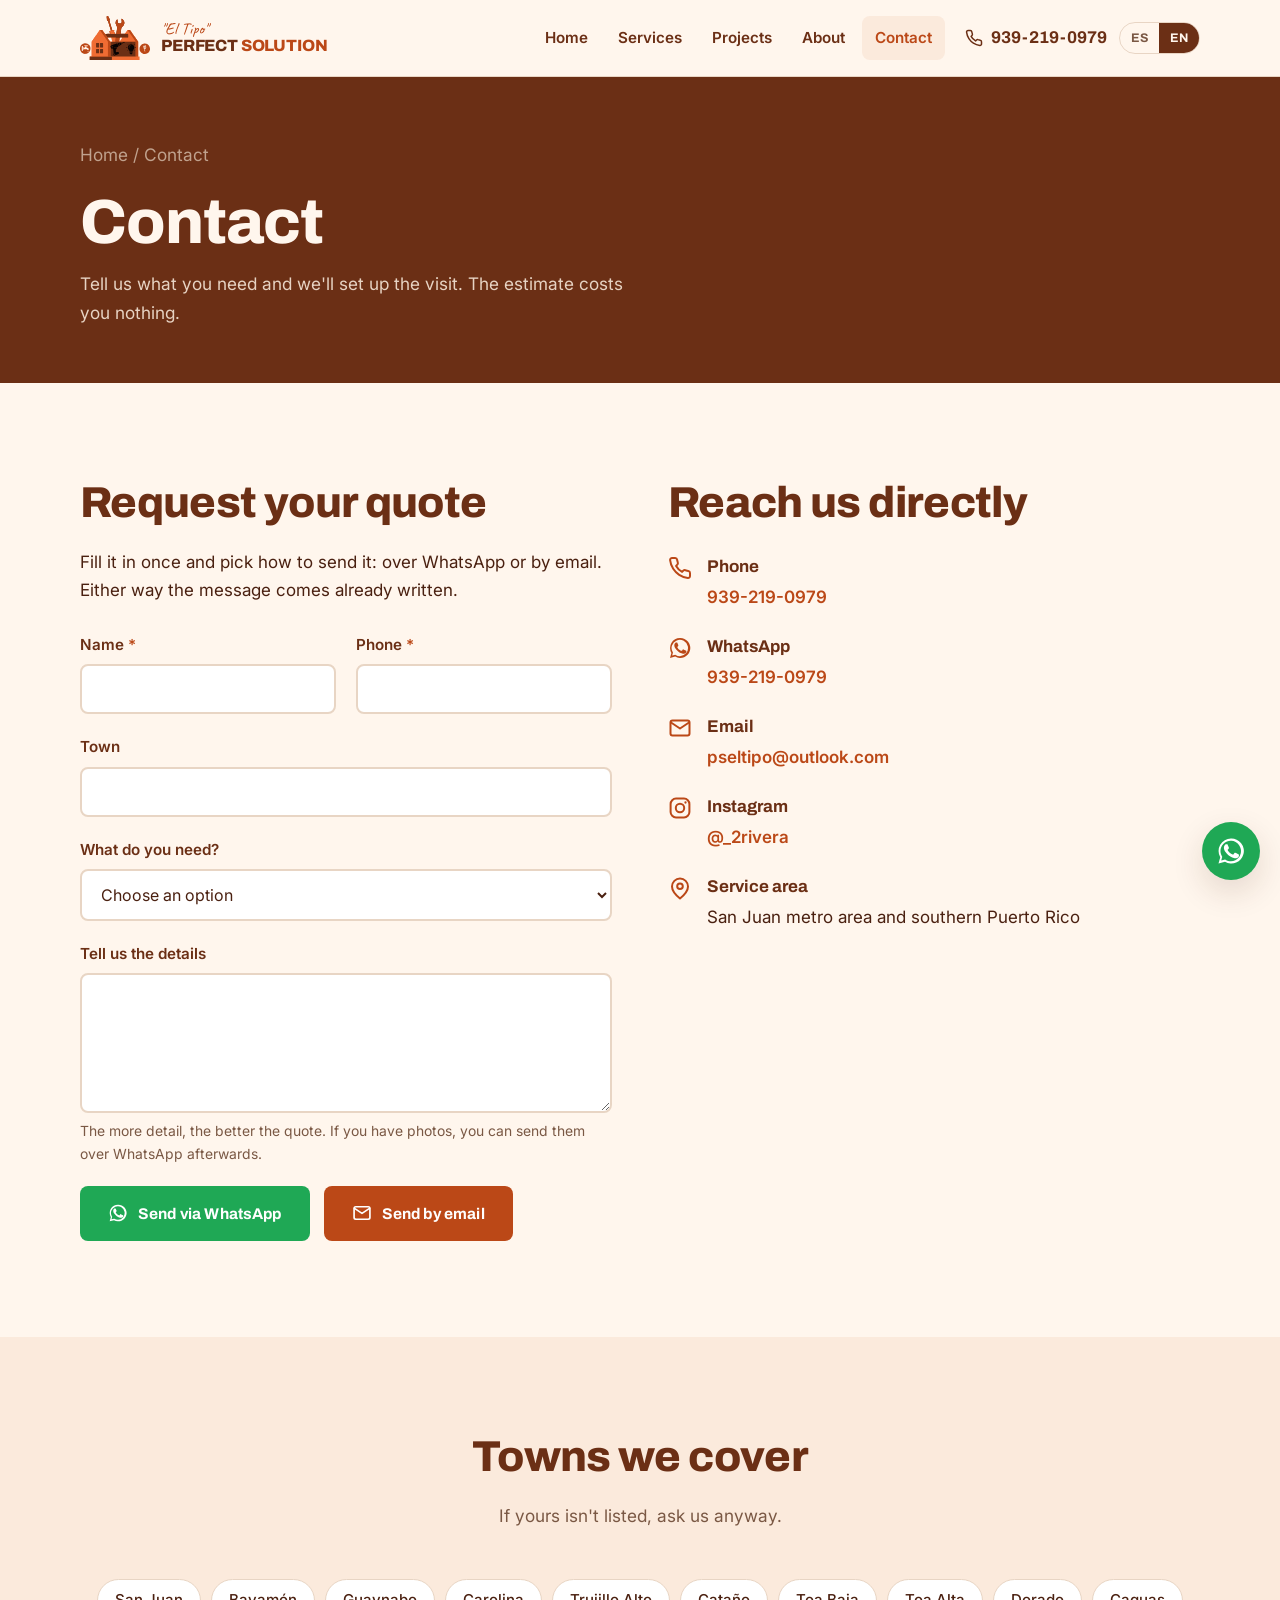
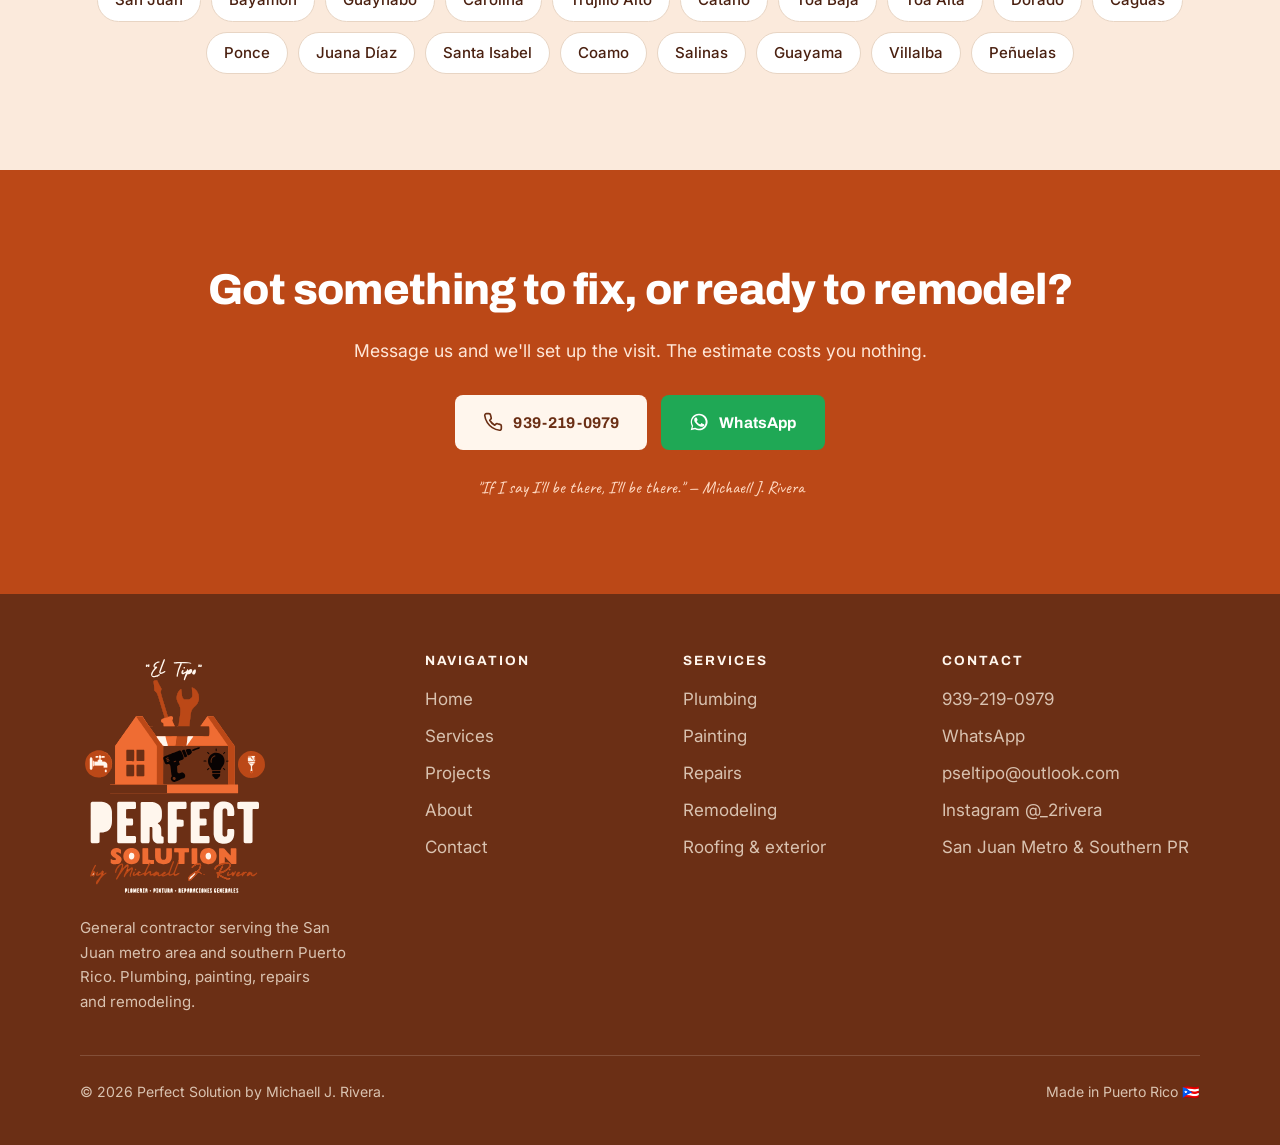
<file: en/contact.html>
<!doctype html>
<html lang="en">
<head>
<meta charset="utf-8">
<meta name="viewport" content="width=device-width, initial-scale=1">
<title>Contact | Perfect Solution — free estimate</title>
<meta name="description" content="Request your free estimate. WhatsApp or call 939-219-0979. San Juan metro area and southern Puerto Rico.">
<link rel="canonical" href="https://bryancampoos.github.io/powersolution/en/contact.html">
<link rel="alternate" hreflang="es-pr" href="https://bryancampoos.github.io/powersolution/contacto.html">
<link rel="alternate" hreflang="en" href="https://bryancampoos.github.io/powersolution/en/contact.html">
<link rel="alternate" hreflang="x-default" href="https://bryancampoos.github.io/powersolution/contacto.html">

<meta property="og:type" content="website">
<meta property="og:locale" content="en_US">
<meta property="og:title" content="Contact | Perfect Solution — free estimate">
<meta property="og:description" content="Request your free estimate. WhatsApp or call 939-219-0979. San Juan metro area and southern Puerto Rico.">
<meta property="og:url" content="https://bryancampoos.github.io/powersolution/en/contact.html">
<meta property="og:image" content="https://bryancampoos.github.io/powersolution/assets/logo/logo-512.png">
<meta name="theme-color" content="#6B2F15">

<link rel="icon" href="../favicon.ico" sizes="any">
<link rel="icon" href="../assets/logo/isotipo.svg" type="image/svg+xml">
<link rel="apple-touch-icon" href="../apple-touch-icon.png">
<link rel="manifest" href="../site.webmanifest">

<link rel="preconnect" href="https://fonts.googleapis.com">
<link rel="preconnect" href="https://fonts.gstatic.com" crossorigin>
<link rel="stylesheet" href="https://fonts.googleapis.com/css2?family=Archivo:wght@600;700;800&family=Caveat:wght@600&family=Inter:wght@400;500;600&display=swap">
<link rel="stylesheet" href="../assets/css/styles.css">
<script>document.documentElement.classList.add('js')</script>
</head>
<body>

<a class="saltar" href="#principal">Skip to content</a>

<svg width="0" height="0" style="position:absolute" aria-hidden="true" focusable="false"><defs>
  <symbol id="i-tel" viewBox="0 0 24 24" fill="none" stroke="currentColor" stroke-width="2" stroke-linecap="round" stroke-linejoin="round"><path d="M22 16.9v3a2 2 0 0 1-2.2 2 19.8 19.8 0 0 1-8.6-3.1 19.5 19.5 0 0 1-6-6A19.8 19.8 0 0 1 2.1 4.2 2 2 0 0 1 4.1 2h3a2 2 0 0 1 2 1.7c.1 1 .4 1.9.7 2.8a2 2 0 0 1-.5 2.1L8.1 9.9a16 16 0 0 0 6 6l1.3-1.3a2 2 0 0 1 2.1-.4c.9.3 1.8.6 2.8.7a2 2 0 0 1 1.7 2z"/></symbol>
  <symbol id="i-wa" viewBox="0 0 24 24" fill="currentColor"><path d="M17.5 14.4c-.3-.2-1.7-.9-2-1-.3-.1-.5-.2-.7.1-.2.3-.7 1-.9 1.2-.2.2-.3.2-.6.1-.3-.2-1.2-.5-2.3-1.4-.9-.8-1.4-1.7-1.6-2-.2-.3 0-.5.1-.6l.5-.5c.1-.2.2-.3.3-.5 0-.2 0-.4 0-.5 0-.2-.7-1.6-.9-2.2-.2-.6-.5-.5-.7-.5h-.6c-.2 0-.5.1-.8.4-.3.3-1 1-1 2.5s1.1 2.9 1.2 3.1c.2.2 2.1 3.2 5.1 4.4.7.3 1.3.5 1.7.6.7.2 1.4.2 1.9.1.6-.1 1.7-.7 2-1.4.2-.7.2-1.3.2-1.4-.1-.1-.3-.2-.6-.3z"/><path d="M12 2a10 10 0 0 0-8.6 15L2 22l5.2-1.4A10 10 0 1 0 12 2zm0 18.2c-1.6 0-3.1-.4-4.4-1.2l-.3-.2-3.1.8.8-3-.2-.3a8.2 8.2 0 1 1 7.2 3.9z"/></symbol>
  <symbol id="i-check" viewBox="0 0 24 24" fill="none" stroke="currentColor" stroke-width="2.4" stroke-linecap="round" stroke-linejoin="round"><path d="M20 6 9 17l-5-5"/></symbol>
  <symbol id="i-gota" viewBox="0 0 24 24" fill="none" stroke="currentColor" stroke-width="2" stroke-linecap="round" stroke-linejoin="round"><path d="M12 2.5S5.5 9.6 5.5 14a6.5 6.5 0 0 0 13 0c0-4.4-6.5-11.5-6.5-11.5z"/></symbol>
  <symbol id="i-brocha" viewBox="0 0 24 24" fill="none" stroke="currentColor" stroke-width="2" stroke-linecap="round" stroke-linejoin="round"><path d="M18.4 2.6a2 2 0 0 1 2.8 2.8L12 14.6 8.4 11z"/><path d="M8.4 11 5 14.4c-1 1-1 3.6-2.5 5.1 0 0 3.5.9 5.4-1a3.5 3.5 0 0 0 1-2.4"/></symbol>
  <symbol id="i-llave" viewBox="0 0 24 24" fill="none" stroke="currentColor" stroke-width="2" stroke-linecap="round" stroke-linejoin="round"><path d="M14.7 6.3a4.5 4.5 0 0 0 6 5.9l-8.5 8.5a2.4 2.4 0 0 1-3.4-3.4l8.5-8.5a4.5 4.5 0 0 0-5.9-6L14 6.4 11.9 8.6 8.7 5.4 10.9 3.2z"/></symbol>
  <symbol id="i-bano" viewBox="0 0 24 24" fill="none" stroke="currentColor" stroke-width="2" stroke-linecap="round" stroke-linejoin="round"><path d="M3 12h18v3a4 4 0 0 1-4 4H7a4 4 0 0 1-4-4z"/><path d="M6 12V5.5A2.5 2.5 0 0 1 8.5 3c1 0 1.8.6 2.2 1.4"/><path d="M6 19.5 5 22M18 19.5 19 22"/></symbol>
  <symbol id="i-cocina" viewBox="0 0 24 24" fill="none" stroke="currentColor" stroke-width="2" stroke-linecap="round" stroke-linejoin="round"><rect x="3" y="3" width="18" height="18" rx="2"/><path d="M3 11h18M7 7h.01M11 7h.01M7 15h4"/></symbol>
  <symbol id="i-techo" viewBox="0 0 24 24" fill="none" stroke="currentColor" stroke-width="2" stroke-linecap="round" stroke-linejoin="round"><path d="M2 11 12 3l10 8"/><path d="M5 10.5V20h14v-9.5"/><path d="M9.5 20v-5h5v5"/></symbol>
  <symbol id="i-doc" viewBox="0 0 24 24" fill="none" stroke="currentColor" stroke-width="2" stroke-linecap="round" stroke-linejoin="round"><path d="M14 2H7a2 2 0 0 0-2 2v16a2 2 0 0 0 2 2h10a2 2 0 0 0 2-2V7z"/><path d="M14 2v5h5M9 13h6M9 17h4"/></symbol>
  <symbol id="i-reloj" viewBox="0 0 24 24" fill="none" stroke="currentColor" stroke-width="2" stroke-linecap="round" stroke-linejoin="round"><circle cx="12" cy="12" r="9"/><path d="M12 7v5l3.2 1.8"/></symbol>
  <symbol id="i-mapa" viewBox="0 0 24 24" fill="none" stroke="currentColor" stroke-width="2" stroke-linecap="round" stroke-linejoin="round"><path d="M20 10.5c0 5.5-8 12-8 12s-8-6.5-8-12a8 8 0 1 1 16 0z"/><circle cx="12" cy="10.3" r="2.8"/></symbol>
  <symbol id="i-mail" viewBox="0 0 24 24" fill="none" stroke="currentColor" stroke-width="2" stroke-linecap="round" stroke-linejoin="round"><rect x="2.5" y="4.5" width="19" height="15" rx="2"/><path d="m3 6.5 9 6 9-6"/></symbol>
  <symbol id="i-flecha" viewBox="0 0 24 24" fill="none" stroke="currentColor" stroke-width="2.2" stroke-linecap="round" stroke-linejoin="round"><path d="M5 12h14M13 6l6 6-6 6"/></symbol>
  <symbol id="i-escudo" viewBox="0 0 24 24" fill="none" stroke="currentColor" stroke-width="2" stroke-linecap="round" stroke-linejoin="round"><path d="M12 2.5 4.5 5.5V11c0 5 3.2 9 7.5 10.5 4.3-1.5 7.5-5.5 7.5-10.5V5.5z"/><path d="m9 11.8 2.2 2.2 4-4"/></symbol>
  <symbol id="i-ventana" viewBox="0 0 24 24" fill="none" stroke="currentColor" stroke-width="2" stroke-linecap="round" stroke-linejoin="round"><rect x="3.5" y="3.5" width="17" height="17" rx="2"/><path d="M12 3.5v17M3.5 12h17"/></symbol>
  <symbol id="i-regla" viewBox="0 0 24 24" fill="none" stroke="currentColor" stroke-width="2" stroke-linecap="round" stroke-linejoin="round"><path d="M15.6 2.6 21.4 8.4a2 2 0 0 1 0 2.8L11.2 21.4a2 2 0 0 1-2.8 0L2.6 15.6a2 2 0 0 1 0-2.8L12.8 2.6a2 2 0 0 1 2.8 0z"/><path d="m7 11 2 2M10 8l2 2M13 5l2 2"/></symbol>
  <symbol id="i-ig" viewBox="0 0 24 24" fill="none" stroke="currentColor" stroke-width="2" stroke-linecap="round" stroke-linejoin="round"><rect x="2.6" y="2.6" width="18.8" height="18.8" rx="5.4"/><circle cx="12" cy="12" r="4.2"/><circle cx="17.5" cy="6.5" r="1.15" fill="currentColor" stroke="none"/></symbol>
</defs></svg>
<header class="header">
  <div class="contenedor header__fila">
    <a class="marca" href="index.html" aria-label="Perfect Solution — home">
      <img src="../assets/logo/isotipo.svg" alt="" width="44" height="44">
      <span class="marca__texto">
        <span class="marca__apodo">"El Tipo"</span>
        <span class="marca__nombre">Perfect <span>Solution</span></span>
      </span>
    </a>

    <button class="hamburguesa" type="button" aria-expanded="false" aria-controls="menu" aria-label="Open menu">
      <span></span>
    </button>

    <nav class="nav" id="menu" aria-label="Main">
      <ul>
        <li><a href="index.html">Home</a></li>
        <li><a href="services.html">Services</a></li>
        <li><a href="projects.html">Projects</a></li>
        <li><a href="about.html">About</a></li>
        <li><a href="contact.html" aria-current="page">Contact</a></li>
      </ul>
    </nav>

    <div class="header__acciones">
      <a class="tel-header" href="tel:+19392190979">
        <svg aria-hidden="true"><use href="#i-tel"/></svg>
        <span>939-219-0979</span>
      </a>
      <div class="idioma">
        <a href="../contacto.html" hreflang="es">ES</a>
        <a href="contact.html" aria-current="true" hreflang="en">EN</a>
      </div>
    </div>
  </div>
</header>

<main id="principal">

  <section class="cabecera-pagina">
    <div class="contenedor">
      <p class="miga"><a href="index.html">Home</a> / Contact</p>
      <h1>Contact</h1>
      <p>Tell us what you need and we'll set up the visit. The estimate costs you nothing.</p>
    </div>
  </section>

  <section class="seccion">
    <div class="contenedor dos-col dos-col--arriba">
      <div class="revelar">
        <h2>Request your quote</h2>
        <p style="margin-bottom:28px">Fill it in once and pick how to send it: over WhatsApp or by email. Either way the message comes already written.</p>

        <form class="formulario" data-form-contacto
              data-etiquetas="{&quot;saludo&quot;: &quot;Hi Michaell, I'm writing from your website.&quot;, &quot;nombre&quot;: &quot;Name&quot;, &quot;telefono&quot;: &quot;Phone&quot;, &quot;pueblo&quot;: &quot;Town&quot;, &quot;servicio&quot;: &quot;Service&quot;, &quot;mensaje&quot;: &quot;Details&quot;}"
              data-mensajes="{&quot;wa&quot;: &quot;WhatsApp opened with your message. If it didn't, message us directly at 939-219-0979.&quot;, &quot;mail&quot;: &quot;Your email app opened with the message ready — just hit send. If it didn't, write to us at pseltipo@outlook.com.&quot;, &quot;enviado&quot;: &quot;Message sent. We'll get back to you as soon as we can.&quot;, &quot;error&quot;: &quot;It couldn't be sent. Message us on WhatsApp at 939-219-0979 or at pseltipo@outlook.com.&quot;}"
              data-email="pseltipo@outlook.com"
              data-asunto="Quote request from the website">
          <div class="formulario__fila">
            <div class="campo">
              <label for="nombre">Name <span aria-label="required">*</span></label>
              <input type="text" id="nombre" name="nombre" autocomplete="name" required>
            </div>
            <div class="campo">
              <label for="telefono">Phone <span aria-label="required">*</span></label>
              <input type="tel" id="telefono" name="telefono" autocomplete="tel" required>
            </div>
          </div>

          <div class="campo">
            <label for="pueblo">Town</label>
            <input type="text" id="pueblo" name="pueblo" autocomplete="address-level2">
          </div>

          <div class="campo">
            <label for="servicio">What do you need?</label>
            <select id="servicio" name="servicio">
              <option value="">Choose an option</option>
            <option>Plumbing</option>
            <option>Painting</option>
            <option>General repairs</option>
            <option>Bathroom remodel</option>
            <option>Kitchen remodel</option>
            <option>Roofing & waterproofing</option>
            <option>Something else / not sure</option>
            </select>
          </div>

          <div class="campo">
            <label for="mensaje">Tell us the details</label>
            <textarea id="mensaje" name="mensaje"></textarea>
            <p class="campo__ayuda">The more detail, the better the quote. If you have photos, you can send them over WhatsApp afterwards.</p>
          </div>

          <div class="campo campo--miel" aria-hidden="true">
            <label for="apellido2">No llenar</label>
            <input type="text" id="apellido2" name="apellido2" tabindex="-1" autocomplete="off">
          </div>

          <div class="grupo-btn">
            <button class="btn btn--wa" type="submit" data-via="whatsapp">
              <svg aria-hidden="true"><use href="#i-wa"/></svg>
              Send via WhatsApp
            </button>
            <button class="btn btn--primario" type="submit" data-via="email">
              <svg aria-hidden="true"><use href="#i-mail"/></svg>
              Send by email
            </button>
          </div>

          <p class="aviso" data-form-aviso hidden></p>
        </form>
      </div>

      <div class="revelar">
        <h2>Reach us directly</h2>
        <ul class="datos" style="margin-top:26px">
          <li>
            <svg aria-hidden="true"><use href="#i-tel"/></svg>
            <div><strong>Phone</strong><a href="tel:+19392190979">939-219-0979</a></div>
          </li>
          <li>
            <svg aria-hidden="true"><use href="#i-wa"/></svg>
            <div><strong>WhatsApp</strong><a href="https://wa.me/19392190979?text=Hi%20Michaell%2C%20I%20saw%20your%20website%20and%20I%20need%20help%20with..." target="_blank" rel="noopener">939-219-0979</a></div>
          </li>
          <li>
            <svg aria-hidden="true"><use href="#i-mail"/></svg>
            <div><strong>Email</strong><a href="mailto:pseltipo@outlook.com">pseltipo@outlook.com</a></div>
          </li>
          <li>
            <svg aria-hidden="true"><use href="#i-ig"/></svg>
            <div><strong>Instagram</strong><a href="https://www.instagram.com/_2rivera/" target="_blank" rel="noopener">@_2rivera</a></div>
          </li>
          <li>
            <svg aria-hidden="true"><use href="#i-mapa"/></svg>
            <div><strong>Service area</strong>San Juan metro area and southern Puerto Rico</div>
          </li>
        </ul>
      </div>
    </div>
  </section>

  <section class="seccion seccion--alt">
    <div class="contenedor">
      <div class="encabezado-seccion centrado revelar">
        <h2>Towns we cover</h2>
        <p>If yours isn't listed, ask us anyway.</p>
      </div>
      <ul class="pueblos revelar" style="justify-content:center"><li>San Juan</li><li>Bayamón</li><li>Guaynabo</li><li>Carolina</li><li>Trujillo Alto</li><li>Cataño</li><li>Toa Baja</li><li>Toa Alta</li><li>Dorado</li><li>Caguas</li><li>Ponce</li><li>Juana Díaz</li><li>Santa Isabel</li><li>Coamo</li><li>Salinas</li><li>Guayama</li><li>Villalba</li><li>Peñuelas</li></ul>
    </div>
  </section>

  <section class="seccion cta-cierre">
    <div class="contenedor">
      <h2>Got something to fix, or ready to remodel?</h2>
      <p>Message us and we'll set up the visit. The estimate costs you nothing.</p>
      <div class="grupo-btn">
        <a class="btn btn--claro" href="tel:+19392190979">
          <svg aria-hidden="true"><use href="#i-tel"/></svg>
          939-219-0979
        </a>
        <a class="btn btn--wa" href="https://wa.me/19392190979?text=Hi%20Michaell%2C%20I%20saw%20your%20website%20and%20I%20need%20help%20with..." target="_blank" rel="noopener">
          <svg aria-hidden="true"><use href="#i-wa"/></svg>
          WhatsApp
        </a>
      </div>
      <p class="firma">"If I say I'll be there, I'll be there." — Michaell J. Rivera</p>
    </div>
  </section>
</main>

<footer class="footer">
  <div class="contenedor">
    <div class="footer__rejilla">
      <div>
        <img class="footer__logo" src="../assets/logo/logo-light.svg" alt="Perfect Solution by Michaell J. Rivera" width="190" height="244">
        <p style="font-size:.94rem">General contractor serving the San Juan metro area and southern Puerto Rico. Plumbing, painting, repairs and remodeling.</p>
      </div>

      <div>
        <h3>Navigation</h3>
        <ul>
          <li><a href="index.html">Home</a></li>
          <li><a href="services.html">Services</a></li>
          <li><a href="projects.html">Projects</a></li>
          <li><a href="about.html">About</a></li>
          <li><a href="contact.html">Contact</a></li>
        </ul>
      </div>

      <div>
        <h3>Services</h3>
        <ul>
          <li><a href="services.html#plomeria">Plumbing</a></li>
          <li><a href="services.html#pintura">Painting</a></li>
          <li><a href="services.html#reparaciones">Repairs</a></li>
          <li><a href="services.html#remodelacion">Remodeling</a></li>
          <li><a href="services.html#exterior">Roofing & exterior</a></li>
        </ul>
      </div>

      <div>
        <h3>Contact</h3>
        <ul>
          <li><a href="tel:+19392190979">939-219-0979</a></li>
          <li><a href="https://wa.me/19392190979" target="_blank" rel="noopener">WhatsApp</a></li>
          <li><a href="mailto:pseltipo@outlook.com">pseltipo@outlook.com</a></li>
          <li><a href="https://www.instagram.com/_2rivera/" target="_blank" rel="noopener">Instagram @_2rivera</a></li>
          <li>San Juan Metro & Southern PR</li>
        </ul>
      </div>
    </div>

    <div class="footer__pie">
      <p>© <span data-anio>2026</span> Perfect Solution by Michaell J. Rivera.</p>
      <p>Made in Puerto Rico 🇵🇷</p>
    </div>
  </div>
</footer>

<a class="wa-flotante" href="https://wa.me/19392190979?text=Hi%20Michaell%2C%20I%20saw%20your%20website%20and%20I%20need%20help%20with..." target="_blank" rel="noopener" aria-label="Message us on WhatsApp">
  <svg aria-hidden="true"><use href="#i-wa"/></svg>
</a>

<div class="barra-movil">
  <a href="tel:+19392190979"><svg aria-hidden="true"><use href="#i-tel"/></svg> Call</a>
  <a href="https://wa.me/19392190979?text=Hi%20Michaell%2C%20I%20saw%20your%20website%20and%20I%20need%20help%20with..." target="_blank" rel="noopener"><svg aria-hidden="true"><use href="#i-wa"/></svg> WhatsApp</a>
</div>

<script src="../assets/js/main.js" defer></script>
</body>
</html>
</file>
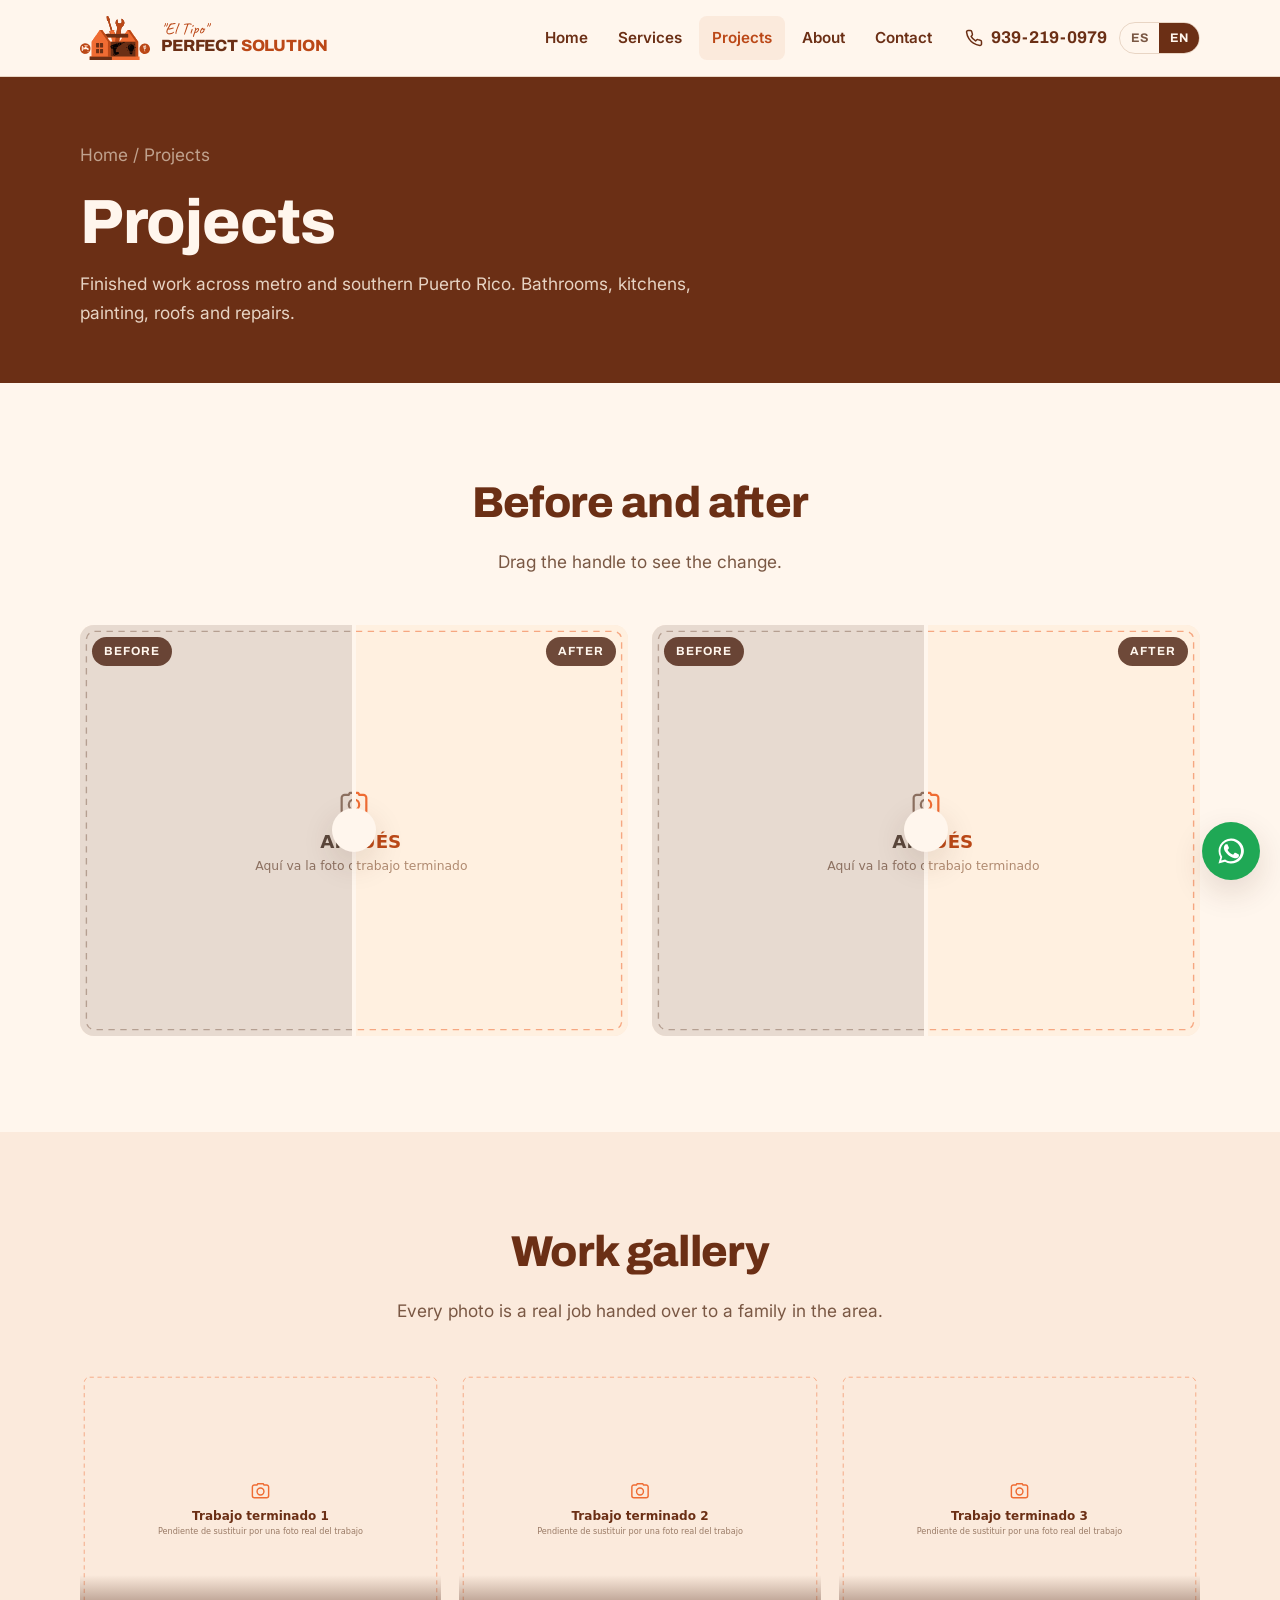
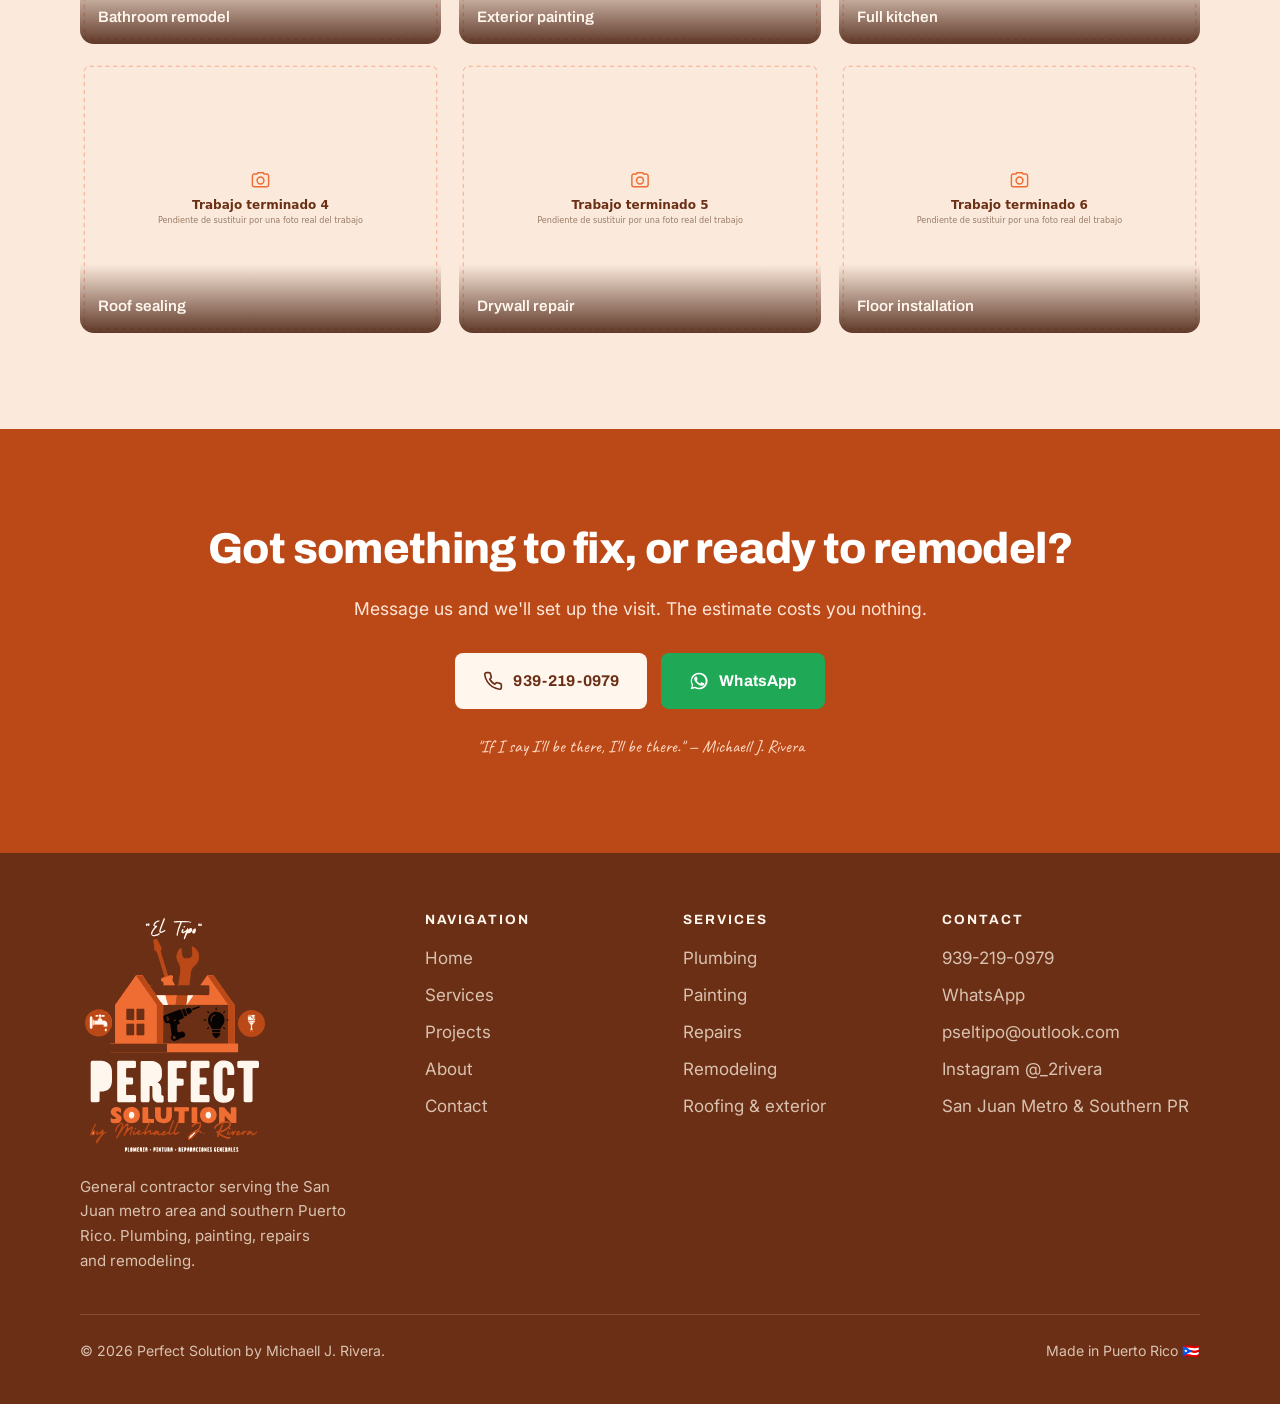
<file: en/projects.html>
<!doctype html>
<html lang="en">
<head>
<meta charset="utf-8">
<meta name="viewport" content="width=device-width, initial-scale=1">
<title>Projects | Perfect Solution — before and after</title>
<meta name="description" content="Gallery of finished work: bathroom and kitchen remodels, painting, repairs and roof sealing in Puerto Rico.">
<link rel="canonical" href="https://bryancampoos.github.io/powersolution/en/projects.html">
<link rel="alternate" hreflang="es-pr" href="https://bryancampoos.github.io/powersolution/proyectos.html">
<link rel="alternate" hreflang="en" href="https://bryancampoos.github.io/powersolution/en/projects.html">
<link rel="alternate" hreflang="x-default" href="https://bryancampoos.github.io/powersolution/proyectos.html">

<meta property="og:type" content="website">
<meta property="og:locale" content="en_US">
<meta property="og:title" content="Projects | Perfect Solution — before and after">
<meta property="og:description" content="Gallery of finished work: bathroom and kitchen remodels, painting, repairs and roof sealing in Puerto Rico.">
<meta property="og:url" content="https://bryancampoos.github.io/powersolution/en/projects.html">
<meta property="og:image" content="https://bryancampoos.github.io/powersolution/assets/logo/logo-512.png">
<meta name="theme-color" content="#6B2F15">

<link rel="icon" href="../favicon.ico" sizes="any">
<link rel="icon" href="../assets/logo/isotipo.svg" type="image/svg+xml">
<link rel="apple-touch-icon" href="../apple-touch-icon.png">
<link rel="manifest" href="../site.webmanifest">

<link rel="preconnect" href="https://fonts.googleapis.com">
<link rel="preconnect" href="https://fonts.gstatic.com" crossorigin>
<link rel="stylesheet" href="https://fonts.googleapis.com/css2?family=Archivo:wght@600;700;800&family=Caveat:wght@600&family=Inter:wght@400;500;600&display=swap">
<link rel="stylesheet" href="../assets/css/styles.css">
<script>document.documentElement.classList.add('js')</script>
</head>
<body>

<a class="saltar" href="#principal">Skip to content</a>

<svg width="0" height="0" style="position:absolute" aria-hidden="true" focusable="false"><defs>
  <symbol id="i-tel" viewBox="0 0 24 24" fill="none" stroke="currentColor" stroke-width="2" stroke-linecap="round" stroke-linejoin="round"><path d="M22 16.9v3a2 2 0 0 1-2.2 2 19.8 19.8 0 0 1-8.6-3.1 19.5 19.5 0 0 1-6-6A19.8 19.8 0 0 1 2.1 4.2 2 2 0 0 1 4.1 2h3a2 2 0 0 1 2 1.7c.1 1 .4 1.9.7 2.8a2 2 0 0 1-.5 2.1L8.1 9.9a16 16 0 0 0 6 6l1.3-1.3a2 2 0 0 1 2.1-.4c.9.3 1.8.6 2.8.7a2 2 0 0 1 1.7 2z"/></symbol>
  <symbol id="i-wa" viewBox="0 0 24 24" fill="currentColor"><path d="M17.5 14.4c-.3-.2-1.7-.9-2-1-.3-.1-.5-.2-.7.1-.2.3-.7 1-.9 1.2-.2.2-.3.2-.6.1-.3-.2-1.2-.5-2.3-1.4-.9-.8-1.4-1.7-1.6-2-.2-.3 0-.5.1-.6l.5-.5c.1-.2.2-.3.3-.5 0-.2 0-.4 0-.5 0-.2-.7-1.6-.9-2.2-.2-.6-.5-.5-.7-.5h-.6c-.2 0-.5.1-.8.4-.3.3-1 1-1 2.5s1.1 2.9 1.2 3.1c.2.2 2.1 3.2 5.1 4.4.7.3 1.3.5 1.7.6.7.2 1.4.2 1.9.1.6-.1 1.7-.7 2-1.4.2-.7.2-1.3.2-1.4-.1-.1-.3-.2-.6-.3z"/><path d="M12 2a10 10 0 0 0-8.6 15L2 22l5.2-1.4A10 10 0 1 0 12 2zm0 18.2c-1.6 0-3.1-.4-4.4-1.2l-.3-.2-3.1.8.8-3-.2-.3a8.2 8.2 0 1 1 7.2 3.9z"/></symbol>
  <symbol id="i-check" viewBox="0 0 24 24" fill="none" stroke="currentColor" stroke-width="2.4" stroke-linecap="round" stroke-linejoin="round"><path d="M20 6 9 17l-5-5"/></symbol>
  <symbol id="i-gota" viewBox="0 0 24 24" fill="none" stroke="currentColor" stroke-width="2" stroke-linecap="round" stroke-linejoin="round"><path d="M12 2.5S5.5 9.6 5.5 14a6.5 6.5 0 0 0 13 0c0-4.4-6.5-11.5-6.5-11.5z"/></symbol>
  <symbol id="i-brocha" viewBox="0 0 24 24" fill="none" stroke="currentColor" stroke-width="2" stroke-linecap="round" stroke-linejoin="round"><path d="M18.4 2.6a2 2 0 0 1 2.8 2.8L12 14.6 8.4 11z"/><path d="M8.4 11 5 14.4c-1 1-1 3.6-2.5 5.1 0 0 3.5.9 5.4-1a3.5 3.5 0 0 0 1-2.4"/></symbol>
  <symbol id="i-llave" viewBox="0 0 24 24" fill="none" stroke="currentColor" stroke-width="2" stroke-linecap="round" stroke-linejoin="round"><path d="M14.7 6.3a4.5 4.5 0 0 0 6 5.9l-8.5 8.5a2.4 2.4 0 0 1-3.4-3.4l8.5-8.5a4.5 4.5 0 0 0-5.9-6L14 6.4 11.9 8.6 8.7 5.4 10.9 3.2z"/></symbol>
  <symbol id="i-bano" viewBox="0 0 24 24" fill="none" stroke="currentColor" stroke-width="2" stroke-linecap="round" stroke-linejoin="round"><path d="M3 12h18v3a4 4 0 0 1-4 4H7a4 4 0 0 1-4-4z"/><path d="M6 12V5.5A2.5 2.5 0 0 1 8.5 3c1 0 1.8.6 2.2 1.4"/><path d="M6 19.5 5 22M18 19.5 19 22"/></symbol>
  <symbol id="i-cocina" viewBox="0 0 24 24" fill="none" stroke="currentColor" stroke-width="2" stroke-linecap="round" stroke-linejoin="round"><rect x="3" y="3" width="18" height="18" rx="2"/><path d="M3 11h18M7 7h.01M11 7h.01M7 15h4"/></symbol>
  <symbol id="i-techo" viewBox="0 0 24 24" fill="none" stroke="currentColor" stroke-width="2" stroke-linecap="round" stroke-linejoin="round"><path d="M2 11 12 3l10 8"/><path d="M5 10.5V20h14v-9.5"/><path d="M9.5 20v-5h5v5"/></symbol>
  <symbol id="i-doc" viewBox="0 0 24 24" fill="none" stroke="currentColor" stroke-width="2" stroke-linecap="round" stroke-linejoin="round"><path d="M14 2H7a2 2 0 0 0-2 2v16a2 2 0 0 0 2 2h10a2 2 0 0 0 2-2V7z"/><path d="M14 2v5h5M9 13h6M9 17h4"/></symbol>
  <symbol id="i-reloj" viewBox="0 0 24 24" fill="none" stroke="currentColor" stroke-width="2" stroke-linecap="round" stroke-linejoin="round"><circle cx="12" cy="12" r="9"/><path d="M12 7v5l3.2 1.8"/></symbol>
  <symbol id="i-mapa" viewBox="0 0 24 24" fill="none" stroke="currentColor" stroke-width="2" stroke-linecap="round" stroke-linejoin="round"><path d="M20 10.5c0 5.5-8 12-8 12s-8-6.5-8-12a8 8 0 1 1 16 0z"/><circle cx="12" cy="10.3" r="2.8"/></symbol>
  <symbol id="i-mail" viewBox="0 0 24 24" fill="none" stroke="currentColor" stroke-width="2" stroke-linecap="round" stroke-linejoin="round"><rect x="2.5" y="4.5" width="19" height="15" rx="2"/><path d="m3 6.5 9 6 9-6"/></symbol>
  <symbol id="i-flecha" viewBox="0 0 24 24" fill="none" stroke="currentColor" stroke-width="2.2" stroke-linecap="round" stroke-linejoin="round"><path d="M5 12h14M13 6l6 6-6 6"/></symbol>
  <symbol id="i-escudo" viewBox="0 0 24 24" fill="none" stroke="currentColor" stroke-width="2" stroke-linecap="round" stroke-linejoin="round"><path d="M12 2.5 4.5 5.5V11c0 5 3.2 9 7.5 10.5 4.3-1.5 7.5-5.5 7.5-10.5V5.5z"/><path d="m9 11.8 2.2 2.2 4-4"/></symbol>
  <symbol id="i-ventana" viewBox="0 0 24 24" fill="none" stroke="currentColor" stroke-width="2" stroke-linecap="round" stroke-linejoin="round"><rect x="3.5" y="3.5" width="17" height="17" rx="2"/><path d="M12 3.5v17M3.5 12h17"/></symbol>
  <symbol id="i-regla" viewBox="0 0 24 24" fill="none" stroke="currentColor" stroke-width="2" stroke-linecap="round" stroke-linejoin="round"><path d="M15.6 2.6 21.4 8.4a2 2 0 0 1 0 2.8L11.2 21.4a2 2 0 0 1-2.8 0L2.6 15.6a2 2 0 0 1 0-2.8L12.8 2.6a2 2 0 0 1 2.8 0z"/><path d="m7 11 2 2M10 8l2 2M13 5l2 2"/></symbol>
  <symbol id="i-ig" viewBox="0 0 24 24" fill="none" stroke="currentColor" stroke-width="2" stroke-linecap="round" stroke-linejoin="round"><rect x="2.6" y="2.6" width="18.8" height="18.8" rx="5.4"/><circle cx="12" cy="12" r="4.2"/><circle cx="17.5" cy="6.5" r="1.15" fill="currentColor" stroke="none"/></symbol>
</defs></svg>
<header class="header">
  <div class="contenedor header__fila">
    <a class="marca" href="index.html" aria-label="Perfect Solution — home">
      <img src="../assets/logo/isotipo.svg" alt="" width="44" height="44">
      <span class="marca__texto">
        <span class="marca__apodo">"El Tipo"</span>
        <span class="marca__nombre">Perfect <span>Solution</span></span>
      </span>
    </a>

    <button class="hamburguesa" type="button" aria-expanded="false" aria-controls="menu" aria-label="Open menu">
      <span></span>
    </button>

    <nav class="nav" id="menu" aria-label="Main">
      <ul>
        <li><a href="index.html">Home</a></li>
        <li><a href="services.html">Services</a></li>
        <li><a href="projects.html" aria-current="page">Projects</a></li>
        <li><a href="about.html">About</a></li>
        <li><a href="contact.html">Contact</a></li>
      </ul>
    </nav>

    <div class="header__acciones">
      <a class="tel-header" href="tel:+19392190979">
        <svg aria-hidden="true"><use href="#i-tel"/></svg>
        <span>939-219-0979</span>
      </a>
      <div class="idioma">
        <a href="../proyectos.html" hreflang="es">ES</a>
        <a href="projects.html" aria-current="true" hreflang="en">EN</a>
      </div>
    </div>
  </div>
</header>

<main id="principal">

  <section class="cabecera-pagina">
    <div class="contenedor">
      <p class="miga"><a href="index.html">Home</a> / Projects</p>
      <h1>Projects</h1>
      <p>Finished work across metro and southern Puerto Rico. Bathrooms, kitchens, painting, roofs and repairs.</p>
    </div>
  </section>

  <section class="seccion">
    <div class="contenedor">
      <div class="encabezado-seccion centrado revelar">
        <h2>Before and after</h2>
        <p>Drag the handle to see the change.</p>
      </div>
      <div class="rejilla rejilla--2">
        <div class="comparador revelar">
          <img src="../assets/img/despues-1.svg" alt="After" width="1200" height="900" loading="lazy">
          <div class="comparador__frente">
            <img src="../assets/img/antes-1.svg" alt="Before" width="1200" height="900" loading="lazy">
          </div>
          <div class="comparador__tirador" aria-hidden="true"></div>
          <span class="comparador__etiqueta comparador__etiqueta--a">Before</span>
          <span class="comparador__etiqueta comparador__etiqueta--b">After</span>
          <input type="range" min="0" max="100" value="50" aria-label="Before / After">
        </div>
        <div class="comparador revelar">
          <img src="../assets/img/despues-2.svg" alt="After" width="1200" height="900" loading="lazy">
          <div class="comparador__frente">
            <img src="../assets/img/antes-2.svg" alt="Before" width="1200" height="900" loading="lazy">
          </div>
          <div class="comparador__tirador" aria-hidden="true"></div>
          <span class="comparador__etiqueta comparador__etiqueta--a">Before</span>
          <span class="comparador__etiqueta comparador__etiqueta--b">After</span>
          <input type="range" min="0" max="100" value="50" aria-label="Before / After">
        </div>
      </div>
    </div>
  </section>

  <section class="seccion seccion--alt">
    <div class="contenedor">
      <div class="encabezado-seccion centrado revelar">
        <h2>Work gallery</h2>
        <p>Every photo is a real job handed over to a family in the area.</p>
      </div>
      <div class="galeria">
        <figure class="revelar"><img src="../assets/img/trabajo-1.svg" alt="Bathroom remodel" width="1200" height="900" loading="lazy"><figcaption>Bathroom remodel</figcaption></figure>
        <figure class="revelar"><img src="../assets/img/trabajo-2.svg" alt="Exterior painting" width="1200" height="900" loading="lazy"><figcaption>Exterior painting</figcaption></figure>
        <figure class="revelar"><img src="../assets/img/trabajo-3.svg" alt="Full kitchen" width="1200" height="900" loading="lazy"><figcaption>Full kitchen</figcaption></figure>
        <figure class="revelar"><img src="../assets/img/trabajo-4.svg" alt="Roof sealing" width="1200" height="900" loading="lazy"><figcaption>Roof sealing</figcaption></figure>
        <figure class="revelar"><img src="../assets/img/trabajo-5.svg" alt="Drywall repair" width="1200" height="900" loading="lazy"><figcaption>Drywall repair</figcaption></figure>
        <figure class="revelar"><img src="../assets/img/trabajo-6.svg" alt="Floor installation" width="1200" height="900" loading="lazy"><figcaption>Floor installation</figcaption></figure>
      </div>
    </div>
  </section>

  <section class="seccion cta-cierre">
    <div class="contenedor">
      <h2>Got something to fix, or ready to remodel?</h2>
      <p>Message us and we'll set up the visit. The estimate costs you nothing.</p>
      <div class="grupo-btn">
        <a class="btn btn--claro" href="tel:+19392190979">
          <svg aria-hidden="true"><use href="#i-tel"/></svg>
          939-219-0979
        </a>
        <a class="btn btn--wa" href="https://wa.me/19392190979?text=Hi%20Michaell%2C%20I%20saw%20your%20website%20and%20I%20need%20help%20with..." target="_blank" rel="noopener">
          <svg aria-hidden="true"><use href="#i-wa"/></svg>
          WhatsApp
        </a>
      </div>
      <p class="firma">"If I say I'll be there, I'll be there." — Michaell J. Rivera</p>
    </div>
  </section>
</main>

<footer class="footer">
  <div class="contenedor">
    <div class="footer__rejilla">
      <div>
        <img class="footer__logo" src="../assets/logo/logo-light.svg" alt="Perfect Solution by Michaell J. Rivera" width="190" height="244">
        <p style="font-size:.94rem">General contractor serving the San Juan metro area and southern Puerto Rico. Plumbing, painting, repairs and remodeling.</p>
      </div>

      <div>
        <h3>Navigation</h3>
        <ul>
          <li><a href="index.html">Home</a></li>
          <li><a href="services.html">Services</a></li>
          <li><a href="projects.html">Projects</a></li>
          <li><a href="about.html">About</a></li>
          <li><a href="contact.html">Contact</a></li>
        </ul>
      </div>

      <div>
        <h3>Services</h3>
        <ul>
          <li><a href="services.html#plomeria">Plumbing</a></li>
          <li><a href="services.html#pintura">Painting</a></li>
          <li><a href="services.html#reparaciones">Repairs</a></li>
          <li><a href="services.html#remodelacion">Remodeling</a></li>
          <li><a href="services.html#exterior">Roofing & exterior</a></li>
        </ul>
      </div>

      <div>
        <h3>Contact</h3>
        <ul>
          <li><a href="tel:+19392190979">939-219-0979</a></li>
          <li><a href="https://wa.me/19392190979" target="_blank" rel="noopener">WhatsApp</a></li>
          <li><a href="mailto:pseltipo@outlook.com">pseltipo@outlook.com</a></li>
          <li><a href="https://www.instagram.com/_2rivera/" target="_blank" rel="noopener">Instagram @_2rivera</a></li>
          <li>San Juan Metro & Southern PR</li>
        </ul>
      </div>
    </div>

    <div class="footer__pie">
      <p>© <span data-anio>2026</span> Perfect Solution by Michaell J. Rivera.</p>
      <p>Made in Puerto Rico 🇵🇷</p>
    </div>
  </div>
</footer>

<a class="wa-flotante" href="https://wa.me/19392190979?text=Hi%20Michaell%2C%20I%20saw%20your%20website%20and%20I%20need%20help%20with..." target="_blank" rel="noopener" aria-label="Message us on WhatsApp">
  <svg aria-hidden="true"><use href="#i-wa"/></svg>
</a>

<div class="barra-movil">
  <a href="tel:+19392190979"><svg aria-hidden="true"><use href="#i-tel"/></svg> Call</a>
  <a href="https://wa.me/19392190979?text=Hi%20Michaell%2C%20I%20saw%20your%20website%20and%20I%20need%20help%20with..." target="_blank" rel="noopener"><svg aria-hidden="true"><use href="#i-wa"/></svg> WhatsApp</a>
</div>

<script src="../assets/js/main.js" defer></script>
</body>
</html>
</file>
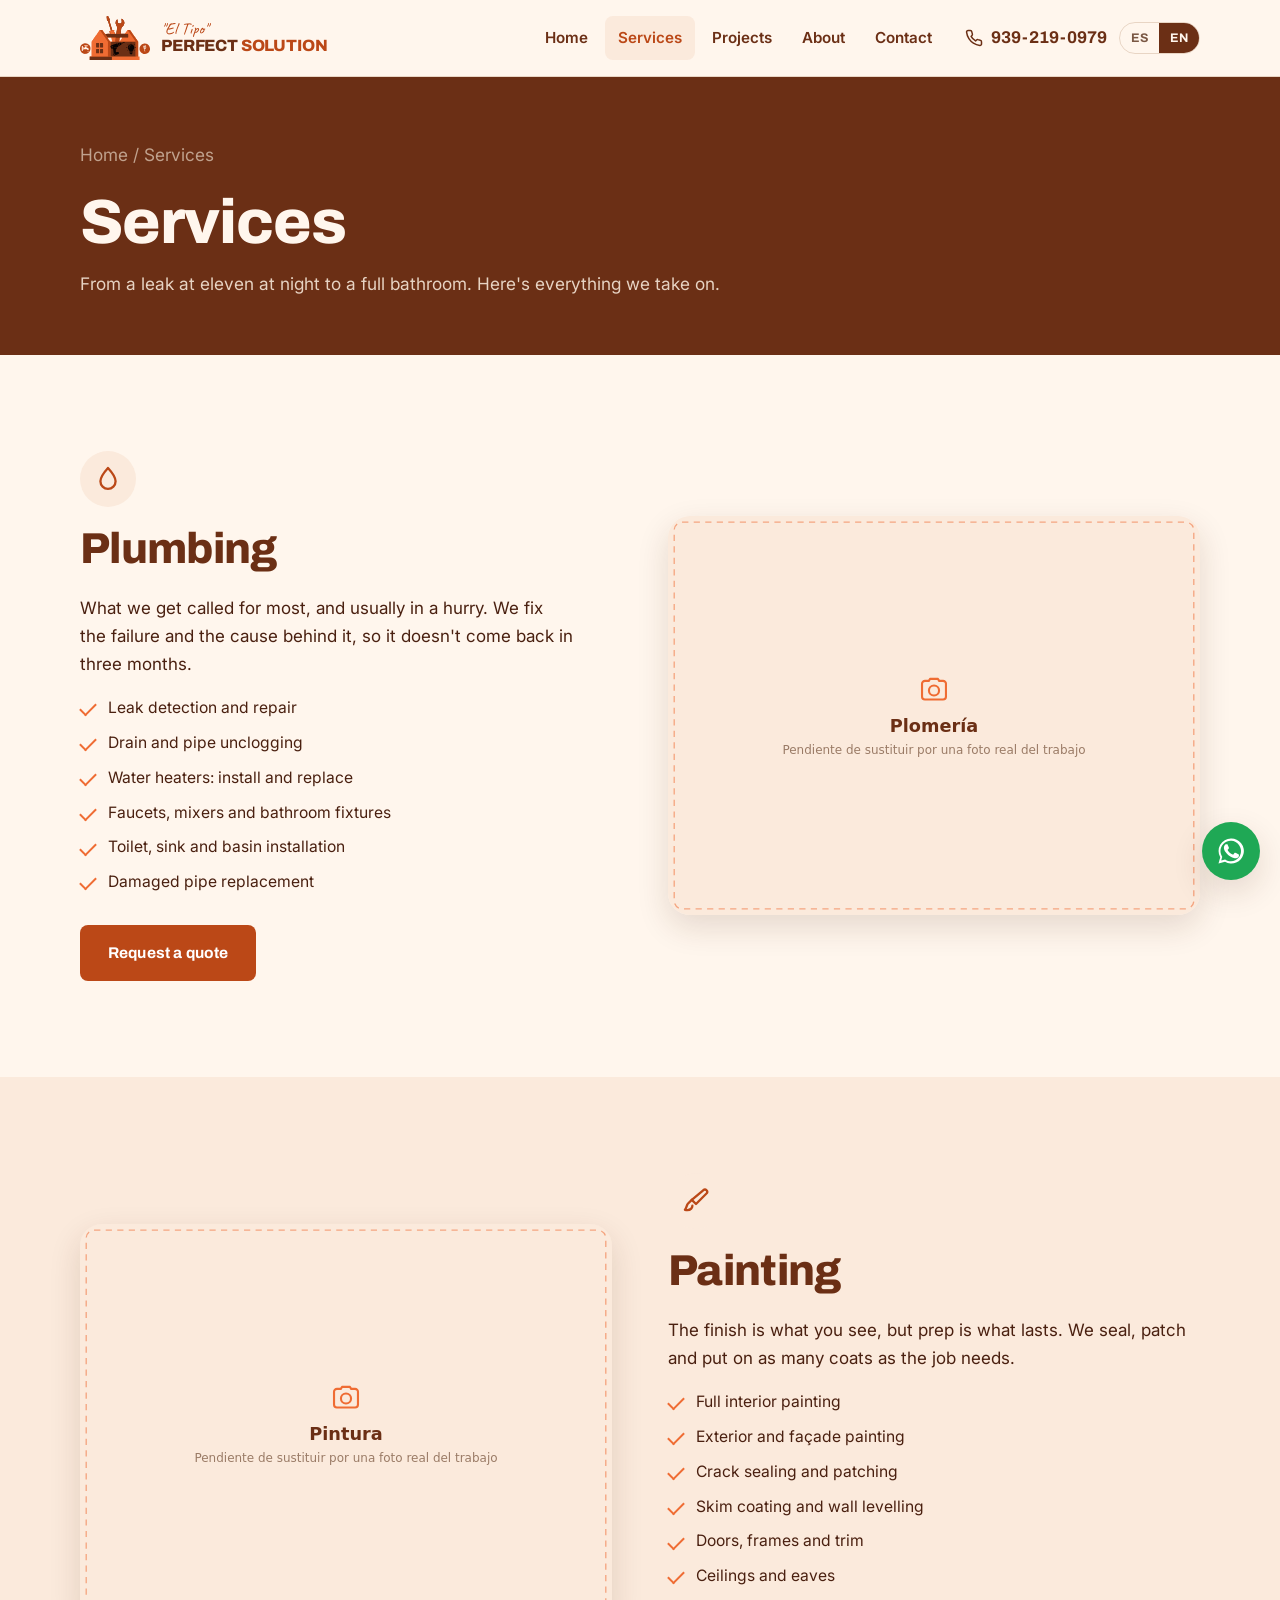
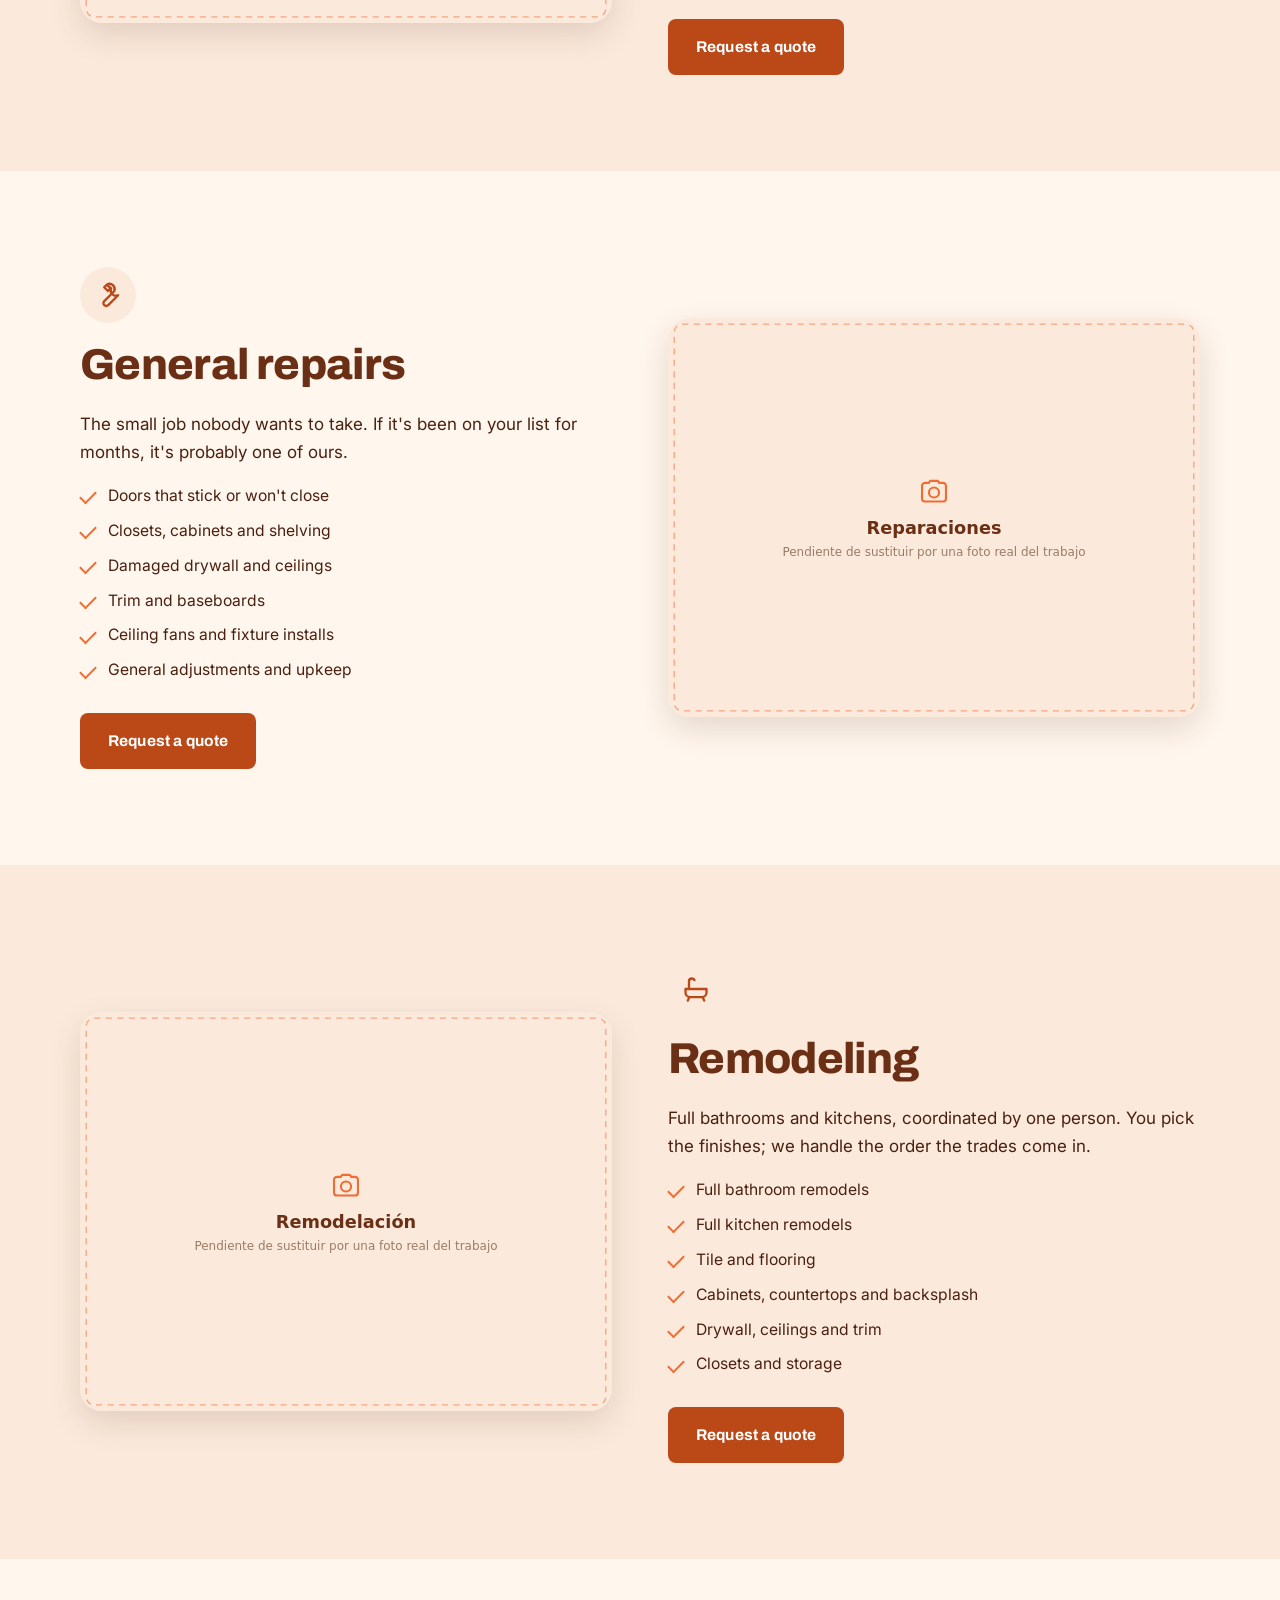
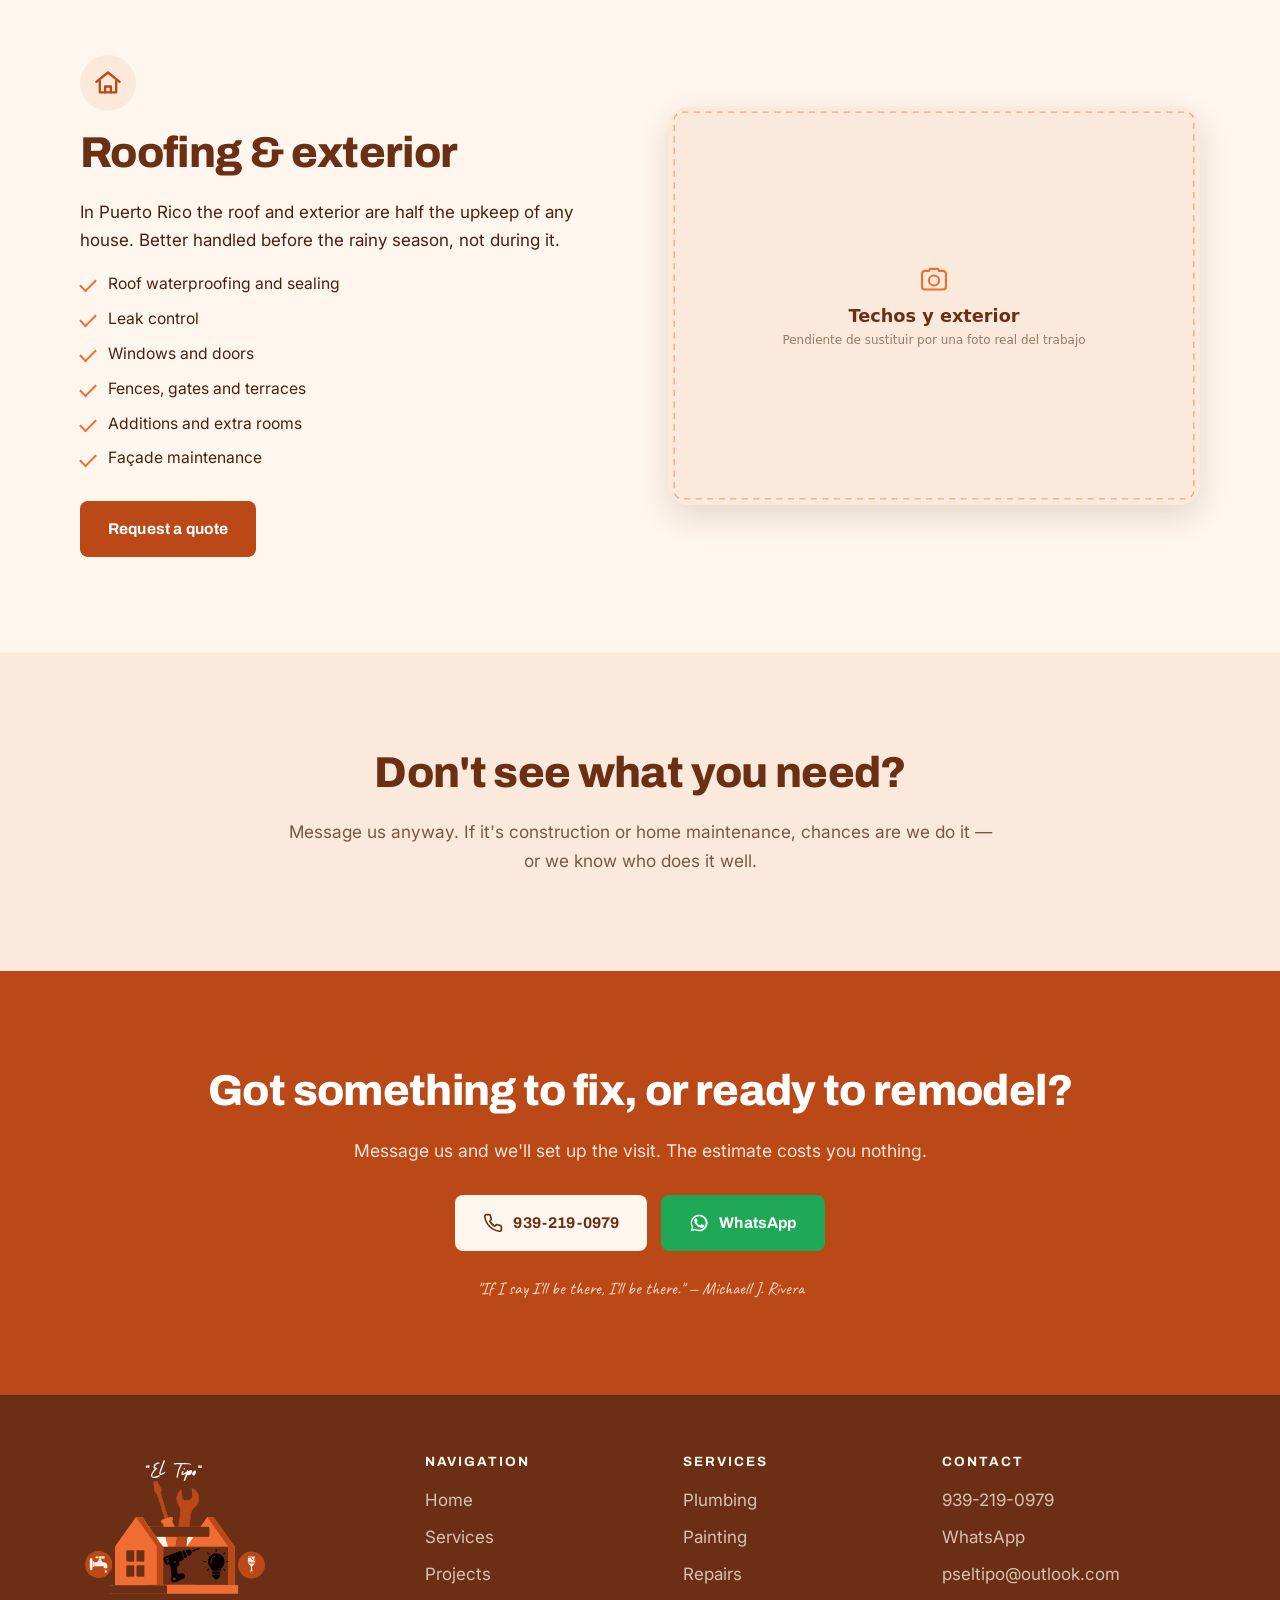
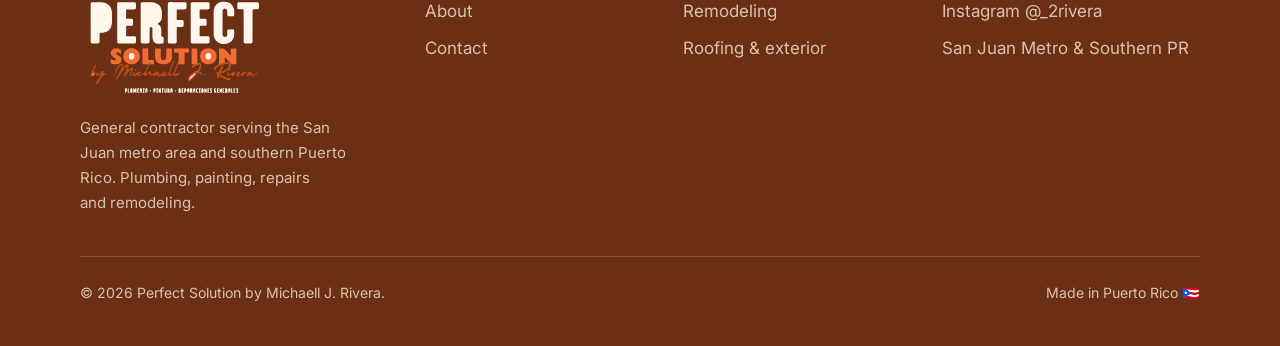
<file: en/services.html>
<!doctype html>
<html lang="en">
<head>
<meta charset="utf-8">
<meta name="viewport" content="width=device-width, initial-scale=1">
<title>Services | Perfect Solution — plumbing, painting, repairs and remodeling</title>
<meta name="description" content="Plumbing, interior and exterior painting, general repairs, bathroom and kitchen remodeling, roof sealing. San Juan metro area and southern Puerto Rico.">
<link rel="canonical" href="https://bryancampoos.github.io/powersolution/en/services.html">
<link rel="alternate" hreflang="es-pr" href="https://bryancampoos.github.io/powersolution/servicios.html">
<link rel="alternate" hreflang="en" href="https://bryancampoos.github.io/powersolution/en/services.html">
<link rel="alternate" hreflang="x-default" href="https://bryancampoos.github.io/powersolution/servicios.html">

<meta property="og:type" content="website">
<meta property="og:locale" content="en_US">
<meta property="og:title" content="Services | Perfect Solution — plumbing, painting, repairs and remodeling">
<meta property="og:description" content="Plumbing, interior and exterior painting, general repairs, bathroom and kitchen remodeling, roof sealing. San Juan metro area and southern Puerto Rico.">
<meta property="og:url" content="https://bryancampoos.github.io/powersolution/en/services.html">
<meta property="og:image" content="https://bryancampoos.github.io/powersolution/assets/logo/logo-512.png">
<meta name="theme-color" content="#6B2F15">

<link rel="icon" href="../favicon.ico" sizes="any">
<link rel="icon" href="../assets/logo/isotipo.svg" type="image/svg+xml">
<link rel="apple-touch-icon" href="../apple-touch-icon.png">
<link rel="manifest" href="../site.webmanifest">

<link rel="preconnect" href="https://fonts.googleapis.com">
<link rel="preconnect" href="https://fonts.gstatic.com" crossorigin>
<link rel="stylesheet" href="https://fonts.googleapis.com/css2?family=Archivo:wght@600;700;800&family=Caveat:wght@600&family=Inter:wght@400;500;600&display=swap">
<link rel="stylesheet" href="../assets/css/styles.css">
<script>document.documentElement.classList.add('js')</script>
</head>
<body>

<a class="saltar" href="#principal">Skip to content</a>

<svg width="0" height="0" style="position:absolute" aria-hidden="true" focusable="false"><defs>
  <symbol id="i-tel" viewBox="0 0 24 24" fill="none" stroke="currentColor" stroke-width="2" stroke-linecap="round" stroke-linejoin="round"><path d="M22 16.9v3a2 2 0 0 1-2.2 2 19.8 19.8 0 0 1-8.6-3.1 19.5 19.5 0 0 1-6-6A19.8 19.8 0 0 1 2.1 4.2 2 2 0 0 1 4.1 2h3a2 2 0 0 1 2 1.7c.1 1 .4 1.9.7 2.8a2 2 0 0 1-.5 2.1L8.1 9.9a16 16 0 0 0 6 6l1.3-1.3a2 2 0 0 1 2.1-.4c.9.3 1.8.6 2.8.7a2 2 0 0 1 1.7 2z"/></symbol>
  <symbol id="i-wa" viewBox="0 0 24 24" fill="currentColor"><path d="M17.5 14.4c-.3-.2-1.7-.9-2-1-.3-.1-.5-.2-.7.1-.2.3-.7 1-.9 1.2-.2.2-.3.2-.6.1-.3-.2-1.2-.5-2.3-1.4-.9-.8-1.4-1.7-1.6-2-.2-.3 0-.5.1-.6l.5-.5c.1-.2.2-.3.3-.5 0-.2 0-.4 0-.5 0-.2-.7-1.6-.9-2.2-.2-.6-.5-.5-.7-.5h-.6c-.2 0-.5.1-.8.4-.3.3-1 1-1 2.5s1.1 2.9 1.2 3.1c.2.2 2.1 3.2 5.1 4.4.7.3 1.3.5 1.7.6.7.2 1.4.2 1.9.1.6-.1 1.7-.7 2-1.4.2-.7.2-1.3.2-1.4-.1-.1-.3-.2-.6-.3z"/><path d="M12 2a10 10 0 0 0-8.6 15L2 22l5.2-1.4A10 10 0 1 0 12 2zm0 18.2c-1.6 0-3.1-.4-4.4-1.2l-.3-.2-3.1.8.8-3-.2-.3a8.2 8.2 0 1 1 7.2 3.9z"/></symbol>
  <symbol id="i-check" viewBox="0 0 24 24" fill="none" stroke="currentColor" stroke-width="2.4" stroke-linecap="round" stroke-linejoin="round"><path d="M20 6 9 17l-5-5"/></symbol>
  <symbol id="i-gota" viewBox="0 0 24 24" fill="none" stroke="currentColor" stroke-width="2" stroke-linecap="round" stroke-linejoin="round"><path d="M12 2.5S5.5 9.6 5.5 14a6.5 6.5 0 0 0 13 0c0-4.4-6.5-11.5-6.5-11.5z"/></symbol>
  <symbol id="i-brocha" viewBox="0 0 24 24" fill="none" stroke="currentColor" stroke-width="2" stroke-linecap="round" stroke-linejoin="round"><path d="M18.4 2.6a2 2 0 0 1 2.8 2.8L12 14.6 8.4 11z"/><path d="M8.4 11 5 14.4c-1 1-1 3.6-2.5 5.1 0 0 3.5.9 5.4-1a3.5 3.5 0 0 0 1-2.4"/></symbol>
  <symbol id="i-llave" viewBox="0 0 24 24" fill="none" stroke="currentColor" stroke-width="2" stroke-linecap="round" stroke-linejoin="round"><path d="M14.7 6.3a4.5 4.5 0 0 0 6 5.9l-8.5 8.5a2.4 2.4 0 0 1-3.4-3.4l8.5-8.5a4.5 4.5 0 0 0-5.9-6L14 6.4 11.9 8.6 8.7 5.4 10.9 3.2z"/></symbol>
  <symbol id="i-bano" viewBox="0 0 24 24" fill="none" stroke="currentColor" stroke-width="2" stroke-linecap="round" stroke-linejoin="round"><path d="M3 12h18v3a4 4 0 0 1-4 4H7a4 4 0 0 1-4-4z"/><path d="M6 12V5.5A2.5 2.5 0 0 1 8.5 3c1 0 1.8.6 2.2 1.4"/><path d="M6 19.5 5 22M18 19.5 19 22"/></symbol>
  <symbol id="i-cocina" viewBox="0 0 24 24" fill="none" stroke="currentColor" stroke-width="2" stroke-linecap="round" stroke-linejoin="round"><rect x="3" y="3" width="18" height="18" rx="2"/><path d="M3 11h18M7 7h.01M11 7h.01M7 15h4"/></symbol>
  <symbol id="i-techo" viewBox="0 0 24 24" fill="none" stroke="currentColor" stroke-width="2" stroke-linecap="round" stroke-linejoin="round"><path d="M2 11 12 3l10 8"/><path d="M5 10.5V20h14v-9.5"/><path d="M9.5 20v-5h5v5"/></symbol>
  <symbol id="i-doc" viewBox="0 0 24 24" fill="none" stroke="currentColor" stroke-width="2" stroke-linecap="round" stroke-linejoin="round"><path d="M14 2H7a2 2 0 0 0-2 2v16a2 2 0 0 0 2 2h10a2 2 0 0 0 2-2V7z"/><path d="M14 2v5h5M9 13h6M9 17h4"/></symbol>
  <symbol id="i-reloj" viewBox="0 0 24 24" fill="none" stroke="currentColor" stroke-width="2" stroke-linecap="round" stroke-linejoin="round"><circle cx="12" cy="12" r="9"/><path d="M12 7v5l3.2 1.8"/></symbol>
  <symbol id="i-mapa" viewBox="0 0 24 24" fill="none" stroke="currentColor" stroke-width="2" stroke-linecap="round" stroke-linejoin="round"><path d="M20 10.5c0 5.5-8 12-8 12s-8-6.5-8-12a8 8 0 1 1 16 0z"/><circle cx="12" cy="10.3" r="2.8"/></symbol>
  <symbol id="i-mail" viewBox="0 0 24 24" fill="none" stroke="currentColor" stroke-width="2" stroke-linecap="round" stroke-linejoin="round"><rect x="2.5" y="4.5" width="19" height="15" rx="2"/><path d="m3 6.5 9 6 9-6"/></symbol>
  <symbol id="i-flecha" viewBox="0 0 24 24" fill="none" stroke="currentColor" stroke-width="2.2" stroke-linecap="round" stroke-linejoin="round"><path d="M5 12h14M13 6l6 6-6 6"/></symbol>
  <symbol id="i-escudo" viewBox="0 0 24 24" fill="none" stroke="currentColor" stroke-width="2" stroke-linecap="round" stroke-linejoin="round"><path d="M12 2.5 4.5 5.5V11c0 5 3.2 9 7.5 10.5 4.3-1.5 7.5-5.5 7.5-10.5V5.5z"/><path d="m9 11.8 2.2 2.2 4-4"/></symbol>
  <symbol id="i-ventana" viewBox="0 0 24 24" fill="none" stroke="currentColor" stroke-width="2" stroke-linecap="round" stroke-linejoin="round"><rect x="3.5" y="3.5" width="17" height="17" rx="2"/><path d="M12 3.5v17M3.5 12h17"/></symbol>
  <symbol id="i-regla" viewBox="0 0 24 24" fill="none" stroke="currentColor" stroke-width="2" stroke-linecap="round" stroke-linejoin="round"><path d="M15.6 2.6 21.4 8.4a2 2 0 0 1 0 2.8L11.2 21.4a2 2 0 0 1-2.8 0L2.6 15.6a2 2 0 0 1 0-2.8L12.8 2.6a2 2 0 0 1 2.8 0z"/><path d="m7 11 2 2M10 8l2 2M13 5l2 2"/></symbol>
  <symbol id="i-ig" viewBox="0 0 24 24" fill="none" stroke="currentColor" stroke-width="2" stroke-linecap="round" stroke-linejoin="round"><rect x="2.6" y="2.6" width="18.8" height="18.8" rx="5.4"/><circle cx="12" cy="12" r="4.2"/><circle cx="17.5" cy="6.5" r="1.15" fill="currentColor" stroke="none"/></symbol>
</defs></svg>
<header class="header">
  <div class="contenedor header__fila">
    <a class="marca" href="index.html" aria-label="Perfect Solution — home">
      <img src="../assets/logo/isotipo.svg" alt="" width="44" height="44">
      <span class="marca__texto">
        <span class="marca__apodo">"El Tipo"</span>
        <span class="marca__nombre">Perfect <span>Solution</span></span>
      </span>
    </a>

    <button class="hamburguesa" type="button" aria-expanded="false" aria-controls="menu" aria-label="Open menu">
      <span></span>
    </button>

    <nav class="nav" id="menu" aria-label="Main">
      <ul>
        <li><a href="index.html">Home</a></li>
        <li><a href="services.html" aria-current="page">Services</a></li>
        <li><a href="projects.html">Projects</a></li>
        <li><a href="about.html">About</a></li>
        <li><a href="contact.html">Contact</a></li>
      </ul>
    </nav>

    <div class="header__acciones">
      <a class="tel-header" href="tel:+19392190979">
        <svg aria-hidden="true"><use href="#i-tel"/></svg>
        <span>939-219-0979</span>
      </a>
      <div class="idioma">
        <a href="../servicios.html" hreflang="es">ES</a>
        <a href="services.html" aria-current="true" hreflang="en">EN</a>
      </div>
    </div>
  </div>
</header>

<main id="principal">

  <section class="cabecera-pagina">
    <div class="contenedor">
      <p class="miga"><a href="index.html">Home</a> / Services</p>
      <h1>Services</h1>
      <p>From a leak at eleven at night to a full bathroom. Here's everything we take on.</p>
    </div>
  </section>

  <section class="seccion" id="plomeria">
    <div class="contenedor dos-col">
      <div class="revelar">
        <div class="tarjeta__icono"><svg aria-hidden="true"><use href="#i-gota"/></svg></div>
        <h2>Plumbing</h2>
        <p>What we get called for most, and usually in a hurry. We fix the failure and the cause behind it, so it doesn't come back in three months.</p>
        <ul class="lista-marcas">
            <li>Leak detection and repair</li>
            <li>Drain and pipe unclogging</li>
            <li>Water heaters: install and replace</li>
            <li>Faucets, mixers and bathroom fixtures</li>
            <li>Toilet, sink and basin installation</li>
            <li>Damaged pipe replacement</li>
        </ul>
        <div class="grupo-btn" style="margin-top:30px">
          <a class="btn btn--primario" href="contact.html">Request a quote</a>
        </div>
      </div>
      <div class="dos-col__media revelar">
        <img src="../assets/img/serv-plomeria.svg" alt="Plumbing" width="1200" height="900" loading="lazy">
      </div>
    </div>
  </section>

  <section class="seccion seccion--alt" id="pintura">
    <div class="contenedor dos-col dos-col--inverso">
      <div class="revelar">
        <div class="tarjeta__icono"><svg aria-hidden="true"><use href="#i-brocha"/></svg></div>
        <h2>Painting</h2>
        <p>The finish is what you see, but prep is what lasts. We seal, patch and put on as many coats as the job needs.</p>
        <ul class="lista-marcas">
            <li>Full interior painting</li>
            <li>Exterior and façade painting</li>
            <li>Crack sealing and patching</li>
            <li>Skim coating and wall levelling</li>
            <li>Doors, frames and trim</li>
            <li>Ceilings and eaves</li>
        </ul>
        <div class="grupo-btn" style="margin-top:30px">
          <a class="btn btn--primario" href="contact.html">Request a quote</a>
        </div>
      </div>
      <div class="dos-col__media revelar">
        <img src="../assets/img/serv-pintura.svg" alt="Painting" width="1200" height="900" loading="lazy">
      </div>
    </div>
  </section>

  <section class="seccion" id="reparaciones">
    <div class="contenedor dos-col">
      <div class="revelar">
        <div class="tarjeta__icono"><svg aria-hidden="true"><use href="#i-llave"/></svg></div>
        <h2>General repairs</h2>
        <p>The small job nobody wants to take. If it's been on your list for months, it's probably one of ours.</p>
        <ul class="lista-marcas">
            <li>Doors that stick or won't close</li>
            <li>Closets, cabinets and shelving</li>
            <li>Damaged drywall and ceilings</li>
            <li>Trim and baseboards</li>
            <li>Ceiling fans and fixture installs</li>
            <li>General adjustments and upkeep</li>
        </ul>
        <div class="grupo-btn" style="margin-top:30px">
          <a class="btn btn--primario" href="contact.html">Request a quote</a>
        </div>
      </div>
      <div class="dos-col__media revelar">
        <img src="../assets/img/serv-reparaciones.svg" alt="General repairs" width="1200" height="900" loading="lazy">
      </div>
    </div>
  </section>

  <section class="seccion seccion--alt" id="remodelacion">
    <div class="contenedor dos-col dos-col--inverso">
      <div class="revelar">
        <div class="tarjeta__icono"><svg aria-hidden="true"><use href="#i-bano"/></svg></div>
        <h2>Remodeling</h2>
        <p>Full bathrooms and kitchens, coordinated by one person. You pick the finishes; we handle the order the trades come in.</p>
        <ul class="lista-marcas">
            <li>Full bathroom remodels</li>
            <li>Full kitchen remodels</li>
            <li>Tile and flooring</li>
            <li>Cabinets, countertops and backsplash</li>
            <li>Drywall, ceilings and trim</li>
            <li>Closets and storage</li>
        </ul>
        <div class="grupo-btn" style="margin-top:30px">
          <a class="btn btn--primario" href="contact.html">Request a quote</a>
        </div>
      </div>
      <div class="dos-col__media revelar">
        <img src="../assets/img/serv-remodelacion.svg" alt="Remodeling" width="1200" height="900" loading="lazy">
      </div>
    </div>
  </section>

  <section class="seccion" id="exterior">
    <div class="contenedor dos-col">
      <div class="revelar">
        <div class="tarjeta__icono"><svg aria-hidden="true"><use href="#i-techo"/></svg></div>
        <h2>Roofing & exterior</h2>
        <p>In Puerto Rico the roof and exterior are half the upkeep of any house. Better handled before the rainy season, not during it.</p>
        <ul class="lista-marcas">
            <li>Roof waterproofing and sealing</li>
            <li>Leak control</li>
            <li>Windows and doors</li>
            <li>Fences, gates and terraces</li>
            <li>Additions and extra rooms</li>
            <li>Façade maintenance</li>
        </ul>
        <div class="grupo-btn" style="margin-top:30px">
          <a class="btn btn--primario" href="contact.html">Request a quote</a>
        </div>
      </div>
      <div class="dos-col__media revelar">
        <img src="../assets/img/serv-exterior.svg" alt="Roofing & exterior" width="1200" height="900" loading="lazy">
      </div>
    </div>
  </section>

  <section class="seccion seccion--alt">
    <div class="contenedor">
      <div class="encabezado-seccion centrado revelar" style="margin-bottom:0">
        <h2>Don't see what you need?</h2>
        <p>Message us anyway. If it's construction or home maintenance, chances are we do it — or we know who does it well.</p>
      </div>
    </div>
  </section>

  <section class="seccion cta-cierre">
    <div class="contenedor">
      <h2>Got something to fix, or ready to remodel?</h2>
      <p>Message us and we'll set up the visit. The estimate costs you nothing.</p>
      <div class="grupo-btn">
        <a class="btn btn--claro" href="tel:+19392190979">
          <svg aria-hidden="true"><use href="#i-tel"/></svg>
          939-219-0979
        </a>
        <a class="btn btn--wa" href="https://wa.me/19392190979?text=Hi%20Michaell%2C%20I%20saw%20your%20website%20and%20I%20need%20help%20with..." target="_blank" rel="noopener">
          <svg aria-hidden="true"><use href="#i-wa"/></svg>
          WhatsApp
        </a>
      </div>
      <p class="firma">"If I say I'll be there, I'll be there." — Michaell J. Rivera</p>
    </div>
  </section>
</main>

<footer class="footer">
  <div class="contenedor">
    <div class="footer__rejilla">
      <div>
        <img class="footer__logo" src="../assets/logo/logo-light.svg" alt="Perfect Solution by Michaell J. Rivera" width="190" height="244">
        <p style="font-size:.94rem">General contractor serving the San Juan metro area and southern Puerto Rico. Plumbing, painting, repairs and remodeling.</p>
      </div>

      <div>
        <h3>Navigation</h3>
        <ul>
          <li><a href="index.html">Home</a></li>
          <li><a href="services.html">Services</a></li>
          <li><a href="projects.html">Projects</a></li>
          <li><a href="about.html">About</a></li>
          <li><a href="contact.html">Contact</a></li>
        </ul>
      </div>

      <div>
        <h3>Services</h3>
        <ul>
          <li><a href="services.html#plomeria">Plumbing</a></li>
          <li><a href="services.html#pintura">Painting</a></li>
          <li><a href="services.html#reparaciones">Repairs</a></li>
          <li><a href="services.html#remodelacion">Remodeling</a></li>
          <li><a href="services.html#exterior">Roofing & exterior</a></li>
        </ul>
      </div>

      <div>
        <h3>Contact</h3>
        <ul>
          <li><a href="tel:+19392190979">939-219-0979</a></li>
          <li><a href="https://wa.me/19392190979" target="_blank" rel="noopener">WhatsApp</a></li>
          <li><a href="mailto:pseltipo@outlook.com">pseltipo@outlook.com</a></li>
          <li><a href="https://www.instagram.com/_2rivera/" target="_blank" rel="noopener">Instagram @_2rivera</a></li>
          <li>San Juan Metro & Southern PR</li>
        </ul>
      </div>
    </div>

    <div class="footer__pie">
      <p>© <span data-anio>2026</span> Perfect Solution by Michaell J. Rivera.</p>
      <p>Made in Puerto Rico 🇵🇷</p>
    </div>
  </div>
</footer>

<a class="wa-flotante" href="https://wa.me/19392190979?text=Hi%20Michaell%2C%20I%20saw%20your%20website%20and%20I%20need%20help%20with..." target="_blank" rel="noopener" aria-label="Message us on WhatsApp">
  <svg aria-hidden="true"><use href="#i-wa"/></svg>
</a>

<div class="barra-movil">
  <a href="tel:+19392190979"><svg aria-hidden="true"><use href="#i-tel"/></svg> Call</a>
  <a href="https://wa.me/19392190979?text=Hi%20Michaell%2C%20I%20saw%20your%20website%20and%20I%20need%20help%20with..." target="_blank" rel="noopener"><svg aria-hidden="true"><use href="#i-wa"/></svg> WhatsApp</a>
</div>

<script src="../assets/js/main.js" defer></script>
</body>
</html>
</file>
<file: assets/css/styles.css>
/* ==========================================================================
   Perfect Solution — sistema de diseño
   Paleta extraída del logo. El crema es el fondo del sitio, no el blanco.
   ========================================================================== */

/* --- tokens --------------------------------------------------------------- */
:root {
  --naranja:        #EF6C33;
  --terracota:      #BB4817;
  --marron:         #6B2F15;
  --marron-oscuro:  #4A2010;
  --crema:          #FFF6ED;
  --crema-2:        #FBEADC;
  --negro:          #1A1310;
  --blanco:         #FFFFFF;

  --texto:          #4A2010;
  --texto-suave:    #7A5844;
  --borde:          #E8D5C4;

  --sombra-sm: 0 1px 3px rgba(74, 32, 16, .08);
  --sombra:    0 2px 12px rgba(74, 32, 16, .09);
  --sombra-lg: 0 12px 32px rgba(74, 32, 16, .14);

  --radio-sm: 8px;
  --radio:    14px;
  --radio-lg: 22px;

  --ancho: 1200px;
  --canal: 24px;
  --seccion: 96px;

  --fuente-titulo: 'Archivo', system-ui, sans-serif;
  --fuente-texto:  'Inter', system-ui, sans-serif;
  --fuente-mano:   'Caveat', cursive;

  --header-h: 76px;
}

@media (max-width: 900px) {
  :root { --seccion: 64px; --header-h: 64px; }
}

/* --- reset ---------------------------------------------------------------- */
*, *::before, *::after { box-sizing: border-box; }

html { -webkit-text-size-adjust: 100%; scroll-behavior: smooth; }

@media (prefers-reduced-motion: reduce) {
  html { scroll-behavior: auto; }
  *, *::before, *::after {
    animation-duration: .01ms !important;
    transition-duration: .01ms !important;
  }
}

body {
  margin: 0;
  background: var(--crema);
  color: var(--texto);
  font-family: var(--fuente-texto);
  font-size: 17px;
  line-height: 1.65;
  -webkit-font-smoothing: antialiased;
  overflow-x: hidden;
}

img, svg, video { max-width: 100%; height: auto; display: block; }
/* <picture> no debe generar caja propia: así el <img> sigue siendo el hijo
   directo a efectos de layout y los estilos del comparador siguen valiendo. */
picture { display: contents; }
a { color: var(--terracota); text-decoration-thickness: 1px; text-underline-offset: 3px; }
button { font: inherit; }

h1, h2, h3, h4 {
  font-family: var(--fuente-titulo);
  color: var(--marron);
  line-height: 1.1;
  letter-spacing: -.015em;
  margin: 0 0 .5em;
  text-wrap: balance;
}
h1 { font-size: clamp(2.1rem, 5.2vw, 3.9rem); font-weight: 800; }
h2 { font-size: clamp(1.75rem, 3.6vw, 2.7rem); font-weight: 800; }
h3 { font-size: clamp(1.15rem, 1.9vw, 1.4rem); font-weight: 700; }
p  { margin: 0 0 1em; text-wrap: pretty; }
p:last-child { margin-bottom: 0; }

:focus-visible {
  outline: 3px solid var(--terracota);
  outline-offset: 3px;
  border-radius: 4px;
}

/* --- layout --------------------------------------------------------------- */
.contenedor {
  width: 100%;
  max-width: var(--ancho);
  margin-inline: auto;
  padding-inline: var(--canal);
}
@media (min-width: 900px) { :root { --canal: 40px; } }

.seccion { padding-block: var(--seccion); }
.seccion--alt { background: var(--crema-2); }
.seccion--marron { background: var(--marron); color: #F3E2D4; }
.seccion--marron h2, .seccion--marron h3 { color: var(--crema); }

.encabezado-seccion { max-width: 720px; margin-bottom: 48px; }
.encabezado-seccion.centrado { margin-inline: auto; text-align: center; }
.encabezado-seccion p { color: var(--texto-suave); font-size: 1.08rem; }

.antetitulo {
  display: inline-block;
  font-family: var(--fuente-titulo);
  font-size: .78rem;
  font-weight: 700;
  letter-spacing: .16em;
  text-transform: uppercase;
  color: var(--terracota);
  margin-bottom: 14px;
}
.seccion--marron .antetitulo { color: var(--naranja); }

.firma {
  font-family: var(--fuente-mano);
  font-size: 1.9rem;
  color: var(--terracota);
  line-height: 1.25;
}

.saltar {
  position: absolute; left: -9999px;
  background: var(--marron); color: var(--crema);
  padding: 12px 20px; border-radius: var(--radio-sm); z-index: 999;
}
.saltar:focus { left: 12px; top: 12px; }

/* --- botones -------------------------------------------------------------- */
.btn {
  display: inline-flex;
  align-items: center;
  justify-content: center;
  gap: 10px;
  min-height: 50px;
  padding: 13px 26px;
  border: 2px solid transparent;
  border-radius: var(--radio-sm);
  font-family: var(--fuente-titulo);
  font-size: .97rem;
  font-weight: 700;
  letter-spacing: .01em;
  text-decoration: none;
  cursor: pointer;
  transition: background-color .15s ease, border-color .15s ease,
              color .15s ease, transform .15s ease;
}
.btn:active { transform: translateY(1px); }
.btn svg { width: 20px; height: 20px; flex: none; }

/* terracota, no naranja: con texto blanco da 5.2:1 y cumple AA */
.btn--primario { background: var(--terracota); color: var(--blanco); }
.btn--primario:hover { background: var(--marron); }

.btn--wa { background: #1FA855; color: var(--blanco); }
.btn--wa:hover { background: #17853F; }

.btn--secundario { border-color: var(--marron); color: var(--marron); background: transparent; }
.btn--secundario:hover { background: var(--marron); color: var(--crema); }

.btn--claro { background: var(--crema); color: var(--marron); }
.btn--claro:hover { background: var(--blanco); }

.btn--fantasma-claro { border-color: rgba(255, 246, 237, .55); color: var(--crema); }
.btn--fantasma-claro:hover { background: rgba(255, 246, 237, .12); border-color: var(--crema); }

.grupo-btn { display: flex; flex-wrap: wrap; gap: 14px; }

/* --- header --------------------------------------------------------------- */
.header {
  position: sticky;
  top: 0;
  z-index: 100;
  background: rgba(255, 246, 237, .94);
  backdrop-filter: blur(10px);
  border-bottom: 1px solid var(--borde);
}
.header__fila {
  display: flex;
  align-items: center;
  gap: 20px;
  height: var(--header-h);
}

.marca { display: flex; align-items: center; gap: 11px; text-decoration: none; min-width: 0; }
.marca img { height: 44px; width: auto; flex: none; }
.marca__texto { display: flex; flex-direction: column; line-height: 1; min-width: 0; }
.marca__nombre {
  font-family: var(--fuente-titulo);
  font-weight: 800;
  font-size: 1.02rem;
  letter-spacing: -.01em;
  color: var(--marron);
  text-transform: uppercase;
}
.marca__nombre span { color: var(--terracota); }
.marca__apodo { font-family: var(--fuente-mano); font-size: 1.05rem; color: var(--terracota); }
.marca__nombre, .marca__apodo { white-space: nowrap; }

.nav { margin-left: auto; }
.nav ul { display: flex; align-items: center; gap: 4px; list-style: none; margin: 0; padding: 0; }
.nav a {
  display: block;
  padding: 9px 13px;
  border-radius: var(--radio-sm);
  font-weight: 600;
  font-size: .95rem;
  color: var(--marron);
  text-decoration: none;
  transition: background-color .15s ease;
}
.nav a:hover { background: var(--crema-2); }
.nav a[aria-current="page"] { color: var(--terracota); background: var(--crema-2); }

.header__acciones { display: flex; align-items: center; gap: 12px; flex: none; }

.tel-header {
  display: inline-flex;
  align-items: center;
  gap: 8px;
  font-family: var(--fuente-titulo);
  font-weight: 700;
  color: var(--marron);
  text-decoration: none;
  white-space: nowrap;
}
.tel-header:hover { color: var(--terracota); }
.tel-header svg { width: 18px; height: 18px; }

.idioma { display: flex; align-items: center; border: 1px solid var(--borde); border-radius: 999px; overflow: hidden; }
.idioma a {
  padding: 5px 11px;
  font-size: .78rem;
  font-weight: 700;
  font-family: var(--fuente-titulo);
  color: var(--texto-suave);
  text-decoration: none;
  transition: background-color .15s ease;
}
.idioma a:hover { background: var(--crema-2); }
.idioma a[aria-current="true"] { background: var(--marron); color: var(--crema); }

.hamburguesa {
  display: none;
  width: 46px; height: 46px;
  align-items: center; justify-content: center;
  background: transparent;
  border: 2px solid var(--borde);
  border-radius: var(--radio-sm);
  cursor: pointer;
}
.hamburguesa span {
  position: relative;
  display: block; width: 20px; height: 2px;
  background: var(--marron); border-radius: 2px;
  transition: background-color .15s ease;
}
.hamburguesa span::before, .hamburguesa span::after {
  content: ''; position: absolute; left: 0;
  width: 20px; height: 2px; background: var(--marron); border-radius: 2px;
  transition: transform .2s ease, top .2s ease;
}
.hamburguesa span::before { top: -6px; }
.hamburguesa span::after  { top: 6px; }
.hamburguesa[aria-expanded="true"] span { background: transparent; }
.hamburguesa[aria-expanded="true"] span::before { top: 0; transform: rotate(45deg); }
.hamburguesa[aria-expanded="true"] span::after  { top: 0; transform: rotate(-45deg); }

@media (max-width: 1040px) {
  .hamburguesa { display: flex; order: 3; }
  .header__acciones { order: 2; margin-left: auto; }
  .tel-header span { display: none; }
  .nav {
    position: fixed;
    inset: var(--header-h) 0 auto 0;
    margin: 0;
    background: var(--crema);
    border-bottom: 1px solid var(--borde);
    box-shadow: var(--sombra-lg);
    max-height: 0;
    overflow: hidden;
    transition: max-height .28s ease;
  }
  .nav[data-abierto="true"] { max-height: calc(100vh - var(--header-h)); overflow-y: auto; }
  .nav ul { flex-direction: column; align-items: stretch; gap: 0; padding: 10px var(--canal) 22px; }
  .nav a { padding: 14px 12px; font-size: 1.05rem; border-radius: var(--radio-sm); }
  .nav li + li { border-top: 1px solid var(--borde); }
}

/* En móvil el teléfono ya vive en la barra fija inferior: sobra en el header.
   El nombre pasa a dos líneas para no chocar con el selector de idioma. */
@media (max-width: 720px) {
  .header__fila { gap: 12px; }
  .tel-header { display: none; }
  .marca { overflow: hidden; }
  .marca img { height: 38px; }
  .marca__apodo { display: none; }
  .marca__nombre { font-size: .82rem; white-space: normal; line-height: 1.16; }
  .idioma a { padding: 5px 9px; font-size: .74rem; }
}
@media (max-width: 330px) { .marca__texto { display: none; } }

/* --- hero ----------------------------------------------------------------- */
.hero {
  position: relative;
  display: flex;
  align-items: center;
  min-height: clamp(500px, 76vh, 720px);
  padding-block: 72px;
  background: var(--marron-oscuro);
  overflow: hidden;
}
.hero__fondo { position: absolute; inset: 0; }
.hero__fondo img { width: 100%; height: 100%; object-fit: cover; opacity: .34; }
.hero__fondo::after {
  content: '';
  position: absolute; inset: 0;
  background: linear-gradient(105deg, rgba(74,32,16,.93) 0%, rgba(74,32,16,.78) 45%, rgba(74,32,16,.42) 100%);
}
.hero__contenido { position: relative; max-width: 760px; }
.hero h1 { color: var(--crema); margin-bottom: 20px; }
.hero h1 em { font-style: normal; color: var(--naranja); }
.hero__bajada {
  font-size: clamp(1.05rem, 1.7vw, 1.22rem);
  color: #EDD9C8;
  max-width: 620px;
  margin-bottom: 32px;
}
.hero .grupo-btn { margin-bottom: 30px; }
.hero__apodo {
  font-family: var(--fuente-mano);
  font-size: 1.65rem;
  color: var(--naranja);
  margin-bottom: 6px;
}

.hero__sellos { display: flex; flex-wrap: wrap; gap: 10px 22px; }
.hero__sellos li {
  display: flex; align-items: center; gap: 9px;
  font-size: .95rem; font-weight: 500; color: #EDD9C8;
}
.hero__sellos ul, .hero__sellos { list-style: none; margin: 0; padding: 0; }
.hero__sellos svg { width: 18px; height: 18px; color: var(--naranja); flex: none; }

/* --- barra de confianza --------------------------------------------------- */
.confianza { background: var(--terracota); color: var(--blanco); }
.confianza ul {
  display: grid;
  grid-template-columns: repeat(4, 1fr);
  gap: 1px;
  list-style: none; margin: 0; padding: 0;
}
.confianza li {
  display: flex; align-items: center; justify-content: center; gap: 11px;
  padding: 22px 16px;
  text-align: center;
  font-family: var(--fuente-titulo);
  font-weight: 600;
  font-size: .96rem;
  box-shadow: 1px 0 0 rgba(255, 255, 255, .18);
}
.confianza li:last-child { box-shadow: none; }
.confianza svg { width: 24px; height: 24px; flex: none; }
@media (max-width: 860px) {
  .confianza ul { grid-template-columns: repeat(2, 1fr); }
  .confianza li { font-size: .88rem; padding: 18px 12px; }
}

/* --- tarjetas de servicio ------------------------------------------------- */
.rejilla { display: grid; gap: 24px; }
.rejilla--3 { grid-template-columns: repeat(3, 1fr); }
.rejilla--2 { grid-template-columns: repeat(2, 1fr); }
.rejilla--4 { grid-template-columns: repeat(4, 1fr); }
@media (max-width: 980px) { .rejilla--3, .rejilla--4 { grid-template-columns: repeat(2, 1fr); } }
@media (max-width: 620px) { .rejilla--2, .rejilla--3, .rejilla--4 { grid-template-columns: 1fr; } }

.tarjeta {
  background: var(--blanco);
  border: 1px solid var(--borde);
  border-radius: var(--radio);
  padding: 30px 26px;
  box-shadow: var(--sombra-sm);
  transition: transform .2s ease, box-shadow .2s ease, border-color .2s ease;
}
.tarjeta:hover { transform: translateY(-4px); box-shadow: var(--sombra-lg); border-color: var(--naranja); }
.tarjeta h3 { margin-bottom: 8px; }
.tarjeta p { color: var(--texto-suave); font-size: .97rem; }

.tarjeta__icono {
  display: grid; place-items: center;
  width: 56px; height: 56px;
  margin-bottom: 18px;
  border-radius: 50%;
  background: var(--crema-2);
  color: var(--terracota);
}
.tarjeta__icono svg { width: 28px; height: 28px; }

.lista-marcas { list-style: none; margin: 16px 0 0; padding: 0; }
.lista-marcas li {
  position: relative;
  padding-left: 28px;
  margin-bottom: 9px;
  font-size: .98rem;
}
.lista-marcas li::before {
  content: '';
  position: absolute; left: 0; top: .52em;
  width: 16px; height: 9px;
  border-left: 2.5px solid var(--naranja);
  border-bottom: 2.5px solid var(--naranja);
  transform: rotate(-45deg);
}
.seccion--marron .lista-marcas li::before { border-color: var(--naranja); }

/* --- bloque a dos columnas ------------------------------------------------ */
.dos-col {
  display: grid;
  grid-template-columns: 1fr 1fr;
  gap: 56px;
  align-items: center;
}
.dos-col--inverso .dos-col__media { order: -1; }
.dos-col--arriba { align-items: start; }
@media (max-width: 900px) {
  .dos-col { grid-template-columns: 1fr; gap: 36px; }
  .dos-col--inverso .dos-col__media { order: 0; }
}
.dos-col__media img {
  width: 100%;
  border-radius: var(--radio-lg);
  box-shadow: var(--sombra-lg);
}

/* --- galería -------------------------------------------------------------- */
.galeria { display: grid; grid-template-columns: repeat(3, 1fr); gap: 18px; }
@media (max-width: 900px) { .galeria { grid-template-columns: repeat(2, 1fr); } }
@media (max-width: 560px) { .galeria { grid-template-columns: 1fr; } }

.galeria figure {
  position: relative;
  margin: 0;
  border-radius: var(--radio);
  overflow: hidden;
  background: var(--crema-2);
}
.galeria img { width: 100%; aspect-ratio: 4 / 3; object-fit: cover; transition: transform .35s ease; }
.galeria figure:hover img { transform: scale(1.04); }
.galeria figcaption {
  position: absolute; inset: auto 0 0 0;
  padding: 30px 18px 14px;
  background: linear-gradient(transparent, rgba(74, 32, 16, .88));
  color: var(--crema);
  font-family: var(--fuente-titulo);
  font-weight: 600;
  font-size: .95rem;
}

/* --- slider antes / después ----------------------------------------------- */
.comparador {
  position: relative;
  border-radius: var(--radio);
  overflow: hidden;
  background: var(--crema-2);
  touch-action: pan-y;
  user-select: none;
}
.comparador img { width: 100%; aspect-ratio: 4 / 3; object-fit: cover; display: block; }
.comparador__frente { position: absolute; inset: 0; width: 50%; overflow: hidden; }
.comparador__frente img { width: auto; height: 100%; max-width: none; }
.comparador__tirador {
  position: absolute; top: 0; bottom: 0; left: 50%;
  width: 4px; margin-left: -2px;
  background: var(--crema);
  cursor: ew-resize;
}
.comparador__tirador::after {
  content: '';
  position: absolute; top: 50%; left: 50%;
  width: 44px; height: 44px; margin: -22px 0 0 -22px;
  border-radius: 50%;
  background: var(--crema);
  box-shadow: var(--sombra-lg);
}
.comparador input[type="range"] {
  position: absolute; inset: 0;
  width: 100%; height: 100%;
  margin: 0; opacity: 0; cursor: ew-resize;
}
.comparador__etiqueta {
  position: absolute; top: 12px;
  padding: 5px 12px;
  border-radius: 999px;
  background: rgba(74, 32, 16, .8);
  color: var(--crema);
  font-family: var(--fuente-titulo);
  font-size: .74rem;
  font-weight: 700;
  letter-spacing: .08em;
  text-transform: uppercase;
  pointer-events: none;
}
.comparador__etiqueta--a { left: 12px; }
.comparador__etiqueta--b { right: 12px; }

/* --- proceso -------------------------------------------------------------- */
.pasos { counter-reset: paso; display: grid; grid-template-columns: repeat(4, 1fr); gap: 28px; list-style: none; margin: 0; padding: 0; }
@media (max-width: 980px) { .pasos { grid-template-columns: repeat(2, 1fr); } }
@media (max-width: 560px) { .pasos { grid-template-columns: 1fr; } }
.pasos li { counter-increment: paso; position: relative; padding-top: 12px; }
.pasos li::before {
  content: counter(paso, decimal-leading-zero);
  display: block;
  font-family: var(--fuente-titulo);
  font-size: 2.6rem;
  font-weight: 800;
  line-height: 1;
  color: var(--naranja);
  margin-bottom: 12px;
}
.pasos h3 { margin-bottom: 6px; }
.pasos p { color: var(--texto-suave); font-size: .97rem; }
.seccion--marron .pasos p { color: #D9C2B0; }

/* --- testimonios ---------------------------------------------------------- */
.testimonio {
  background: var(--blanco);
  border: 1px solid var(--borde);
  border-left: 4px solid var(--naranja);
  border-radius: var(--radio);
  padding: 28px 26px;
  box-shadow: var(--sombra-sm);
}
.testimonio blockquote { margin: 0 0 16px; font-size: 1.04rem; }
.testimonio figcaption { font-weight: 600; color: var(--marron); font-size: .95rem; }
.testimonio figcaption span { display: block; font-weight: 400; color: var(--texto-suave); font-size: .88rem; }

/* --- área de servicio ----------------------------------------------------- */
.pueblos { display: flex; flex-wrap: wrap; gap: 10px; list-style: none; margin: 0; padding: 0; }
.pueblos li {
  padding: 8px 17px;
  border: 1px solid var(--borde);
  border-radius: 999px;
  background: var(--blanco);
  font-size: .94rem;
  font-weight: 500;
}
.seccion--marron .pueblos li { background: rgba(255, 246, 237, .09); border-color: rgba(255, 246, 237, .25); color: #F3E2D4; }

/* --- CTA de cierre -------------------------------------------------------- */
.cta-cierre { background: var(--terracota); color: var(--blanco); text-align: center; }
.cta-cierre h2 { color: var(--blanco); }
.cta-cierre p { max-width: 620px; margin-inline: auto; font-size: 1.1rem; color: #FFE7D8; }
.cta-cierre .grupo-btn { justify-content: center; margin-top: 30px; }
.cta-cierre .firma { color: #FFD9C2; margin-top: 26px; }

/* --- formulario ----------------------------------------------------------- */
.formulario { display: grid; gap: 20px; }
.campo { display: grid; gap: 7px; }
.campo label { font-weight: 600; font-size: .95rem; color: var(--marron); }
.campo label span { color: var(--terracota); }
.campo input, .campo select, .campo textarea {
  width: 100%;
  padding: 13px 15px;
  border: 2px solid var(--borde);
  border-radius: var(--radio-sm);
  background: var(--blanco);
  color: var(--texto);
  font-family: inherit;
  font-size: 1rem;
  transition: border-color .15s ease;
}
.campo input:focus, .campo select:focus, .campo textarea:focus {
  border-color: var(--naranja);
  outline: none;
}
.campo textarea { min-height: 140px; resize: vertical; }
.campo__ayuda { font-size: .87rem; color: var(--texto-suave); }
.campo--miel { position: absolute; left: -9999px; }
@media (min-width: 700px) { .formulario__fila { display: grid; grid-template-columns: 1fr 1fr; gap: 20px; } }

.aviso {
  padding: 14px 18px;
  border-radius: var(--radio-sm);
  background: var(--crema-2);
  border-left: 4px solid var(--naranja);
  font-size: .95rem;
}

/* --- ficha de contacto ---------------------------------------------------- */
.datos { list-style: none; margin: 0; padding: 0; display: grid; gap: 22px; }
.datos li { display: flex; gap: 15px; align-items: flex-start; }
.datos svg { width: 24px; height: 24px; color: var(--terracota); flex: none; margin-top: 3px; }
.datos strong { display: block; font-family: var(--fuente-titulo); color: var(--marron); margin-bottom: 2px; }
.datos a { color: var(--terracota); font-weight: 600; text-decoration: none; }
.datos a:hover { text-decoration: underline; }
.seccion--marron .datos svg, .seccion--marron .datos a { color: var(--naranja); }
.seccion--marron .datos strong { color: var(--crema); }

/* --- footer --------------------------------------------------------------- */
.footer { background: var(--marron); color: #D9C2B0; padding-block: 60px 28px; }
.footer__rejilla {
  display: grid;
  grid-template-columns: 1.4fr 1fr 1fr 1.2fr;
  gap: 44px;
  padding-bottom: 40px;
}
@media (max-width: 900px) { .footer__rejilla { grid-template-columns: 1fr 1fr; gap: 34px; } }
@media (max-width: 560px) { .footer__rejilla { grid-template-columns: 1fr; } }
.footer img.footer__logo { width: 190px; margin-bottom: 18px; }
.footer h3 {
  color: var(--crema);
  font-size: .84rem;
  letter-spacing: .14em;
  text-transform: uppercase;
  margin-bottom: 16px;
}
.footer ul { list-style: none; margin: 0; padding: 0; }
.footer li { margin-bottom: 9px; }
.footer a { color: #D9C2B0; text-decoration: none; }
.footer a:hover { color: var(--naranja); }
.footer__pie {
  border-top: 1px solid rgba(255, 246, 237, .16);
  padding-top: 24px;
  display: flex;
  flex-wrap: wrap;
  gap: 12px 26px;
  justify-content: space-between;
  font-size: .88rem;
}

/* --- flotantes ------------------------------------------------------------ */
.wa-flotante {
  position: fixed;
  right: 20px;
  bottom: 20px;
  z-index: 90;
  display: grid;
  place-items: center;
  width: 58px; height: 58px;
  border-radius: 50%;
  background: #1FA855;
  color: #fff;
  box-shadow: var(--sombra-lg);
  transition: transform .18s ease;
}
.wa-flotante:hover { transform: scale(1.07); }
.wa-flotante svg { width: 30px; height: 30px; }

.barra-movil { display: none; }
@media (max-width: 720px) {
  .wa-flotante { display: none; }
  .barra-movil {
    position: fixed;
    inset: auto 0 0 0;
    z-index: 95;
    display: grid;
    grid-template-columns: 1fr 1fr;
    background: var(--marron);
    box-shadow: 0 -2px 14px rgba(74, 32, 16, .3);
  }
  .barra-movil a {
    display: flex; align-items: center; justify-content: center; gap: 9px;
    padding: 15px 10px;
    font-family: var(--fuente-titulo);
    font-weight: 700;
    font-size: .95rem;
    color: var(--crema);
    text-decoration: none;
  }
  .barra-movil a + a { background: #1FA855; }
  .barra-movil svg { width: 20px; height: 20px; }
  body { padding-bottom: 56px; }
}

/* --- cabecera de página interior ------------------------------------------ */
.cabecera-pagina {
  background: var(--marron);
  color: #E7D3C3;
  padding-block: 64px 56px;
}
.cabecera-pagina h1 { color: var(--crema); margin-bottom: 14px; }
.cabecera-pagina p { max-width: 640px; font-size: 1.08rem; }
.miga { font-size: .87rem; margin-bottom: 18px; color: #C0A28E; }
.miga a { color: #C0A28E; text-decoration: none; }
.miga a:hover { color: var(--naranja); }

/* --- placeholder de foto -------------------------------------------------- */
.pendiente {
  display: grid;
  place-items: center;
  gap: 6px;
  aspect-ratio: 4 / 3;
  border: 2px dashed var(--borde);
  border-radius: var(--radio);
  background: var(--crema-2);
  color: var(--texto-suave);
  text-align: center;
  padding: 20px;
}
.pendiente svg { width: 40px; height: 40px; color: var(--naranja); }
.pendiente b { font-family: var(--fuente-titulo); color: var(--marron); font-size: .95rem; }
.pendiente small { font-size: .82rem; max-width: 240px; }

/* --- animación de entrada --------------------------------------------------
   Se oculta solo si hay JS (la clase .js la pone un script inline en el head).
   Sin JS el contenido se ve igual: nunca queda una sección en blanco. */
.js .revelar { opacity: 0; transform: translateY(18px); transition: opacity .55s ease, transform .55s ease; }
.js .revelar.visible { opacity: 1; transform: none; }
@media (prefers-reduced-motion: reduce) {
  .js .revelar { opacity: 1; transform: none; }
}
</file>
